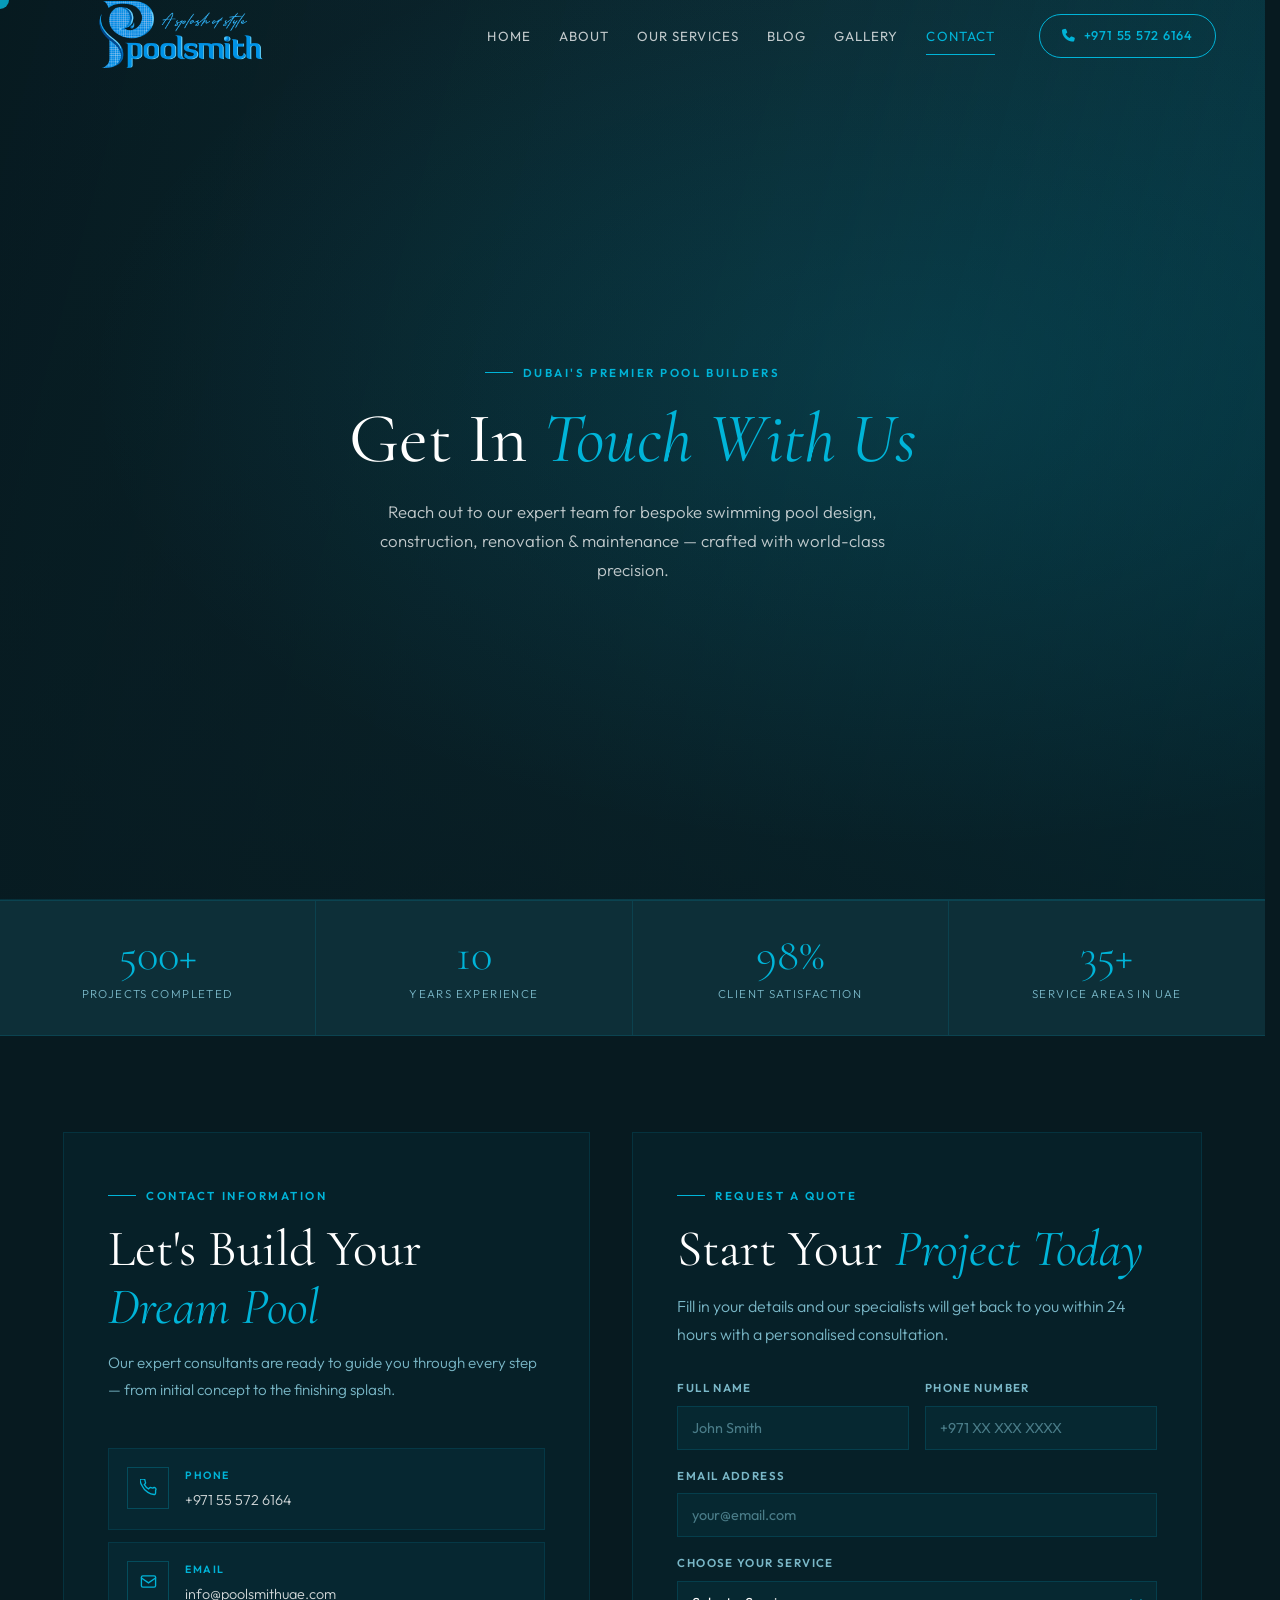
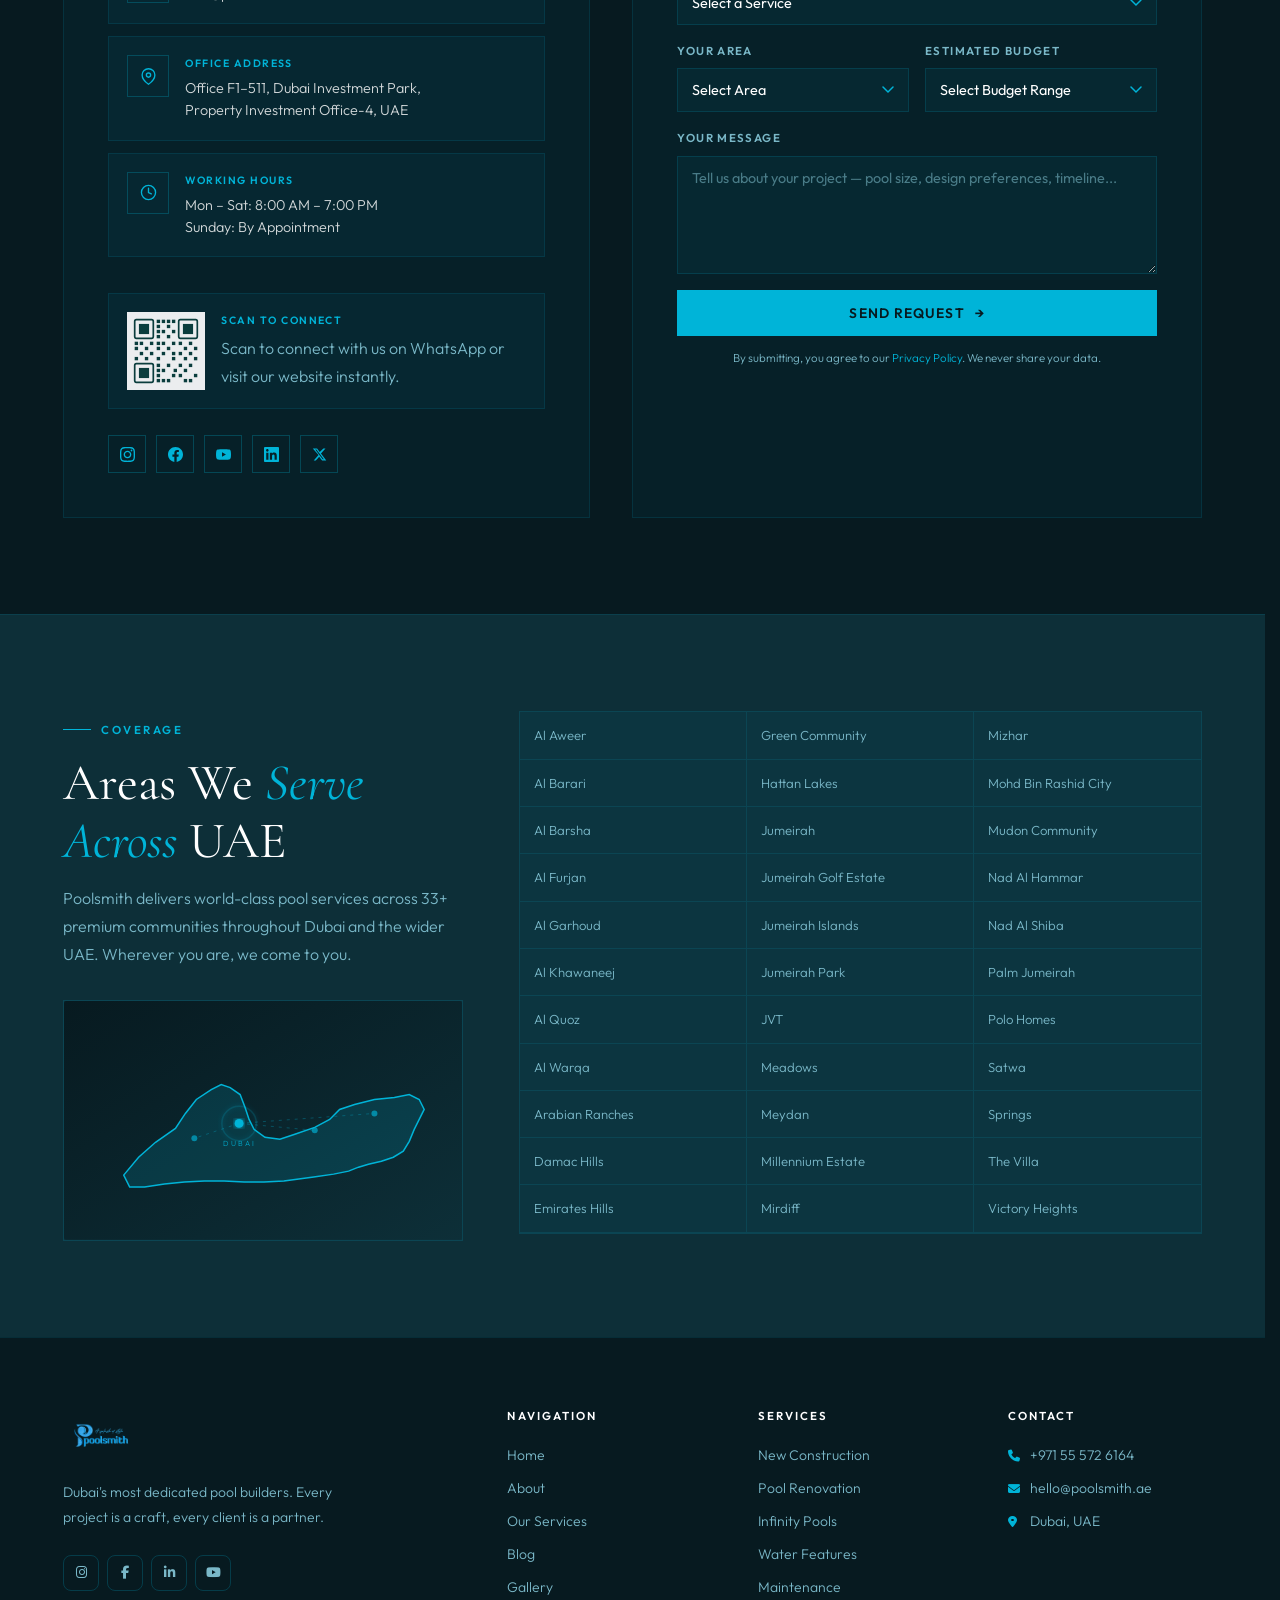
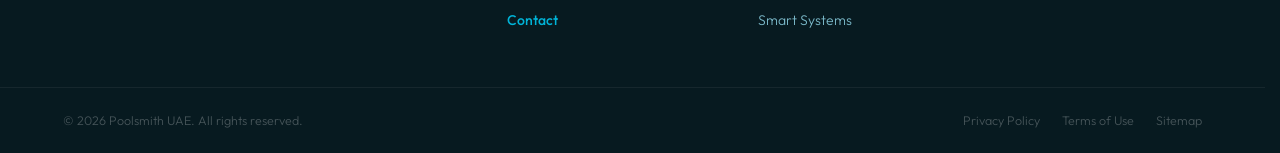
<file: contact.html>
<!DOCTYPE html>
<html lang="en">
<head>
  <meta charset="UTF-8">
  <meta name="description" content="Get in touch with Poolsmith UAE for a free consultation on your pool project. Call +971 55 572 6164 or fill out our online enquiry form." />
  <meta name="viewport" content="width=device-width, initial-scale=1.0">
  <title>Contact Poolsmith Dubai — Get a Free Pool Quote</title>
  <meta name="robots" content="index, follow" />
  <link rel="canonical" href="https://poolsmithuae.com/contact.html" />

  <!-- Favicon -->
  <link rel="icon" href="images/pool.jpg" type="image/jpeg" />

  <!-- Open Graph -->
  <meta property="og:type"        content="website" />
  <meta property="og:url"         content="https://poolsmithuae.com/contact.html" />
  <meta property="og:title"       content="Contact Poolsmith Dubai — Get a Free Pool Quote" />
  <meta property="og:description" content="Get in touch with Poolsmith UAE for a free consultation on your pool project. Call +971 55 572 6164 or fill out our online enquiry form." />
  <meta property="og:image"       content="https://images.unsplash.com/photo-1575429198097-0414ec08e8cd?w=1200&q=80" />

  <!-- Twitter Card -->
  <meta name="twitter:card"        content="summary_large_image" />
  <meta name="twitter:title"       content="Contact Poolsmith Dubai — Get a Free Pool Quote" />
  <meta name="twitter:description" content="Get in touch with Poolsmith UAE for a free consultation on your pool project. Call +971 55 572 6164 or fill out our online enquiry form." />
  <meta name="twitter:image"       content="https://images.unsplash.com/photo-1575429198097-0414ec08e8cd?w=1200&q=80" />

  <link rel="preconnect" href="https://fonts.googleapis.com" />
  <link rel="preconnect" href="https://fonts.gstatic.com" crossorigin />
  <link href="https://fonts.googleapis.com/css2?family=Cormorant+Garamond:ital,wght@0,300;0,400;0,600;1,300;1,400&family=Outfit:wght@300;400;500;600&display=swap" rel="stylesheet" />
  <link rel="stylesheet" href="https://cdnjs.cloudflare.com/ajax/libs/font-awesome/6.5.1/css/all.min.css" />
  <link rel="stylesheet" href="css/style.css" />
  <link rel="stylesheet" href="css/contact.css">
  <link rel="stylesheet" href="css/footer.css" />
</head>
<body class="page-contact">

<div id="cursor" class="cursor" aria-hidden="true"></div>

<!-- ═══════════════════════════════════════
     NAV
═══════════════════════════════════════ -->
 <div id="navbar-placeholder" data-page="contact"></div>

<!-- ═══════════════════════════════════════
     HERO — dark-teal left → bright-teal right
═══════════════════════════════════════ -->
<section class="hero">
  <div class="hero-ring"></div>
  <div class="hero-content anim anim-d1">
    <div class="hero-badge">
      <span>✦</span> Dubai's Premier Pool Builders
    </div>
    <h1>Get In <em>Touch With Us</em></h1>
    <p class="hero-sub">Reach out to our expert team for bespoke swimming pool design, construction, renovation &amp; maintenance — crafted with world-class precision.</p>
  </div>
</section>

<!-- ═══════════════════════════════════════
     STATS
═══════════════════════════════════════ -->
<div class="stats-bar">
  <div class="stat-item">
    <div class="stat-num">500+</div>
    <div class="stat-label">Projects Completed</div>
  </div>
  <div class="stat-item">
    <div class="stat-num">10</div>
    <div class="stat-label">Years Experience</div>
  </div>
  <div class="stat-item">
    <div class="stat-num">98%</div>
    <div class="stat-label">Client Satisfaction</div>
  </div>
  <div class="stat-item">
    <div class="stat-num">35+</div>
    <div class="stat-label">Service Areas in UAE</div>
  </div>
</div>

<!-- ═══════════════════════════════════════
     CONTACT MAIN
═══════════════════════════════════════ -->
<section class="contact-main">

  <!-- LEFT: info -->
  <div class="contact-info anim anim-d2">
    <div class="section-label">Contact Information</div>
    <h2>Let's Build Your<br><em>Dream Pool</em></h2>
    <p>Our expert consultants are ready to guide you through every step — from initial concept to the finishing splash.</p>

    <div class="info-cards">
      <div class="info-card">
        <div class="info-icon">
          <svg width="17" height="17" viewBox="0 0 24 24" fill="none" stroke="currentColor" stroke-width="1.9" stroke-linecap="round"><path d="M22 16.92v3a2 2 0 01-2.18 2 19.79 19.79 0 01-8.63-3.07A19.5 19.5 0 013.07 9.81 19.79 19.79 0 01.01 1.18 2 2 0 012 .01h3a2 2 0 012 1.72c.127.96.361 1.903.7 2.81a2 2 0 01-.45 2.11L6.09 7.91a16 16 0 006 6l1.27-1.27a2 2 0 012.11-.45c.907.339 1.85.573 2.81.7A2 2 0 0122 16h0v.92z"/></svg>
        </div>
        <div>
          <div class="info-text-label">Phone</div>
          <div class="info-text-val">+971 55 572 6164</div>
        </div>
      </div>
      <div class="info-card">
        <div class="info-icon">
          <svg width="17" height="17" viewBox="0 0 24 24" fill="none" stroke="currentColor" stroke-width="1.9" stroke-linecap="round"><rect x="2" y="4" width="20" height="16" rx="2"/><path d="M22 7l-10 7L2 7"/></svg>
        </div>
        <div>
          <div class="info-text-label">Email</div>
          <div class="info-text-val">info@poolsmithuae.com</div>
        </div>
      </div>
      <div class="info-card">
        <div class="info-icon">
          <svg width="17" height="17" viewBox="0 0 24 24" fill="none" stroke="currentColor" stroke-width="1.9" stroke-linecap="round"><path d="M21 10c0 7-9 13-9 13s-9-6-9-13a9 9 0 0118 0z"/><circle cx="12" cy="10" r="3"/></svg>
        </div>
        <div>
          <div class="info-text-label">Office Address</div>
          <div class="info-text-val">Office F1–511, Dubai Investment Park,<br>Property Investment Office-4, UAE</div>
        </div>
      </div>
      <div class="info-card">
        <div class="info-icon">
          <svg width="17" height="17" viewBox="0 0 24 24" fill="none" stroke="currentColor" stroke-width="1.9" stroke-linecap="round"><circle cx="12" cy="12" r="10"/><polyline points="12 6 12 12 16 14"/></svg>
        </div>
        <div>
          <div class="info-text-label">Working Hours</div>
          <div class="info-text-val">Mon – Sat: 8:00 AM – 7:00 PM<br>Sunday: By Appointment</div>
        </div>
      </div>
    </div>

    <!-- QR -->
    <div class="qr-section">
      <div class="qr-box">
        <svg viewBox="0 0 78 78" xmlns="http://www.w3.org/2000/svg" fill="#0a3d3d">
          <rect x="2" y="2" width="22" height="22" rx="2" fill="none" stroke="#0a3d3d" stroke-width="2"/>
          <rect x="7" y="7" width="12" height="12"/>
          <rect x="54" y="2" width="22" height="22" rx="2" fill="none" stroke="#0a3d3d" stroke-width="2"/>
          <rect x="59" y="7" width="12" height="12"/>
          <rect x="2" y="54" width="22" height="22" rx="2" fill="none" stroke="#0a3d3d" stroke-width="2"/>
          <rect x="7" y="59" width="12" height="12"/>
          <rect x="28" y="2" width="4" height="4"/><rect x="34" y="2" width="4" height="4"/>
          <rect x="40" y="2" width="4" height="4"/><rect x="46" y="2" width="4" height="4"/>
          <rect x="28" y="8" width="4" height="4"/><rect x="40" y="8" width="4" height="4"/>
          <rect x="28" y="14" width="4" height="4"/><rect x="34" y="14" width="4" height="4"/>
          <rect x="46" y="14" width="4" height="4"/><rect x="28" y="20" width="4" height="4"/>
          <rect x="40" y="20" width="4" height="4"/><rect x="2" y="28" width="4" height="4"/>
          <rect x="8" y="28" width="4" height="4"/><rect x="20" y="28" width="4" height="4"/>
          <rect x="28" y="28" width="4" height="4"/><rect x="34" y="28" width="4" height="4"/>
          <rect x="46" y="28" width="4" height="4"/><rect x="54" y="28" width="4" height="4"/>
          <rect x="66" y="28" width="4" height="4"/><rect x="2" y="34" width="4" height="4"/>
          <rect x="14" y="34" width="4" height="4"/><rect x="28" y="34" width="4" height="4"/>
          <rect x="40" y="34" width="4" height="4"/><rect x="60" y="34" width="4" height="4"/>
          <rect x="72" y="34" width="4" height="4"/><rect x="8" y="40" width="4" height="4"/>
          <rect x="20" y="40" width="4" height="4"/><rect x="34" y="40" width="4" height="4"/>
          <rect x="46" y="40" width="4" height="4"/><rect x="54" y="40" width="4" height="4"/>
          <rect x="66" y="40" width="4" height="4"/><rect x="2" y="46" width="4" height="4"/>
          <rect x="14" y="46" width="4" height="4"/><rect x="28" y="46" width="4" height="4"/>
          <rect x="46" y="46" width="4" height="4"/><rect x="60" y="46" width="4" height="4"/>
          <rect x="72" y="46" width="4" height="4"/><rect x="28" y="54" width="4" height="4"/>
          <rect x="40" y="54" width="4" height="4"/><rect x="54" y="54" width="4" height="4"/>
          <rect x="66" y="54" width="4" height="4"/><rect x="28" y="60" width="4" height="4"/>
          <rect x="34" y="60" width="4" height="4"/><rect x="48" y="60" width="4" height="4"/>
          <rect x="60" y="60" width="4" height="4"/><rect x="28" y="66" width="4" height="4"/>
          <rect x="46" y="66" width="4" height="4"/><rect x="54" y="66" width="4" height="4"/>
          <rect x="72" y="66" width="4" height="4"/><rect x="28" y="72" width="4" height="4"/>
          <rect x="34" y="72" width="4" height="4"/><rect x="40" y="72" width="4" height="4"/>
          <rect x="60" y="72" width="4" height="4"/><rect x="66" y="72" width="4" height="4"/>
        </svg>
      </div>
      <div>
        <div class="qr-text-label">Scan to Connect</div>
        <div class="qr-text-desc">Scan to connect with us on WhatsApp or visit our website instantly.</div>
      </div>
    </div>

    <!-- Social -->
    <div class="social-row">
      <a href="#" class="social-btn" aria-label="Instagram"><svg width="15" height="15" viewBox="0 0 24 24" fill="currentColor"><path d="M12 2.163c3.204 0 3.584.012 4.85.07 3.252.148 4.771 1.691 4.919 4.919.058 1.265.069 1.645.069 4.849 0 3.205-.012 3.584-.069 4.849-.149 3.225-1.664 4.771-4.919 4.919-1.266.058-1.644.07-4.85.07-3.204 0-3.584-.012-4.849-.07-3.26-.149-4.771-1.699-4.919-4.92-.058-1.265-.07-1.644-.07-4.849 0-3.204.013-3.583.07-4.849.149-3.227 1.664-4.771 4.919-4.919 1.266-.057 1.645-.069 4.849-.069zm0-2.163c-3.259 0-3.667.014-4.947.072-4.358.2-6.78 2.618-6.98 6.98-.059 1.281-.073 1.689-.073 4.948 0 3.259.014 3.668.072 4.948.2 4.358 2.618 6.78 6.98 6.98 1.281.058 1.689.072 4.948.072 3.259 0 3.668-.014 4.948-.072 4.354-.2 6.782-2.618 6.979-6.98.059-1.28.073-1.689.073-4.948 0-3.259-.014-3.667-.072-4.947-.196-4.354-2.617-6.78-6.979-6.98-1.281-.059-1.69-.073-4.949-.073zm0 5.838c-3.403 0-6.162 2.759-6.162 6.162s2.759 6.163 6.162 6.163 6.162-2.759 6.162-6.163c0-3.403-2.759-6.162-6.162-6.162zm0 10.162c-2.209 0-4-1.79-4-4 0-2.209 1.791-4 4-4s4 1.791 4 4c0 2.21-1.791 4-4 4zm6.406-11.845c-.796 0-1.441.645-1.441 1.44s.645 1.44 1.441 1.44c.795 0 1.439-.645 1.439-1.44s-.644-1.44-1.439-1.44z"/></svg></a>
      <a href="#" class="social-btn" aria-label="Facebook"><svg width="15" height="15" viewBox="0 0 24 24" fill="currentColor"><path d="M24 12.073c0-6.627-5.373-12-12-12s-12 5.373-12 12c0 5.99 4.388 10.954 10.125 11.854v-8.385H7.078v-3.47h3.047V9.43c0-3.007 1.792-4.669 4.533-4.669 1.312 0 2.686.235 2.686.235v2.953H15.83c-1.491 0-1.956.925-1.956 1.874v2.25h3.328l-.532 3.47h-2.796v8.385C19.612 23.027 24 18.062 24 12.073z"/></svg></a>
      <a href="#" class="social-btn" aria-label="YouTube"><svg width="15" height="15" viewBox="0 0 24 24" fill="currentColor"><path d="M23.495 6.205a3.007 3.007 0 0 0-2.088-2.088c-1.87-.501-9.396-.501-9.396-.501s-7.507-.01-9.396.501A3.007 3.007 0 0 0 .527 6.205a31.247 31.247 0 0 0-.522 5.805 31.247 31.247 0 0 0 .522 5.783 3.007 3.007 0 0 0 2.088 2.088c1.868.502 9.396.502 9.396.502s7.506 0 9.396-.502a3.007 3.007 0 0 0 2.088-2.088 31.247 31.247 0 0 0 .5-5.783 31.247 31.247 0 0 0-.5-5.805zM9.609 15.601V8.408l6.264 3.602z"/></svg></a>
      <a href="#" class="social-btn" aria-label="LinkedIn"><svg width="15" height="15" viewBox="0 0 24 24" fill="currentColor"><path d="M20.447 20.452h-3.554v-5.569c0-1.328-.027-3.037-1.852-3.037-1.853 0-2.136 1.445-2.136 2.939v5.667H9.351V9h3.414v1.561h.046c.477-.9 1.637-1.85 3.37-1.85 3.601 0 4.267 2.37 4.267 5.455v6.286zM5.337 7.433c-1.144 0-2.063-.926-2.063-2.065 0-1.138.92-2.063 2.063-2.063 1.14 0 2.064.925 2.064 2.063 0 1.139-.925 2.065-2.064 2.065zm1.782 13.019H3.555V9h3.564v11.452zM22.225 0H1.771C.792 0 0 .774 0 1.729v20.542C0 23.227.792 24 1.771 24h20.451C23.2 24 24 23.227 24 22.271V1.729C24 .774 23.2 0 22.222 0h.003z"/></svg></a>
      <a href="#" class="social-btn" aria-label="X"><svg width="15" height="15" viewBox="0 0 24 24" fill="currentColor"><path d="M18.244 2.25h3.308l-7.227 8.26 8.502 11.24H16.17l-4.714-6.231-5.401 6.231H2.746l7.73-8.835L1.254 2.25H8.08l4.259 5.632zm-1.161 17.52h1.833L7.084 4.126H5.117z"/></svg></a>
    </div>
  </div>

  <!-- RIGHT: form -->
  <div class="contact-form-wrap anim anim-d3">
    <div class="form-header">
      <div class="section-label">Request a Quote</div>
      <h2>Start Your <em>Project Today</em></h2>
      <p>Fill in your details and our specialists will get back to you within 24 hours with a personalised consultation.</p>
    </div>

    <div id="quoteForm">
      <div class="form-row">
        <div class="form-group">
          <label for="fname">Full Name</label>
          <input type="text" id="fname" placeholder="John Smith" required>
        </div>
        <div class="form-group">
          <label for="phone">Phone Number</label>
          <input type="tel" id="fphone" placeholder="+971 XX XXX XXXX" required>
        </div>
      </div>
      <div class="form-group">
        <label for="email">Email Address</label>
        <input type="email" id="email" placeholder="your@email.com" required>
      </div>
      <div class="form-group">
        <label for="service">Choose Your Service</label>
        <select id="service">
          <option value="" disabled selected>Select a Service</option>
          <option>Pool Design</option><option>Pool Construction</option>
          <option>Pool Renovation</option><option>Pool Maintenance</option>
          <option>Landscaping</option><option>Equipment Maintenance</option>
          <option>Leak Detection</option><option>Pool Heating &amp; Cooling</option>
          <option>Technical Services</option>
        </select>
      </div>
      <div class="form-row">
        <div class="form-group">
          <label for="area">Your Area</label>
          <select id="area">
            <option value="" disabled selected>Select Area</option>
            <option>Al Aweer</option><option>Al Barari</option><option>Al Barsha</option>
            <option>Al Furjan</option><option>Al Garhoud</option><option>Al Khawaneej</option>
            <option>Al Quoz</option><option>Al Warqa</option><option>Arabian Ranches</option>
            <option>Damac Hills</option><option>Emirates Hills</option><option>Green Community</option>
            <option>Hattan Lakes</option><option>Jumeirah</option><option>Jumeirah Golf Estate</option>
            <option>Jumeirah Islands</option><option>Jumeirah Park</option>
            <option>Jumeirah Village Triangle</option><option>Meadows</option><option>Meydan</option>
            <option>Millennium Estate</option><option>Mirdiff</option><option>Mizhar</option>
            <option>Mohd Bin Rashid City</option><option>Mudon Community</option>
            <option>Nad Al Hammar</option><option>Nad Al Shiba</option><option>Palm Jumeirah</option>
            <option>Polo Homes</option><option>Satwa</option><option>Springs</option>
            <option>The Villa</option><option>Victory Heights</option>
          </select>
        </div>
        <div class="form-group">
          <label for="budget">Estimated Budget</label>
          <select id="budget">
            <option value="" disabled selected>Select Budget Range</option>
            <option>Under AED 50,000</option><option>AED 50,000 – 150,000</option>
            <option>AED 150,000 – 300,000</option><option>AED 300,000 – 500,000</option>
            <option>AED 500,000+</option>
          </select>
        </div>
      </div>
      <div class="form-group">
        <label for="message">Your Message</label>
        <textarea id="message" placeholder="Tell us about your project — pool size, design preferences, timeline..."></textarea>
      </div>
      <button class="submit-btn" onclick="handleSubmit()">
        Send Request <span class="btn-arrow">→</span>
      </button>
      <p class="form-note">By submitting, you agree to our <a href="#">Privacy Policy</a>. We never share your data.</p>
    </div>

    <div class="success-msg" id="successMsg">
      <div class="success-icon">✓</div>
      <h3>Request Sent!</h3>
      <p>Thank you for reaching out. Our team will contact you within 24 hours with a personalised quote.</p>
    </div>
  </div>

</section>

<!-- ═══════════════════════════════════════
     AREAS
═══════════════════════════════════════ -->
<section class="areas-section">
  <div class="areas-inner">
    <div class="areas-left">
      <div class="section-label">Coverage</div>
      <h2>Areas We <em>Serve Across</em> UAE</h2>
      <p>Poolsmith delivers world-class pool services across 33+ premium communities throughout Dubai and the wider UAE. Wherever you are, we come to you.</p>
      <div class="uae-map-container">
        <svg viewBox="0 0 400 240" xmlns="http://www.w3.org/2000/svg">
          <defs>
            <linearGradient id="mapG" x1="0%" y1="0%" x2="100%" y2="100%">
              <stop offset="0%" style="stop-color:#071a20"/>
              <stop offset="100%" style="stop-color:#0d2f38"/>
            </linearGradient>
            <filter id="glow2"><feGaussianBlur stdDeviation="2.5" result="b"/><feMerge><feMergeNode in="b"/><feMergeNode in="SourceGraphic"/></feMerge></filter>
          </defs>
          <rect width="400" height="240" fill="url(#mapG)" rx="2"/>
          <path d="M60 175 L75 157 L92 142 L112 128 L122 113 L133 99 L148 89 L158 84 L167 87 L177 94 L182 107 L186 119 L191 129 L202 137 L217 139 L232 134 L252 127 L267 119 L277 109 L292 104 L312 99 L332 97 L347 94 L357 99 L362 109 L357 119 L352 129 L347 141 L341 151 L331 157 L319 161 L306 164 L296 167 L286 171 L271 174 L251 177 L236 179 L221 181 L201 182 L181 182 L161 181 L141 181 L121 182 L101 184 L81 187 L66 187 Z"
            fill="rgba(0,180,216,0.15)" stroke="#00b4d8" stroke-width="1.5"/>
          <circle cx="176" cy="123" r="10" fill="none" stroke="#00b4d8" stroke-width="1.5" filter="url(#glow2)" opacity="0.85">
            <animate attributeName="r" values="10;18;10" dur="2.8s" repeatCount="indefinite"/>
            <animate attributeName="opacity" values="0.85;0.15;0.85" dur="2.8s" repeatCount="indefinite"/>
          </circle>
          <circle cx="176" cy="123" r="4.5" fill="#00b4d8" filter="url(#glow2)"/>
          <circle cx="312" cy="113" r="3" fill="#00b4d8" opacity="0.65"/>
          <circle cx="252" cy="130" r="3" fill="#00b4d8" opacity="0.65"/>
          <circle cx="131" cy="138" r="3" fill="#00b4d8" opacity="0.65"/>
          <line x1="176" y1="123" x2="312" y2="113" stroke="rgba(0,180,216,0.3)" stroke-width="1" stroke-dasharray="3,5"/>
          <line x1="176" y1="123" x2="252" y2="130" stroke="rgba(0,180,216,0.3)" stroke-width="1" stroke-dasharray="3,5"/>
          <line x1="176" y1="123" x2="131" y2="138" stroke="rgba(0,180,216,0.3)" stroke-width="1" stroke-dasharray="3,5"/>
          <text x="176" y="146" text-anchor="middle" fill="#00b4d8" font-size="7.5" font-family="Outfit,sans-serif" letter-spacing="2" opacity="0.9">DUBAI</text>
        </svg>
      </div>
    </div>
    <div>
      <div class="areas-grid">
        <a class="area-item" href="#">Al Aweer</a><a class="area-item" href="#">Green Community</a><a class="area-item" href="#">Mizhar</a>
        <a class="area-item" href="#">Al Barari</a><a class="area-item" href="#">Hattan Lakes</a><a class="area-item" href="#">Mohd Bin Rashid City</a>
        <a class="area-item" href="#">Al Barsha</a><a class="area-item" href="#">Jumeirah</a><a class="area-item" href="#">Mudon Community</a>
        <a class="area-item" href="#">Al Furjan</a><a class="area-item" href="#">Jumeirah Golf Estate</a><a class="area-item" href="#">Nad Al Hammar</a>
        <a class="area-item" href="#">Al Garhoud</a><a class="area-item" href="#">Jumeirah Islands</a><a class="area-item" href="#">Nad Al Shiba</a>
        <a class="area-item" href="#">Al Khawaneej</a><a class="area-item" href="#">Jumeirah Park</a><a class="area-item" href="#">Palm Jumeirah</a>
        <a class="area-item" href="#">Al Quoz</a><a class="area-item" href="#">JVT</a><a class="area-item" href="#">Polo Homes</a>
        <a class="area-item" href="#">Al Warqa</a><a class="area-item" href="#">Meadows</a><a class="area-item" href="#">Satwa</a>
        <a class="area-item" href="#">Arabian Ranches</a><a class="area-item" href="#">Meydan</a><a class="area-item" href="#">Springs</a>
        <a class="area-item" href="#">Damac Hills</a><a class="area-item" href="#">Millennium Estate</a><a class="area-item" href="#">The Villa</a>
        <a class="area-item" href="#">Emirates Hills</a><a class="area-item" href="#">Mirdiff</a><a class="area-item" href="#">Victory Heights</a>
      </div>
    </div>
  </div>
</section>


<div id="footer-placeholder"></div>

<script>
function handleSubmit() {
  var valid = true;
  ['fname','fphone','email'].forEach(function(id) {
    var el = document.getElementById(id);
    if (el && !el.value.trim()) {
      el.style.borderColor = '#e05555';
      el.style.boxShadow = '0 0 0 3px rgba(224,85,85,0.1)';
      setTimeout(function() { el.style.borderColor = ''; el.style.boxShadow = ''; }, 2200);
      valid = false;
    }
  });
  if (!valid) return;
  document.getElementById('quoteForm').style.display = 'none';
  document.getElementById('successMsg').classList.add('show');
}
</script>
<script src="js/navbar.js"></script>
<script src="js/main.js"></script>
<script src="js/footer.js"></script>
</body>
</html>
</file>
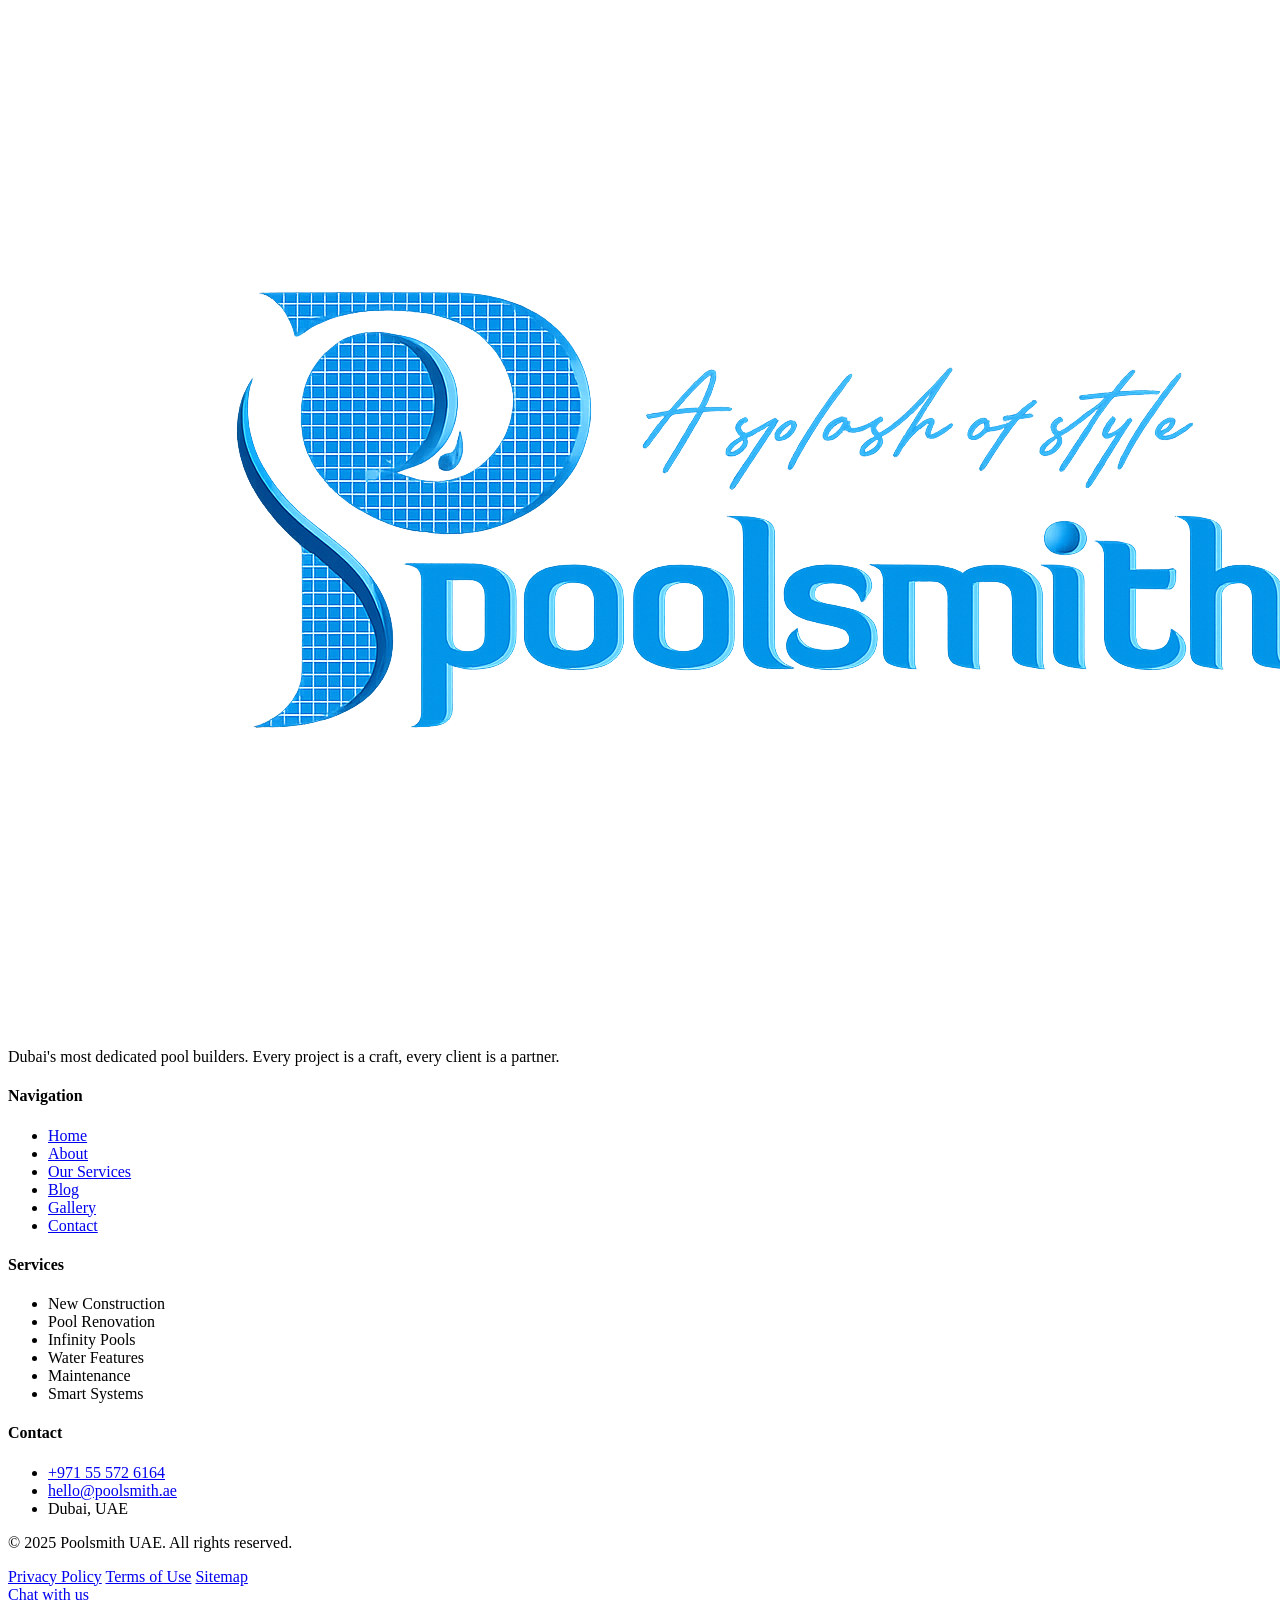
<file: footer.html>
<!-- ═══════════════════════════════════════════
     POOLSMITH — footer.html
     Shared footer snippet — loaded by footer.js
     into every page's #footer-placeholder div.
     DO NOT add <html>/<head>/<body> tags here.
═══════════════════════════════════════════ -->

<footer role="contentinfo">
  <div class="footer-top">

    <!-- Brand col -->
    <div class="footer-brand">
      <div class="f-logo">
        <img src="images/logo.png" alt="Poolsmith" class="f-logo-img" onerror="this.style.display='none'; this.nextElementSibling.style.display='block';" />
        <span class="f-logo-fallback" style="display:none;">Poolsmith</span>
      </div>
      <p>Dubai's most dedicated pool builders. Every project is a craft, every client is a partner.</p>
      <div class="f-socials">
        <a href="#" aria-label="Instagram"><i class="fa-brands fa-instagram" aria-hidden="true"></i></a>
        <a href="#" aria-label="Facebook"><i class="fa-brands fa-facebook-f" aria-hidden="true"></i></a>
        <a href="#" aria-label="LinkedIn"><i class="fa-brands fa-linkedin-in" aria-hidden="true"></i></a>
        <a href="#" aria-label="YouTube"><i class="fa-brands fa-youtube" aria-hidden="true"></i></a>
      </div>
    </div>

    <!-- Navigation col -->
    <div class="f-col">
      <h4>Navigation</h4>
      <ul>
        <li><a href="index.html">Home</a></li>
        <li><a href="about.html">About</a></li>
        <li><a href="ourservice.html">Our Services</a></li>
        <li><a href="blog.html">Blog</a></li>
        <li><a href="gallery.html">Gallery</a></li>
        <li><a href="contact.html">Contact</a></li>
      </ul>
    </div>

    <!-- Services col -->
    <div class="f-col">
      <h4>Services</h4>
      <ul>
        <li>New Construction</li>
        <li>Pool Renovation</li>
        <li>Infinity Pools</li>
        <li>Water Features</li>
        <li>Maintenance</li>
        <li>Smart Systems</li>
      </ul>
    </div>

    <!-- Contact col -->
    <div class="f-col">
      <h4>Contact</h4>
      <ul>
        <li>
          <a href="tel:+971555726164">
            <i class="fa-solid fa-phone" aria-hidden="true"></i>
            +971 55 572 6164
          </a>
        </li>
        <li>
          <a href="mailto:hello@poolsmith.ae">
            <i class="fa-solid fa-envelope" aria-hidden="true"></i>
            hello@poolsmith.ae
          </a>
        </li>
        <li>
          <i class="fa-solid fa-location-dot" aria-hidden="true"></i>
          Dubai, UAE
        </li>
      </ul>
    </div>

  </div><!-- /.footer-top -->

  <div class="footer-bottom">
    <p>© <span class="footer-year">2025</span> Poolsmith UAE. All rights reserved.</p>
    <nav class="f-bottom-links" aria-label="Legal links">
      <a href="#">Privacy Policy</a>
      <a href="#">Terms of Use</a>
      <a href="#">Sitemap</a>
    </nav>
  </div>
</footer>

<!-- WHATSAPP FLOAT BUTTON -->
<a href="https://wa.me/971555726164"
   class="wa-float"
   target="_blank"
   rel="noopener noreferrer"
   aria-label="Chat on WhatsApp">
  <i class="fa-brands fa-whatsapp" aria-hidden="true"></i>
  <span class="wa-tooltip">Chat with us</span>
</a>
</file>
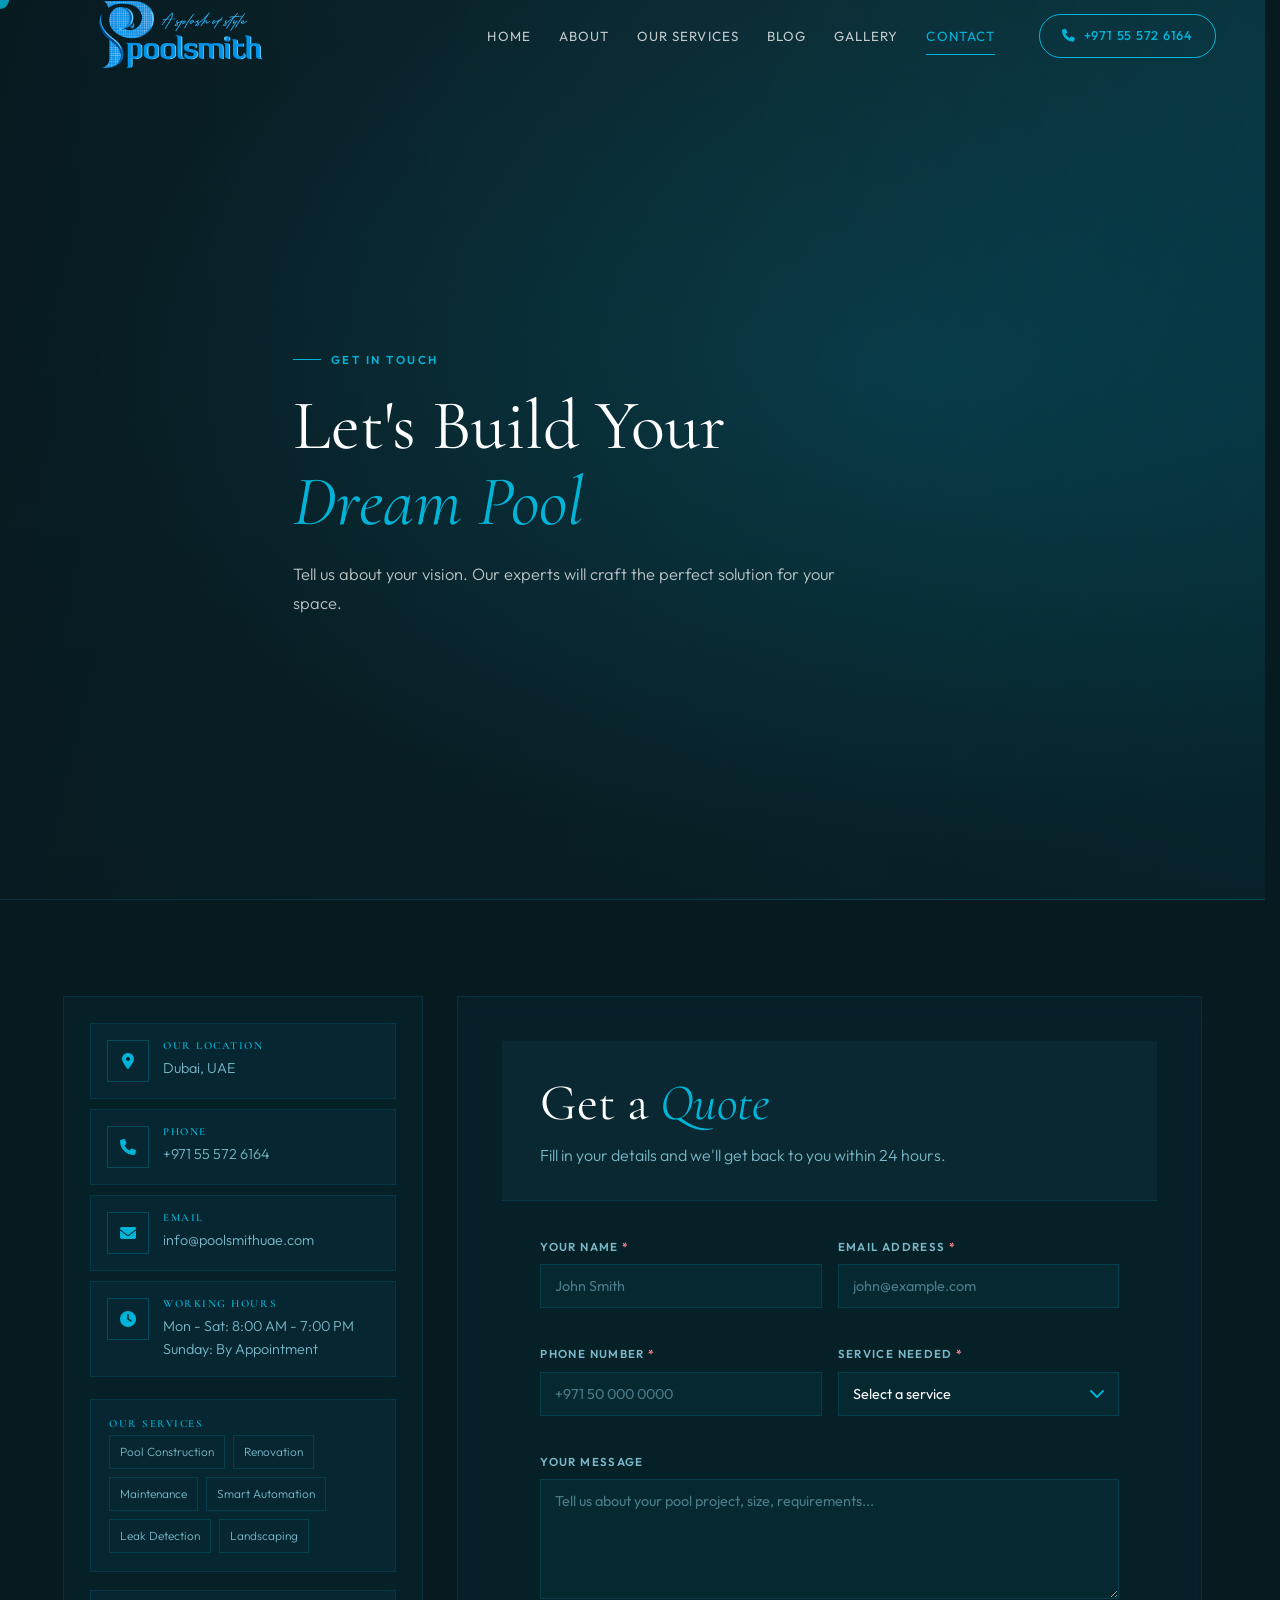
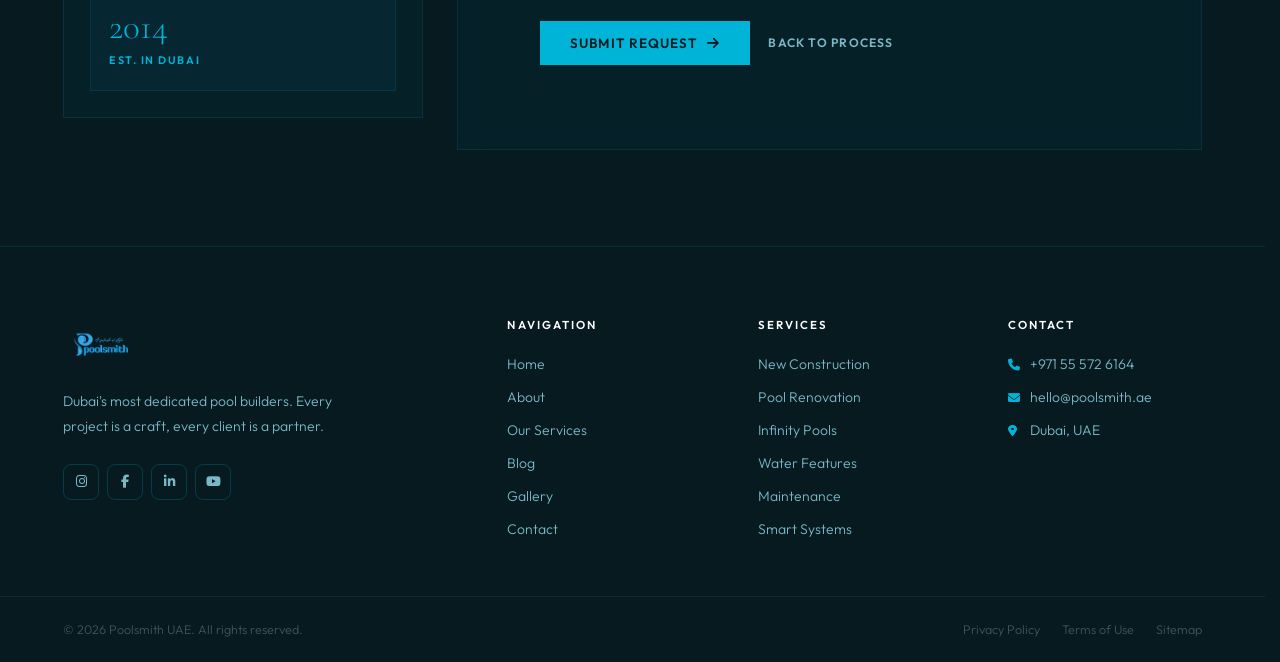
<file: form.html>
<!DOCTYPE html>
<html lang="en">
<head>
  <meta charset="UTF-8" />
  <meta name="description" content="Request a free, no-obligation quote for your swimming pool project in Dubai. Poolsmith luxury pool construction and renovation specialists." />
  <meta name="viewport" content="width=device-width, initial-scale=1.0" />
  <title>Request a Pool Quote | Poolsmith Dubai</title>
  <meta name="robots" content="index, follow" />
  <link rel="canonical" href="https://poolsmithuae.com/form.html" />

  <link rel="icon" href="images/pool.jpg" type="image/jpeg" />
  <meta property="og:type" content="website" />
  <meta property="og:url" content="https://poolsmithuae.com/form.html" />
  <meta property="og:title" content="Request a Pool Quote | Poolsmith Dubai" />
  <meta property="og:description" content="Request a free, no-obligation quote for your swimming pool project in Dubai." />
  <meta property="og:image" content="https://images.unsplash.com/photo-1575429198097-0414ec08e8cd?w=1200&q=80" />
  <meta name="twitter:card" content="summary_large_image" />
  <meta name="twitter:title" content="Request a Pool Quote | Poolsmith Dubai" />
  <meta name="twitter:description" content="Request a free, no-obligation quote for your swimming pool project in Dubai." />
  <meta name="twitter:image" content="https://images.unsplash.com/photo-1575429198097-0414ec08e8cd?w=1200&q=80" />

  <link rel="preconnect" href="https://fonts.googleapis.com" />
  <link rel="preconnect" href="https://fonts.gstatic.com" crossorigin />
  <link href="https://fonts.googleapis.com/css2?family=Cormorant+Garamond:ital,wght@0,300;0,400;0,600;1,300;1,400&family=Outfit:wght@300;400;500;600&display=swap" rel="stylesheet" />
  <link rel="stylesheet" href="https://cdnjs.cloudflare.com/ajax/libs/font-awesome/6.5.1/css/all.min.css" />
  <link rel="stylesheet" href="css/style.css" />
  <link rel="stylesheet" href="css/form.css" />
  <link rel="stylesheet" href="css/footer.css" />
</head>
<body class="page-form">

  <div id="cursor" class="cursor" aria-hidden="true"></div>
  <div id="navbar-placeholder" data-page="contact"></div>

  <header class="hero">
    <div class="hero__content">
      <p class="hero__eyebrow">Get In Touch</p>
      <h1 class="hero__title">Let's Build Your<br><em>Dream Pool</em></h1>
      <p class="hero__sub">Tell us about your vision. Our experts will craft the perfect solution for your space.</p>
    </div>
  </header>

  <main class="contact-layout" id="main-content">
    <aside class="contact-info">
      <div class="info-block">
        <div class="info-block__icon" aria-hidden="true"><i class="fa-solid fa-location-dot"></i></div>
        <div>
          <h4>Our Location</h4>
          <p>Dubai, UAE</p>
        </div>
      </div>

      <div class="info-block">
        <div class="info-block__icon" aria-hidden="true"><i class="fa-solid fa-phone"></i></div>
        <div>
          <h4>Phone</h4>
          <p><a href="tel:+971555726164">+971 55 572 6164</a></p>
        </div>
      </div>

      <div class="info-block">
        <div class="info-block__icon" aria-hidden="true"><i class="fa-solid fa-envelope"></i></div>
        <div>
          <h4>Email</h4>
          <p><a href="mailto:info@poolsmithuae.com">info@poolsmithuae.com</a></p>
        </div>
      </div>

      <div class="info-block">
        <div class="info-block__icon" aria-hidden="true"><i class="fa-solid fa-clock"></i></div>
        <div>
          <h4>Working Hours</h4>
          <p>Mon - Sat: 8:00 AM - 7:00 PM</p>
          <p>Sunday: By Appointment</p>
        </div>
      </div>

      <div class="services-summary">
        <h4 class="services-summary__heading">Our Services</h4>
        <div class="services-summary__grid">
          <span>Pool Construction</span>
          <span>Renovation</span>
          <span>Maintenance</span>
          <span>Smart Automation</span>
          <span>Leak Detection</span>
          <span>Landscaping</span>
        </div>
      </div>

      <div class="est-badge">
        <span class="est-badge__year">2014</span>
        <span class="est-badge__label">Est. in Dubai</span>
      </div>
    </aside>

    <section class="form-wrap">
      <div class="form-card">
        <div class="form-card__header">
          <h2>Get a <em>Quote</em></h2>
          <p>Fill in your details and we'll get back to you within 24 hours.</p>
        </div>

        <form class="quote-form" id="quoteForm" novalidate>
          <div class="form-row form-row--2">
            <div class="form-group">
              <label for="name">Your Name <span class="req">*</span></label>
              <input type="text" id="name" name="name" placeholder="John Smith" autocomplete="name" />
              <span class="form-error" id="nameErr"></span>
            </div>
            <div class="form-group">
              <label for="email">Email Address <span class="req">*</span></label>
              <input type="email" id="email" name="email" placeholder="john@example.com" autocomplete="email" />
              <span class="form-error" id="emailErr"></span>
            </div>
          </div>

          <div class="form-row form-row--2">
            <div class="form-group">
              <label for="phone">Phone Number <span class="req">*</span></label>
              <input type="tel" id="phone" name="phone" placeholder="+971 50 000 0000" autocomplete="tel" />
              <span class="form-error" id="phoneErr"></span>
            </div>
            <div class="form-group">
              <label for="service">Service Needed <span class="req">*</span></label>
              <div class="select-wrap">
                <select id="service" name="service">
                  <option value="">Select a service</option>
                  <option value="construction">Pool Construction</option>
                  <option value="renovation">Renovation</option>
                  <option value="maintenance">Maintenance</option>
                  <option value="automation">Smart Automation</option>
                  <option value="leak">Leak Detection</option>
                  <option value="heating">Pool Heating & Cooling</option>
                  <option value="landscaping">Landscaping</option>
                  <option value="technical">Technical Services</option>
                  <option value="amc">AMC Package</option>
                </select>
                <span class="select-arrow" aria-hidden="true"><i class="fa-solid fa-chevron-down"></i></span>
              </div>
              <span class="form-error" id="serviceErr"></span>
            </div>
          </div>

          <div class="form-group">
            <label for="message">Your Message</label>
            <textarea id="message" name="message" placeholder="Tell us about your pool project, size, requirements..." rows="5"></textarea>
          </div>

          <div class="form-actions">
            <button type="submit" class="submit-btn" id="submitBtn">
              <span class="submit-btn__text">Submit Request</span>
              <span class="submit-btn__icon" aria-hidden="true"><i class="fa-solid fa-arrow-right"></i></span>
            </button>
            <a href="ourservice.html#process" class="back-link">Back to Process</a>
          </div>

          <div class="form-success" id="formSuccess">
            <div class="form-success__icon" aria-hidden="true"><i class="fa-solid fa-check"></i></div>
            <h3>Request Received</h3>
            <p>Thank you. Our team will contact you within 24 hours.</p>
          </div>
        </form>
      </div>
    </section>
  </main>

  <div id="footer-placeholder"></div>

  <script src="js/navbar.js"></script>
  <script src="js/main.js"></script>
  <script src="js/footer.js"></script>
</body>
</html>
</file>
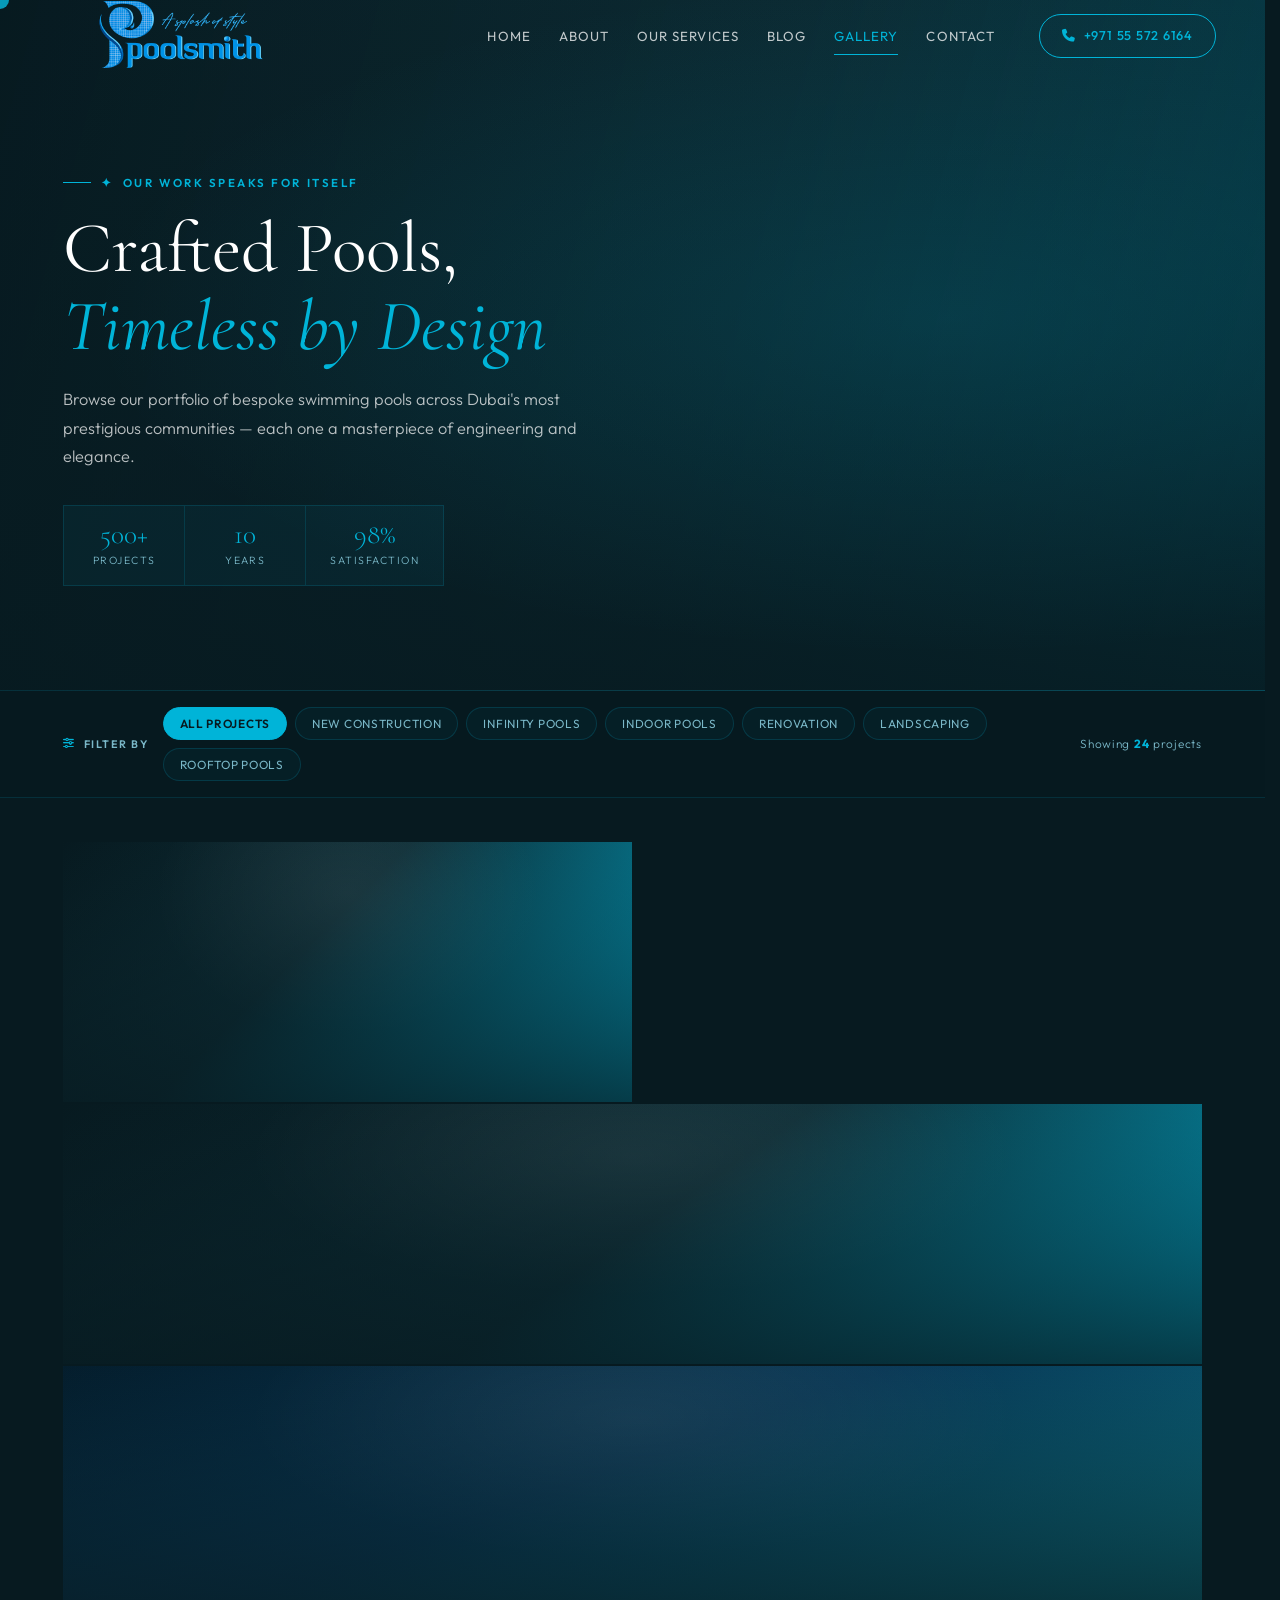
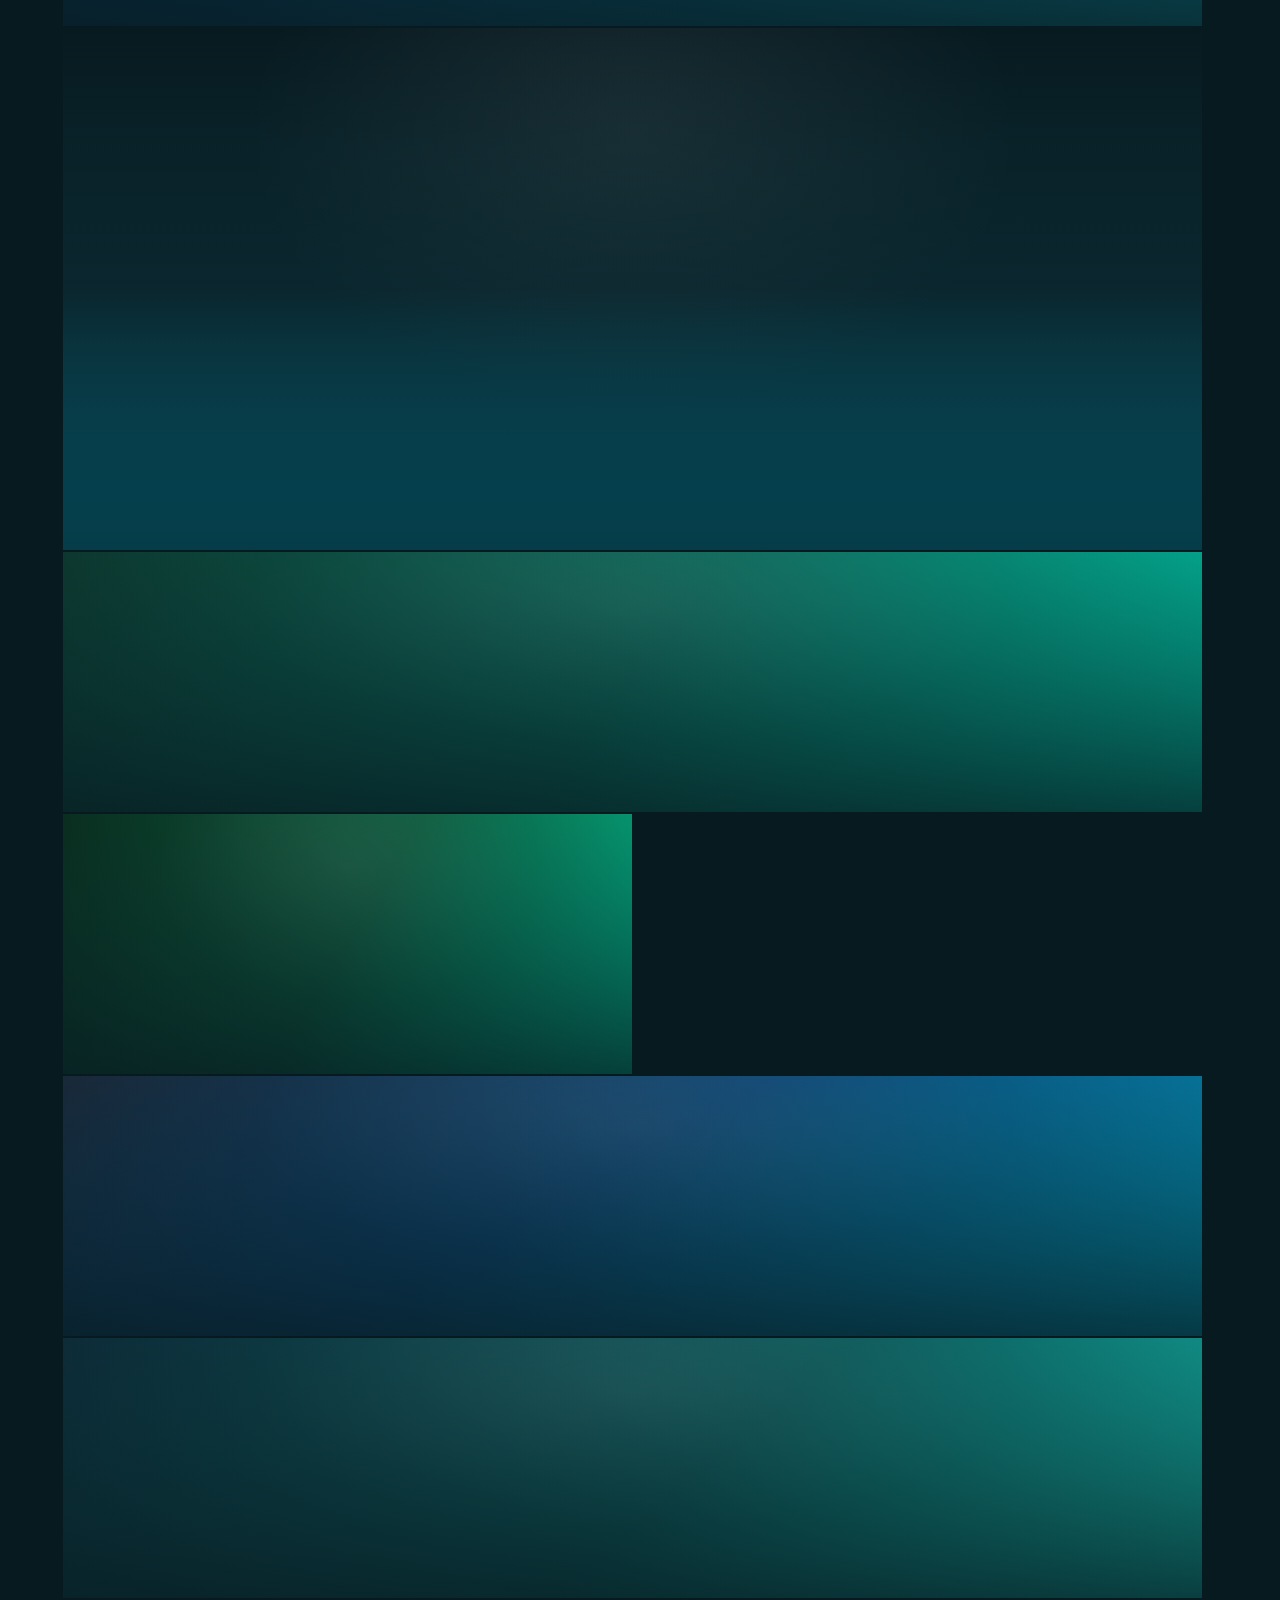
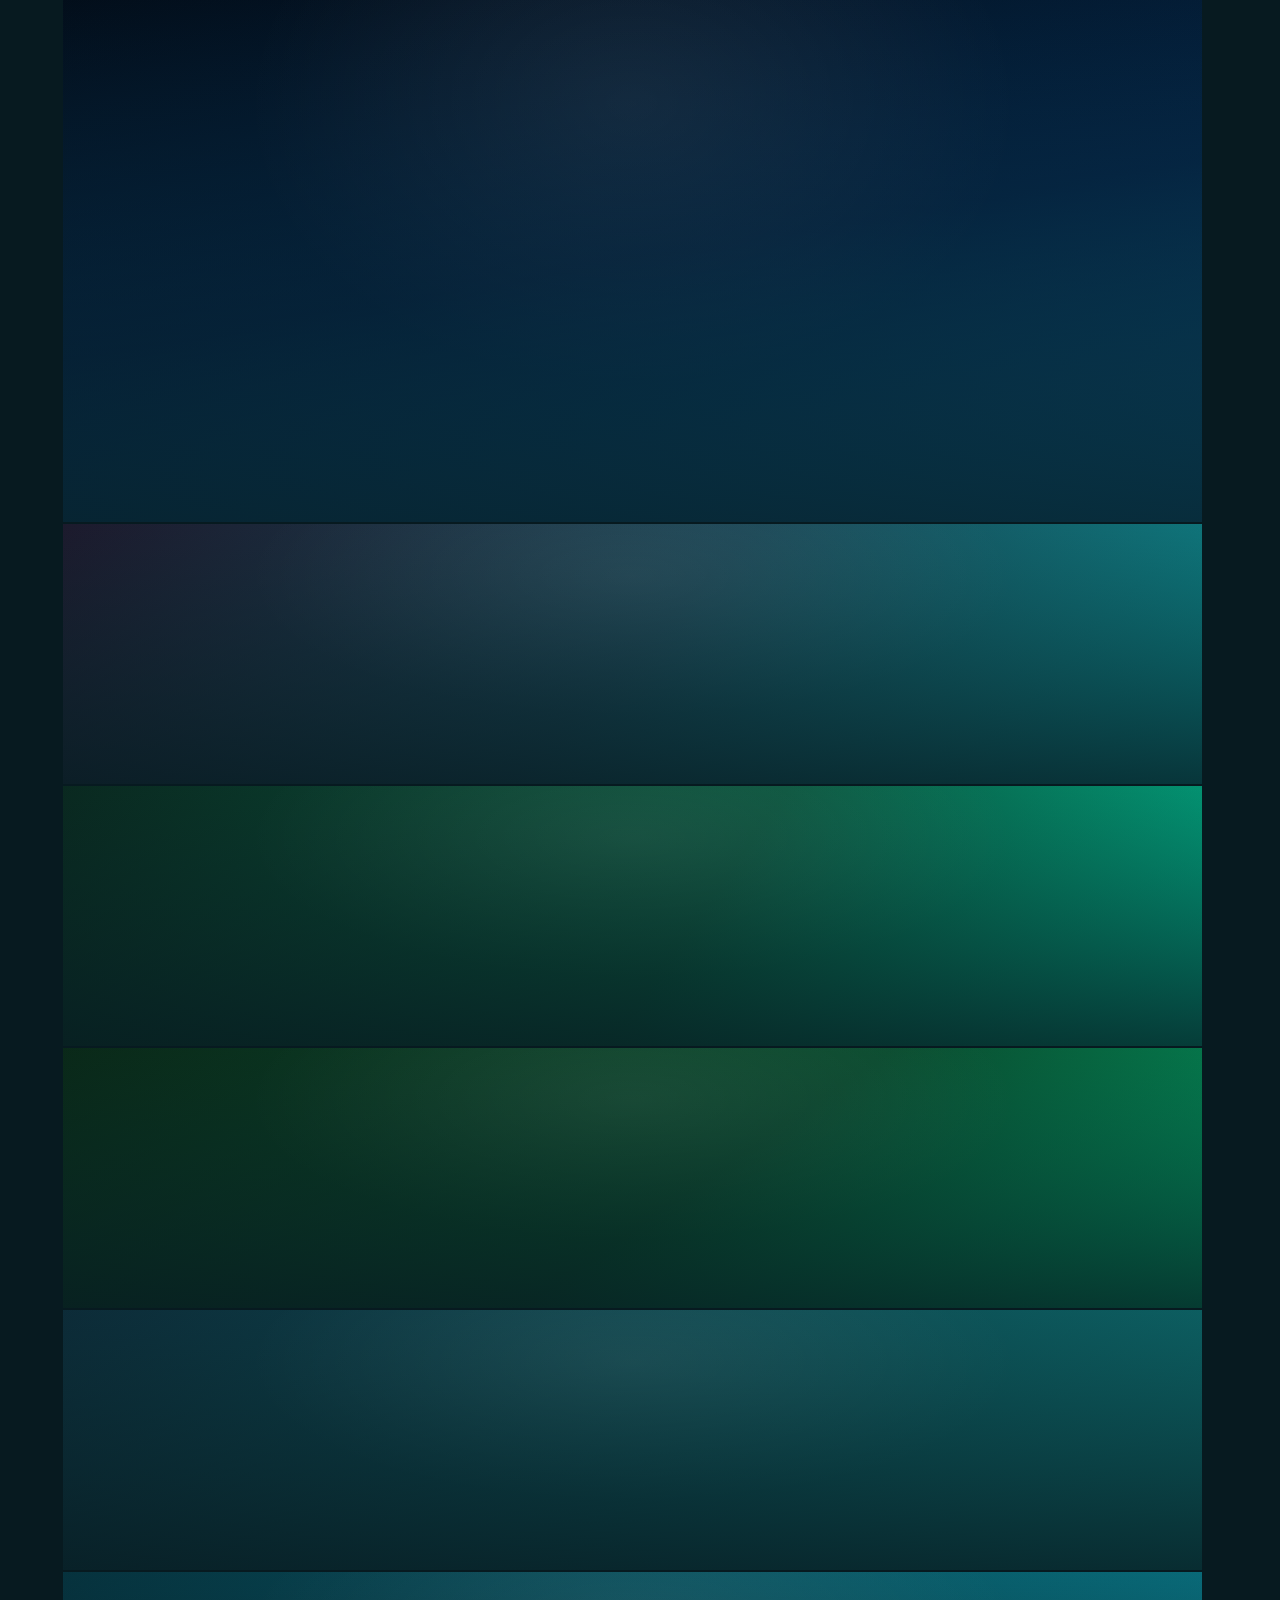
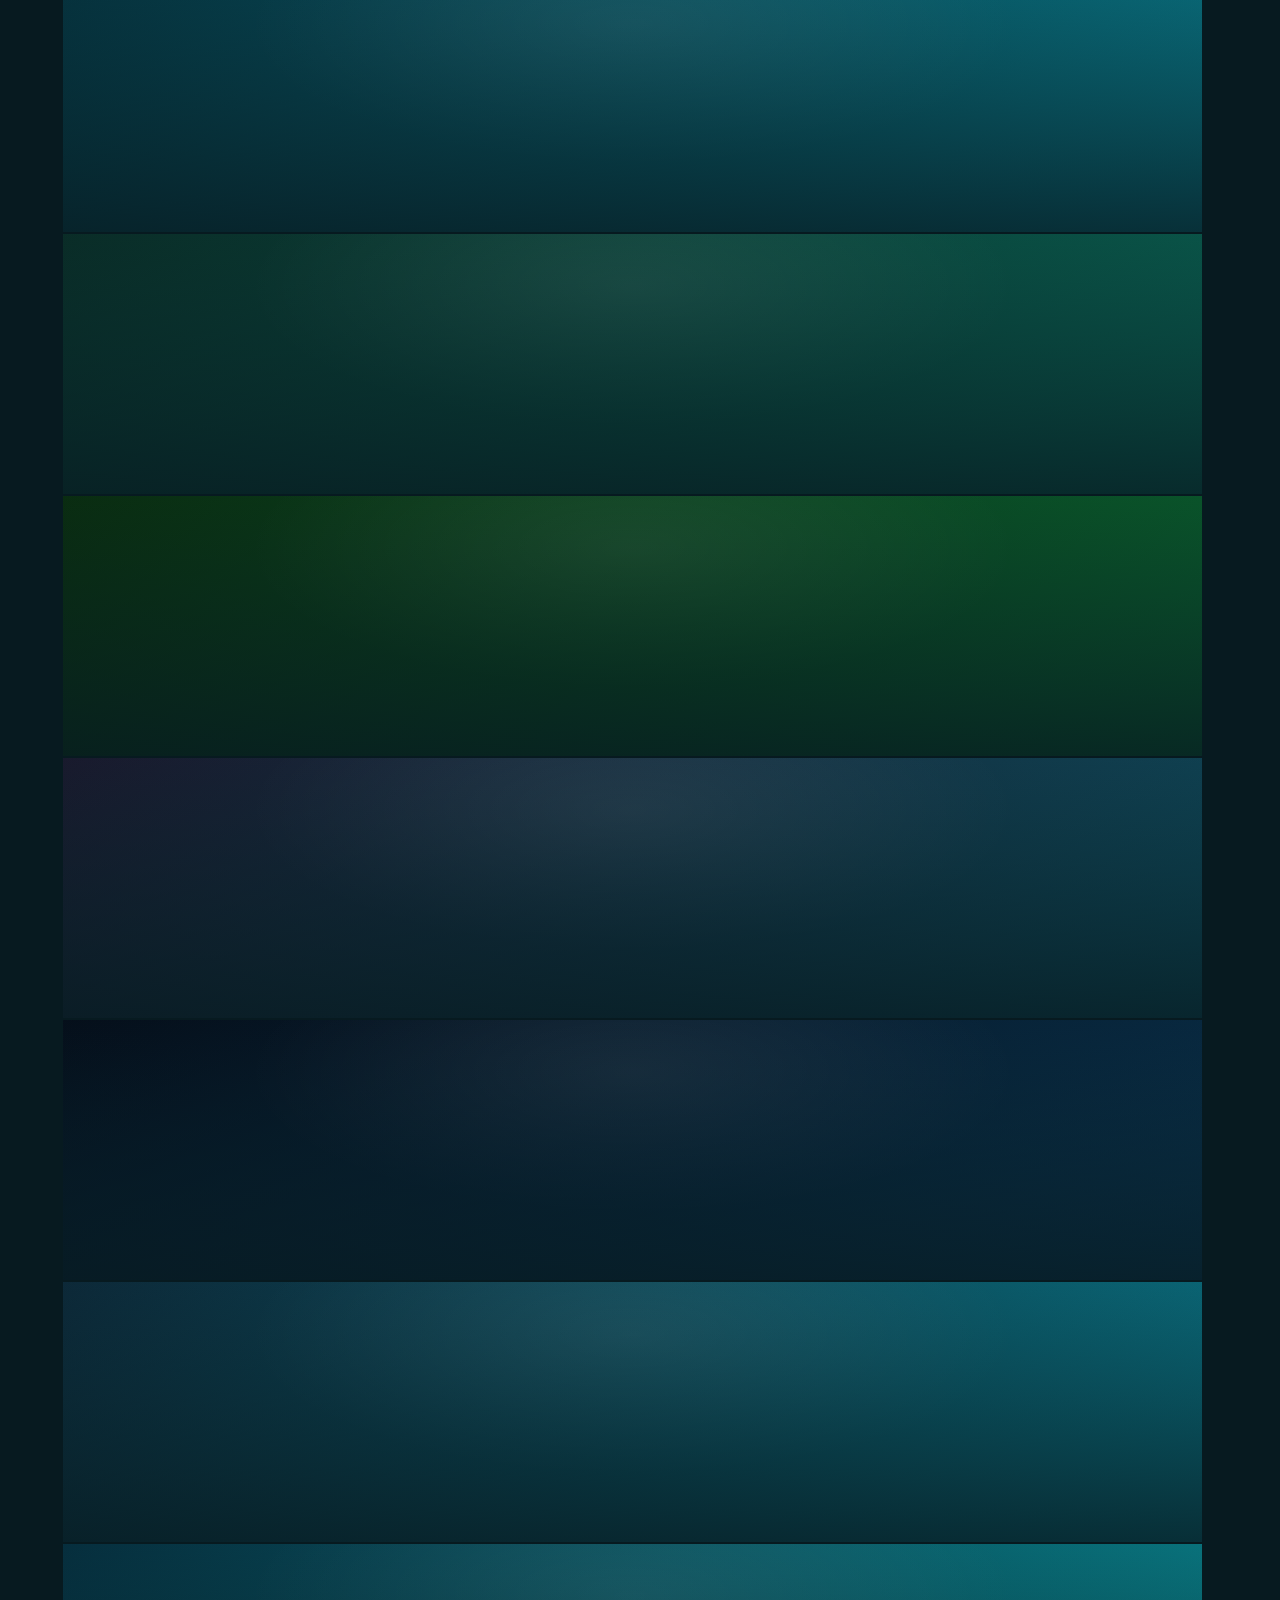
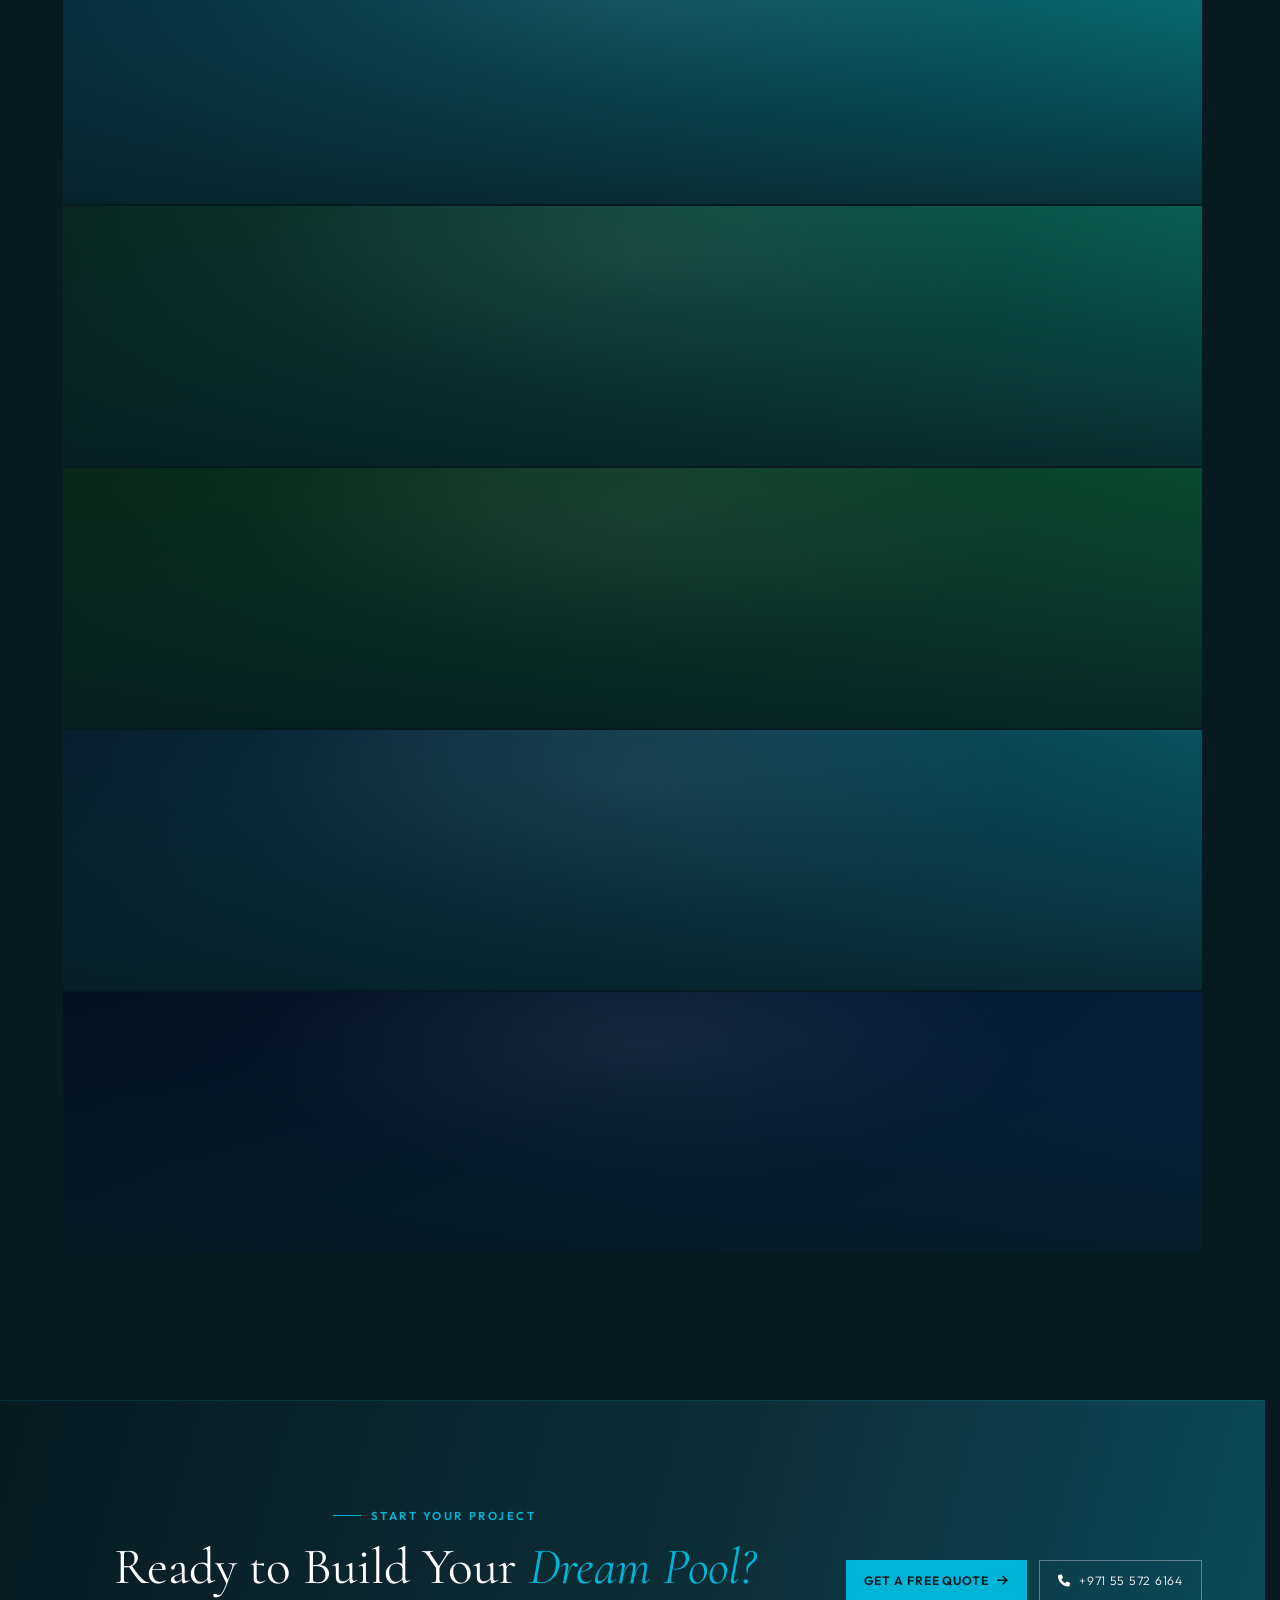
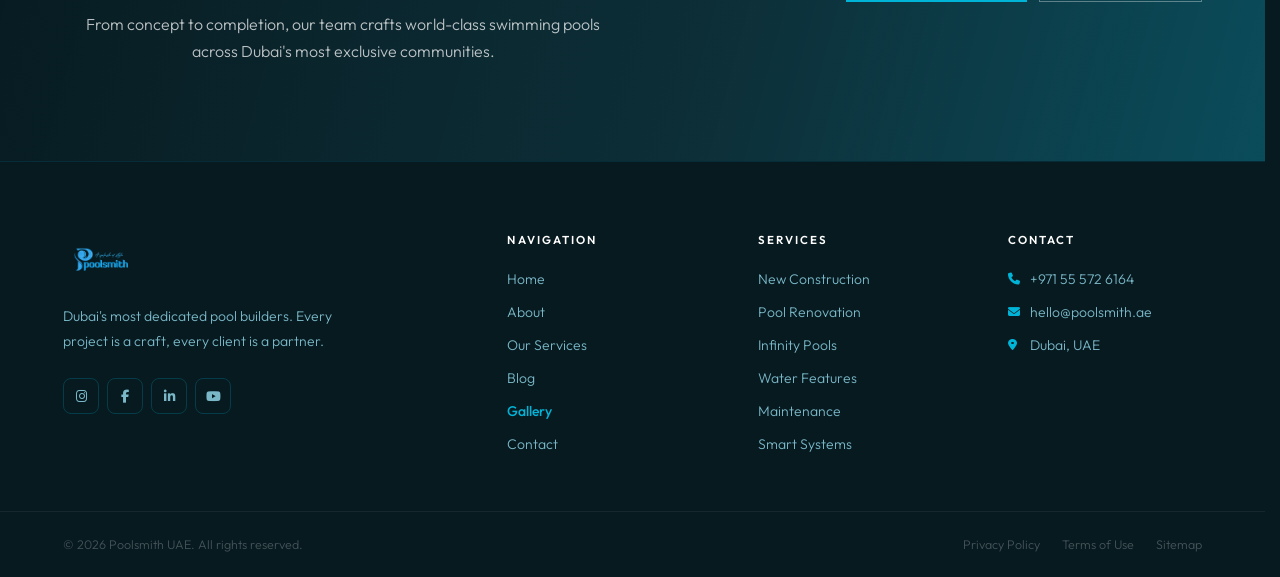
<file: gallery.html>
<!DOCTYPE html>
<html lang="en">
<head>
  <meta charset="UTF-8" />
  <meta name="description" content="Browse Poolsmith's portfolio of bespoke swimming pools across Dubai's most prestigious communities — construction, infinity, renovation and more." />
  <meta name="viewport" content="width=device-width, initial-scale=1.0" />
  <title>Pool Gallery — Crafted Pools Across Dubai | Poolsmith</title>
  <meta name="robots" content="index, follow" />
  <link rel="canonical" href="https://poolsmithuae.com/gallery.html" />

  <!-- Favicon -->
  <link rel="icon" href="images/pool.jpg" type="image/jpeg" />

  <!-- Open Graph -->
  <meta property="og:type"        content="website" />
  <meta property="og:url"         content="https://poolsmithuae.com/gallery.html" />
  <meta property="og:title"       content="Pool Gallery — Crafted Pools Across Dubai | Poolsmith" />
  <meta property="og:description" content="Browse Poolsmith's portfolio of bespoke swimming pools across Dubai's most prestigious communities — construction, infinity, renovation and more." />
  <meta property="og:image"       content="https://images.unsplash.com/photo-1575429198097-0414ec08e8cd?w=1200&q=80" />

  <!-- Twitter Card -->
  <meta name="twitter:card"        content="summary_large_image" />
  <meta name="twitter:title"       content="Pool Gallery — Crafted Pools Across Dubai | Poolsmith" />
  <meta name="twitter:description" content="Browse Poolsmith's portfolio of bespoke swimming pools across Dubai's most prestigious communities — construction, infinity, renovation and more." />
  <meta name="twitter:image"       content="https://images.unsplash.com/photo-1575429198097-0414ec08e8cd?w=1200&q=80" />

  <link rel="preconnect" href="https://fonts.googleapis.com" />
  <link rel="preconnect" href="https://fonts.gstatic.com" crossorigin />
    <link href="https://fonts.googleapis.com/css2?family=Cormorant+Garamond:ital,wght@0,300;0,400;0,600;1,300;1,400&family=Outfit:wght@300;400;500;600&display=swap" rel="stylesheet" />
    <link rel="stylesheet" href="https://cdnjs.cloudflare.com/ajax/libs/font-awesome/6.5.1/css/all.min.css" />
  <link rel="stylesheet" href="css/style.css" />
  <link rel="stylesheet" href="css/gallery.css" />
  <link rel="stylesheet" href="css/footer.css" />
  
</head>
<body class="page-gallery">

  <div id="cursor" class="cursor" aria-hidden="true"></div>

  <!-- ═══════════ NAVBAR (loaded by navbar.js) ═══════════ -->
  <div id="navbar-placeholder" data-page="gallery"></div>

  <!-- ═══════════ HERO ═══════════ -->
  <section class="gallery-hero">
    <div class="gh-bg" aria-hidden="true">
      <div class="gh-dots"></div>
      <div class="gh-glow"></div>
    </div>
    <div class="gh-decor" aria-hidden="true">
      <div class="gh-circle gc1"></div>
      <div class="gh-circle gc2"></div>
      <div class="gh-circle gc3"></div>
    </div>
    <div class="gh-content">
      <div class="gh-pill">✦ &nbsp;Our Work Speaks for Itself</div>
      <h1>Crafted Pools, <em>Timeless by Design</em></h1>
      <p>Browse our portfolio of bespoke swimming pools across Dubai's most prestigious communities — each one a masterpiece of engineering and elegance.</p>
      <div class="gh-stats">
        <div class="ghs-item">
          <span class="ghs-num">500+</span>
          <span class="ghs-lbl">Projects</span>
        </div>
        <div class="ghs-div" aria-hidden="true"></div>
        <div class="ghs-item">
          <span class="ghs-num">10</span>
          <span class="ghs-lbl">Years</span>
        </div>
        <div class="ghs-div" aria-hidden="true"></div>
        <div class="ghs-item">
          <span class="ghs-num">98%</span>
          <span class="ghs-lbl">Satisfaction</span>
        </div>
      </div>
    </div>
    <div class="gh-wave" aria-hidden="true">
      <svg viewBox="0 0 1440 72" fill="none" xmlns="http://www.w3.org/2000/svg" preserveAspectRatio="none">
        <path d="M0,72 C360,20 1080,72 1440,30 L1440,72 Z" fill="#071a20"/>
      </svg>
    </div>
  </section>

  <!-- ═══════════ FILTER BAR ═══════════ -->
  <div class="filter-bar" id="filterBar" role="navigation" aria-label="Filter gallery by category">
    <div class="filter-inner">
      <div class="filter-label" aria-hidden="true">
        <i class="fas fa-sliders-h"></i> Filter by
      </div>
      <div class="filter-btns" id="filterBtns" role="group" aria-label="Filter gallery by category">
        <button class="filter-btn active" data-filter="all">All Projects</button>
        <button class="filter-btn" data-filter="construction">New Construction</button>
        <button class="filter-btn" data-filter="infinity">Infinity Pools</button>
        <button class="filter-btn" data-filter="indoor">Indoor Pools</button>
        <button class="filter-btn" data-filter="renovation">Renovation</button>
        <button class="filter-btn" data-filter="landscape">Landscaping</button>
        <button class="filter-btn" data-filter="rooftop">Rooftop Pools</button>
      </div>
      <div class="results-count" id="resultsCount" aria-live="polite">Showing <strong>24</strong> projects</div>
    </div>
  </div>

  <!-- ═══════════ GALLERY GRID ═══════════ -->
  <section class="gallery-section" aria-label="Project gallery">
    <div class="gallery-grid" id="galleryGrid">

      <!-- 01 — Large / Infinity -->
      <article class="g-item g-large" data-category="infinity"
        data-title="Al Barari Infinity Estate" data-location="Al Barari, Dubai"
        data-tag="Infinity Pool" data-year="2024"
        data-desc="A breathtaking 22-metre infinity edge pool cantilevering over lush tropical gardens. Featuring zero-edge overflow on three sides with hidden perimeter gutters and smart automation."
        data-specs='[["Size","22 × 6 m"],["Type","Infinity / Overflow"],["Finish","Italian Bisazza mosaic"],["Lighting","RGB LED underwater"]]'>
        <div class="g-img-wrap">
          <div class="g-img" style="background:linear-gradient(135deg,#071a20 0%,#0d2f38 42%,#00b4d8 100%)">
            <div class="pool-illo pool-inf">
              <div class="water-surface"></div><div class="water-wave w1"></div><div class="water-wave w2"></div>
              <div class="pool-edge"></div><div class="horizon-line"></div><div class="sky-ref"></div>
            </div>
          </div>
        </div>
        <div class="g-overlay">
          <div class="g-tag">Infinity Pool</div>
          <div class="g-info">
            <h3>Al Barari Infinity Estate</h3>
            <p>Al Barari, Dubai · 2024</p>
          </div>
          <button class="g-view-btn" aria-label="View Al Barari Infinity Estate project">
            <i class="fas fa-expand-alt" aria-hidden="true"></i> View Project
          </button>
        </div>
      </article>

      <!-- 02 — Construction -->
      <article class="g-item" data-category="construction"
        data-title="Emirates Hills Modern Pool" data-location="Emirates Hills, Dubai"
        data-tag="New Construction" data-year="2024"
        data-desc="A sleek geometric pool with clean architectural lines, custom pool house, and integrated spa jets. Built using premium gunite construction with quartz plaster finish."
        data-specs='[["Size","18 × 5 m"],["Depth","1.2 – 2.1 m"],["Finish","White quartz plaster"],["Features","Spa jets, sun shelf"]]'>
        <div class="g-img-wrap">
          <div class="g-img" style="background:linear-gradient(145deg,#071a20 0%,#0d2f38 50%,#00b4d8 100%)">
            <div class="pool-illo pool-mod">
              <div class="pool-body"></div><div class="pool-steps"></div>
              <div class="water-shimmer"></div><div class="deck-left"></div><div class="deck-right"></div>
            </div>
          </div>
        </div>
        <div class="g-overlay">
          <div class="g-tag">New Construction</div>
          <div class="g-info">
            <h3>Emirates Hills Modern Pool</h3>
            <p>Emirates Hills, Dubai · 2024</p>
          </div>
          <button class="g-view-btn" aria-label="View Emirates Hills Modern Pool project">
            <i class="fas fa-expand-alt" aria-hidden="true"></i> View Project
          </button>
        </div>
      </article>

      <!-- 03 — Rooftop -->
      <article class="g-item" data-category="rooftop"
        data-title="Downtown Dubai Skypool" data-location="Downtown Dubai"
        data-tag="Rooftop Pool" data-year="2023"
        data-desc="A stunning 30th floor rooftop pool offering panoramic views of the Burj Khalifa. Structural glass walls, heated water, and full automation make this a year-round retreat."
        data-specs='[["Floor","30th level"],["Size","14 × 4 m"],["Feature","Glass side walls"],["Heating","Heat pump system"]]'>
        <div class="g-img-wrap">
          <div class="g-img" style="background:linear-gradient(160deg,#041e2e 0%,#083a5a 45%,#0d8a9a 100%)">
            <div class="pool-illo pool-sky">
              <div class="skyline"></div><div class="pool-glass"></div>
              <div class="water-blue"></div><div class="city-glow"></div>
            </div>
          </div>
        </div>
        <div class="g-overlay">
          <div class="g-tag">Rooftop Pool</div>
          <div class="g-info">
            <h3>Downtown Dubai Skypool</h3>
            <p>Downtown Dubai · 2023</p>
          </div>
          <button class="g-view-btn" aria-label="View Downtown Dubai Skypool project">
            <i class="fas fa-expand-alt" aria-hidden="true"></i> View Project
          </button>
        </div>
      </article>

      <!-- 04 — Tall / Indoor -->
      <article class="g-item g-tall" data-category="indoor"
        data-title="Palm Jumeirah Indoor Oasis" data-location="Palm Jumeirah, Dubai"
        data-tag="Indoor Pool" data-year="2024"
        data-desc="An opulent climate-controlled indoor pool featuring vaulted ceilings, mosaic tile art, and integrated aromatherapy. A true wellness retreat within the home."
        data-specs='[["Size","16 × 5 m"],["Ceiling","Vaulted arches"],["Finish","Venetian mosaic"],["Climate","Full HVAC system"]]'>
        <div class="g-img-wrap">
          <div class="g-img" style="background:linear-gradient(180deg,#071a20 0%,#0d2f38 50%,#00b4d8 100%)">
            <div class="pool-illo pool-ind">
              <div class="arch-left"></div><div class="arch-right"></div>
              <div class="ceiling-light l1"></div><div class="ceiling-light l2"></div><div class="ceiling-light l3"></div>
              <div class="water-calm"></div><div class="reflection"></div>
            </div>
          </div>
        </div>
        <div class="g-overlay">
          <div class="g-tag">Indoor Pool</div>
          <div class="g-info">
            <h3>Palm Jumeirah Indoor Oasis</h3>
            <p>Palm Jumeirah, Dubai · 2024</p>
          </div>
          <button class="g-view-btn" aria-label="View Palm Jumeirah Indoor Oasis project">
            <i class="fas fa-expand-alt" aria-hidden="true"></i> View Project
          </button>
        </div>
      </article>

      <!-- 05 — Renovation -->
      <article class="g-item" data-category="renovation"
        data-title="Jumeirah Villa Transformation" data-location="Jumeirah, Dubai"
        data-tag="Renovation" data-year="2023"
        data-desc="Complete renovation of a 15-year-old pool including structural repairs, new tiling, updated filtration, LED lighting, and a reimagined surrounding landscape."
        data-specs='[["Timeline","8 weeks"],["Old finish","Painted concrete"],["New finish","Glass mosaic"],["Added","Infinity edge overflow"]]'>
        <div class="g-img-wrap">
          <div class="g-img" style="background:linear-gradient(130deg,#0d3a30 0%,#0a6e5e 50%,#00c8a8 100%)">
            <div class="pool-illo pool-reno">
              <div class="old-tile"></div><div class="new-surface"></div>
              <div class="water-teal"></div><div class="garden-left"></div><div class="garden-right"></div>
            </div>
          </div>
        </div>
        <div class="g-overlay">
          <div class="g-tag">Renovation</div>
          <div class="g-info">
            <h3>Jumeirah Villa Transformation</h3>
            <p>Jumeirah, Dubai · 2023</p>
          </div>
          <button class="g-view-btn" aria-label="View Jumeirah Villa Transformation project">
            <i class="fas fa-expand-alt" aria-hidden="true"></i> View Project
          </button>
        </div>
      </article>

      <!-- 06 — Large / Landscape -->
      <article class="g-item g-large" data-category="landscape"
        data-title="Arabian Ranches Garden Retreat" data-location="Arabian Ranches, Dubai"
        data-tag="Landscaping" data-year="2023"
        data-desc="A full garden and pool redesign featuring tropical planting, natural stone decking, feature waterfalls, and integrated outdoor dining areas surrounding a freeform pool."
        data-specs='[["Area","620 sqm landscape"],["Pool type","Freeform lagoon"],["Features","3 waterfalls"],["Plants","150+ species"]]'>
        <div class="g-img-wrap">
          <div class="g-img" style="background:linear-gradient(120deg,#0a3020 0%,#0d6040 50%,#00c898 100%)">
            <div class="pool-illo pool-land">
              <div class="grass-area"></div><div class="flower-bed f1"></div><div class="flower-bed f2"></div>
              <div class="pool-center-land"></div><div class="water-green"></div>
              <div class="palm-tree pt1"></div><div class="palm-tree pt2"></div><div class="stepping-stones"></div>
            </div>
          </div>
        </div>
        <div class="g-overlay">
          <div class="g-tag">Landscaping</div>
          <div class="g-info">
            <h3>Arabian Ranches Garden Retreat</h3>
            <p>Arabian Ranches, Dubai · 2023</p>
          </div>
          <button class="g-view-btn" aria-label="View Arabian Ranches Garden Retreat project">
            <i class="fas fa-expand-alt" aria-hidden="true"></i> View Project
          </button>
        </div>
      </article>

      <!-- 07 — Infinity -->
      <article class="g-item" data-category="infinity"
        data-title="Meadows Sunset Infinity" data-location="Meadows, Dubai"
        data-tag="Infinity Pool" data-year="2024"
        data-desc="Designed to capture the golden hour — this west-facing infinity pool reflects the Dubai sunset in spectacular fashion. Paired with a raised spa and fire feature."
        data-specs='[["Size","20 × 5 m"],["Feature","West-facing edge"],["Extras","Raised spa + fire pit"],["Finish","Copper-toned mosaic"]]'>
        <div class="g-img-wrap">
          <div class="g-img" style="background:linear-gradient(150deg,#1a2a3a 0%,#0d4a7a 45%,#00a8c8 100%)">
            <div class="pool-illo pool-sunset">
              <div class="sunset-sky"></div><div class="water-gold"></div>
              <div class="horizon"></div><div class="light-ray lr1"></div><div class="light-ray lr2"></div>
            </div>
          </div>
        </div>
        <div class="g-overlay">
          <div class="g-tag">Infinity Pool</div>
          <div class="g-info">
            <h3>Meadows Sunset Infinity</h3>
            <p>Meadows, Dubai · 2024</p>
          </div>
          <button class="g-view-btn" aria-label="View Meadows Sunset Infinity project">
            <i class="fas fa-expand-alt" aria-hidden="true"></i> View Project
          </button>
        </div>
      </article>

      <!-- 08 — Construction -->
      <article class="g-item" data-category="construction"
        data-title="Damac Hills Family Pool" data-location="Damac Hills, Dubai"
        data-tag="New Construction" data-year="2023"
        data-desc="A family-centric pool complex featuring a main swimming pool, shallow toddler area, built-in water slide, and custom LED lighting with automation via smartphone."
        data-specs='[["Main pool","15 × 6 m"],["Kiddie pool","6 × 4 m"],["Feature","Water slide"],["Control","Smart app"]]'>
        <div class="g-img-wrap">
          <div class="g-img" style="background:linear-gradient(140deg,#0d2d3a 0%,#0d6060 55%,#14c0b0 100%)">
            <div class="pool-illo pool-fam">
              <div class="pool-main"></div><div class="kiddie-pool"></div>
              <div class="water-light-blue"></div><div class="slide-elem"></div><div class="steps-elem"></div>
            </div>
          </div>
        </div>
        <div class="g-overlay">
          <div class="g-tag">New Construction</div>
          <div class="g-info">
            <h3>Damac Hills Family Pool</h3>
            <p>Damac Hills, Dubai · 2023</p>
          </div>
          <button class="g-view-btn" aria-label="View Damac Hills Family Pool project">
            <i class="fas fa-expand-alt" aria-hidden="true"></i> View Project
          </button>
        </div>
      </article>

      <!-- 09 — Tall / Rooftop -->
      <article class="g-item g-tall" data-category="rooftop"
        data-title="Business Bay Penthouse Pool" data-location="Business Bay, Dubai"
        data-tag="Rooftop Pool" data-year="2024"
        data-desc="An exclusive penthouse pool with LED-lit perimeter, glass walls overlooking the Canal, and a custom infinity spill edge. Open year-round thanks to a heat pump system."
        data-specs='[["Floor","42nd level"],["Size","12 × 3.5 m"],["Feature","Canal view glass walls"],["Lighting","Colour-changing LED"]]'>
        <div class="g-img-wrap">
          <div class="g-img" style="background:linear-gradient(170deg,#020d1a 0%,#042a50 50%,#0a70a0 100%)">
            <div class="pool-illo pool-night">
              <div class="night-sky"></div><div class="city-lights"></div>
              <div class="pool-led"></div><div class="water-night"></div><div class="neon-ref"></div>
            </div>
          </div>
        </div>
        <div class="g-overlay">
          <div class="g-tag">Rooftop Pool</div>
          <div class="g-info">
            <h3>Business Bay Penthouse Pool</h3>
            <p>Business Bay, Dubai · 2024</p>
          </div>
          <button class="g-view-btn" aria-label="View Business Bay Penthouse Pool project">
            <i class="fas fa-expand-alt" aria-hidden="true"></i> View Project
          </button>
        </div>
      </article>

      <!-- 10 — Indoor -->
      <article class="g-item" data-category="indoor"
        data-title="Meydan Spa Indoor Pool" data-location="Meydan, Dubai"
        data-tag="Indoor Pool" data-year="2023"
        data-desc="A serene spa-integrated indoor pool with mood lighting, sauna, steam room access, and thermal water jets. Designed for total wellness and year-round use."
        data-specs='[["Size","14 × 4.5 m"],["Extras","Sauna + steam room"],["Lighting","Chromotherapy LED"],["Jets","14 hydro-massage"]]'>
        <div class="g-img-wrap">
          <div class="g-img" style="background:linear-gradient(135deg,#1e1a2e 0%,#1a4a5a 50%,#0a9898 100%)">
            <div class="pool-illo pool-spa">
              <div class="spa-arch"></div><div class="mood-light ml1"></div>
              <div class="mood-light ml2"></div><div class="water-spa"></div><div class="steam-elem"></div>
            </div>
          </div>
        </div>
        <div class="g-overlay">
          <div class="g-tag">Indoor Pool</div>
          <div class="g-info">
            <h3>Meydan Spa Indoor Pool</h3>
            <p>Meydan, Dubai · 2023</p>
          </div>
          <button class="g-view-btn" aria-label="View Meydan Spa Indoor Pool project">
            <i class="fas fa-expand-alt" aria-hidden="true"></i> View Project
          </button>
        </div>
      </article>

      <!-- 11 — Renovation -->
      <article class="g-item" data-category="renovation"
        data-title="Springs Community Revival" data-location="The Springs, Dubai"
        data-tag="Renovation" data-year="2023"
        data-desc="A full community pool renovation bringing a tired facility back to life with new safety features, modern finishes, upgraded filtration, and a fresh landscape border."
        data-specs='[["Timeline","6 weeks"],["Capacity","Community 80+"],["New finish","Mosaic tile"],["System","Saltwater chlorination"]]'>
        <div class="g-img-wrap">
          <div class="g-img" style="background:linear-gradient(125deg,#0a2a20 0%,#0a5a40 55%,#00b890 100%)">
            <div class="pool-illo pool-revival">
              <div class="old-pool-outline"></div><div class="new-finish"></div>
              <div class="water-fresh"></div><div class="mosaic-tile"></div>
            </div>
          </div>
        </div>
        <div class="g-overlay">
          <div class="g-tag">Renovation</div>
          <div class="g-info">
            <h3>Springs Community Revival</h3>
            <p>The Springs, Dubai · 2023</p>
          </div>
          <button class="g-view-btn" aria-label="View Springs Community Revival project">
            <i class="fas fa-expand-alt" aria-hidden="true"></i> View Project
          </button>
        </div>
      </article>

      <!-- 12 — Landscape -->
      <article class="g-item" data-category="landscape"
        data-title="Victory Heights Zen Garden" data-location="Victory Heights, Dubai"
        data-tag="Landscaping" data-year="2024"
        data-desc="A Japanese-inspired zen garden wrapping a tranquil rectangular pool. Features raked gravel, bamboo groves, koi pond, and natural stone stepping paths."
        data-specs='[["Style","Japanese zen"],["Pool type","Rectangular lap"],["Feature","Koi pond integration"],["Materials","Natural granite"]]'>
        <div class="g-img-wrap">
          <div class="g-img" style="background:linear-gradient(145deg,#0a2a18 0%,#0a5030 55%,#00b070 100%)">
            <div class="pool-illo pool-zen">
              <div class="zen-stone zs1"></div><div class="zen-stone zs2"></div><div class="zen-stone zs3"></div>
              <div class="water-zen"></div><div class="bamboo bam1"></div><div class="bamboo bam2"></div><div class="pebble-path"></div>
            </div>
          </div>
        </div>
        <div class="g-overlay">
          <div class="g-tag">Landscaping</div>
          <div class="g-info">
            <h3>Victory Heights Zen Garden</h3>
            <p>Victory Heights, Dubai · 2024</p>
          </div>
          <button class="g-view-btn" aria-label="View Victory Heights Zen Garden project">
            <i class="fas fa-expand-alt" aria-hidden="true"></i> View Project
          </button>
        </div>
      </article>

      <!-- 13–24 compact cards -->
      <article class="g-item" data-category="construction" data-title="Polo Homes Luxury Pool" data-location="Polo Homes, Dubai" data-tag="New Construction" data-year="2022" data-desc="A sleek luxury pool with sun shelf, built-in seating, and bespoke lighting." data-specs='[["Size","16 × 5 m"],["Finish","Quartz plaster"],["Feature","Sun shelf"],["Year","2022"]]'>
        <div class="g-img-wrap"><div class="g-img" style="background:linear-gradient(135deg,#0d2d3a 0%,#0d7070 100%)"><div class="pool-illo"><div class="water-shimmer"></div><div class="pool-body"></div></div></div></div>
        <div class="g-overlay"><div class="g-tag">New Construction</div><div class="g-info"><h3>Polo Homes Luxury Pool</h3><p>Polo Homes, Dubai · 2022</p></div><button class="g-view-btn" aria-label="View Polo Homes Luxury Pool"><i class="fas fa-expand-alt" aria-hidden="true"></i> View</button></div>
      </article>

      <article class="g-item" data-category="infinity" data-title="Jumeirah Park Horizon Pool" data-location="Jumeirah Park, Dubai" data-tag="Infinity Pool" data-year="2022" data-desc="A stunning horizon-edge pool seamlessly merging sky and water." data-specs='[["Size","18 × 5 m"],["Type","Horizon edge"],["Finish","Dark mosaic"],["Year","2022"]]'>
        <div class="g-img-wrap"><div class="g-img" style="background:linear-gradient(140deg,#063440 0%,#0a8090 100%)"><div class="pool-illo"><div class="water-blue"></div><div class="horizon-line"></div></div></div></div>
        <div class="g-overlay"><div class="g-tag">Infinity Pool</div><div class="g-info"><h3>Jumeirah Park Horizon Pool</h3><p>Jumeirah Park, Dubai · 2022</p></div><button class="g-view-btn" aria-label="View Jumeirah Park Horizon Pool"><i class="fas fa-expand-alt" aria-hidden="true"></i> View</button></div>
      </article>

      <article class="g-item" data-category="renovation" data-title="Mirdiff Home Renovation" data-location="Mirdiff, Dubai" data-tag="Renovation" data-year="2022" data-desc="Comprehensive renovation with new tiling, lighting, and filtration upgrade." data-specs='[["Timeline","5 weeks"],["Finish","Mosaic tile"],["Lighting","LED upgrade"],["Year","2022"]]'>
        <div class="g-img-wrap"><div class="g-img" style="background:linear-gradient(150deg,#0a2e28 0%,#0a6858 100%)"><div class="pool-illo"><div class="water-teal"></div><div class="mosaic-tile"></div></div></div></div>
        <div class="g-overlay"><div class="g-tag">Renovation</div><div class="g-info"><h3>Mirdiff Home Renovation</h3><p>Mirdiff, Dubai · 2022</p></div><button class="g-view-btn" aria-label="View Mirdiff Home Renovation"><i class="fas fa-expand-alt" aria-hidden="true"></i> View</button></div>
      </article>

      <article class="g-item" data-category="landscape" data-title="Green Community Oasis" data-location="Green Community, Dubai" data-tag="Landscaping" data-year="2022" data-desc="Lush tropical landscaping surrounding a natural lagoon pool." data-specs='[["Style","Tropical"],["Area","400 sqm"],["Feature","Rock waterfall"],["Year","2022"]]'>
        <div class="g-img-wrap"><div class="g-img" style="background:linear-gradient(130deg,#0a2e10 0%,#0a6030 100%)"><div class="pool-illo"><div class="grass-area"></div><div class="water-zen"></div></div></div></div>
        <div class="g-overlay"><div class="g-tag">Landscaping</div><div class="g-info"><h3>Green Community Oasis</h3><p>Green Community, Dubai · 2022</p></div><button class="g-view-btn" aria-label="View Green Community Oasis"><i class="fas fa-expand-alt" aria-hidden="true"></i> View</button></div>
      </article>

      <article class="g-item" data-category="indoor" data-title="Al Barsha Private Spa" data-location="Al Barsha, Dubai" data-tag="Indoor Pool" data-year="2022" data-desc="A private spa pool with chromotherapy lighting and hydrotherapy jets." data-specs='[["Size","10 × 4 m"],["Lighting","Chromotherapy"],["Jets","12 units"],["Year","2022"]]'>
        <div class="g-img-wrap"><div class="g-img" style="background:linear-gradient(145deg,#1a1a2e 0%,#0d5060 100%)"><div class="pool-illo"><div class="mood-light ml1"></div><div class="water-spa"></div></div></div></div>
        <div class="g-overlay"><div class="g-tag">Indoor Pool</div><div class="g-info"><h3>Al Barsha Private Spa</h3><p>Al Barsha, Dubai · 2022</p></div><button class="g-view-btn" aria-label="View Al Barsha Private Spa"><i class="fas fa-expand-alt" aria-hidden="true"></i> View</button></div>
      </article>

      <article class="g-item" data-category="rooftop" data-title="JLT Rooftop Retreat" data-location="JLT, Dubai" data-tag="Rooftop Pool" data-year="2023" data-desc="High-rise rooftop pool with city views and LED night lighting." data-specs='[["Floor","28th"],["Size","12 × 3 m"],["Feature","City panorama"],["Year","2023"]]'>
        <div class="g-img-wrap"><div class="g-img" style="background:linear-gradient(160deg,#050e1a 0%,#0a3a5a 100%)"><div class="pool-illo"><div class="city-lights"></div><div class="water-night"></div></div></div></div>
        <div class="g-overlay"><div class="g-tag">Rooftop Pool</div><div class="g-info"><h3>JLT Rooftop Retreat</h3><p>JLT, Dubai · 2023</p></div><button class="g-view-btn" aria-label="View JLT Rooftop Retreat"><i class="fas fa-expand-alt" aria-hidden="true"></i> View</button></div>
      </article>

      <article class="g-item" data-category="construction" data-title="Mudon Community Pool" data-location="Mudon, Dubai" data-tag="New Construction" data-year="2022" data-desc="A community-scale pool with accessible features and energy-efficient systems." data-specs='[["Size","25 × 8 m"],["Feature","Accessible ramp"],["System","Solar heating"],["Year","2022"]]'>
        <div class="g-img-wrap"><div class="g-img" style="background:linear-gradient(135deg,#0d2a3a 0%,#0a7888 100%)"><div class="pool-illo"><div class="pool-main"></div><div class="water-light-blue"></div></div></div></div>
        <div class="g-overlay"><div class="g-tag">New Construction</div><div class="g-info"><h3>Mudon Community Pool</h3><p>Mudon, Dubai · 2022</p></div><button class="g-view-btn" aria-label="View Mudon Community Pool"><i class="fas fa-expand-alt" aria-hidden="true"></i> View</button></div>
      </article>

      <article class="g-item" data-category="infinity" data-title="Nad Al Hammar Panorama" data-location="Nad Al Hammar, Dubai" data-tag="Infinity Pool" data-year="2023" data-desc="Wide panorama infinity pool with sky-reflecting water and desert views." data-specs='[["Size","24 × 6 m"],["View","Desert panorama"],["Finish","Light grey mosaic"],["Year","2023"]]'>
        <div class="g-img-wrap"><div class="g-img" style="background:linear-gradient(145deg,#063040 0%,#0a9098 100%)"><div class="pool-illo"><div class="water-surface"></div><div class="sky-ref"></div></div></div></div>
        <div class="g-overlay"><div class="g-tag">Infinity Pool</div><div class="g-info"><h3>Nad Al Hammar Panorama</h3><p>Nad Al Hammar, Dubai · 2023</p></div><button class="g-view-btn" aria-label="View Nad Al Hammar Panorama"><i class="fas fa-expand-alt" aria-hidden="true"></i> View</button></div>
      </article>

      <article class="g-item" data-category="renovation" data-title="Al Furjan Pool Refresh" data-location="Al Furjan, Dubai" data-tag="Renovation" data-year="2023" data-desc="Surface refresh and full equipment upgrade for a mid-villa pool." data-specs='[["Timeline","4 weeks"],["Finish","Pebble-tec"],["Upgrade","Inverter pump"],["Year","2023"]]'>
        <div class="g-img-wrap"><div class="g-img" style="background:linear-gradient(130deg,#0a2820 0%,#0a7060 100%)"><div class="pool-illo"><div class="new-surface"></div><div class="water-fresh"></div></div></div></div>
        <div class="g-overlay"><div class="g-tag">Renovation</div><div class="g-info"><h3>Al Furjan Pool Refresh</h3><p>Al Furjan, Dubai · 2023</p></div><button class="g-view-btn" aria-label="View Al Furjan Pool Refresh"><i class="fas fa-expand-alt" aria-hidden="true"></i> View</button></div>
      </article>

      <article class="g-item" data-category="landscape" data-title="Hattan Lakes Water Garden" data-location="Hattan Lakes, Dubai" data-tag="Landscaping" data-year="2023" data-desc="A water garden integrating pool, canal features, and ornamental planting." data-specs='[["Area","500 sqm"],["Feature","Ornamental canal"],["Plants","80+ species"],["Year","2023"]]'>
        <div class="g-img-wrap"><div class="g-img" style="background:linear-gradient(140deg,#0a2818 0%,#0a5838 100%)"><div class="pool-illo"><div class="grass-area"></div><div class="flower-bed f1"></div><div class="water-green"></div></div></div></div>
        <div class="g-overlay"><div class="g-tag">Landscaping</div><div class="g-info"><h3>Hattan Lakes Water Garden</h3><p>Hattan Lakes, Dubai · 2023</p></div><button class="g-view-btn" aria-label="View Hattan Lakes Water Garden"><i class="fas fa-expand-alt" aria-hidden="true"></i> View</button></div>
      </article>

      <article class="g-item" data-category="construction" data-title="The Villa Resort Pool" data-location="The Villa, Dubai" data-tag="New Construction" data-year="2024" data-desc="Resort-style pool with sun deck, swim-up bar area, and perimeter lighting." data-specs='[["Size","20 × 7 m"],["Feature","Swim-up bar"],["Deck","Travertine stone"],["Year","2024"]]'>
        <div class="g-img-wrap"><div class="g-img" style="background:linear-gradient(145deg,#0a1e2e 0%,#0a6878 100%)"><div class="pool-illo"><div class="pool-body"></div><div class="water-shimmer"></div><div class="deck-left"></div></div></div></div>
        <div class="g-overlay"><div class="g-tag">New Construction</div><div class="g-info"><h3>The Villa Resort Pool</h3><p>The Villa, Dubai · 2024</p></div><button class="g-view-btn" aria-label="View The Villa Resort Pool"><i class="fas fa-expand-alt" aria-hidden="true"></i> View</button></div>
      </article>

      <article class="g-item" data-category="rooftop" data-title="Media City Sky Lounge Pool" data-location="Media City, Dubai" data-tag="Rooftop Pool" data-year="2024" data-desc="A media & hospitality rooftop pool with bold lighting and entertainment zone." data-specs='[["Floor","18th"],["Size","16 × 4 m"],["Feature","DJ deck area"],["Year","2024"]]'>
        <div class="g-img-wrap"><div class="g-img" style="background:linear-gradient(155deg,#040e1e 0%,#082850 100%)"><div class="pool-illo"><div class="skyline"></div><div class="pool-led"></div><div class="water-night"></div></div></div></div>
        <div class="g-overlay"><div class="g-tag">Rooftop Pool</div><div class="g-info"><h3>Media City Sky Lounge Pool</h3><p>Media City, Dubai · 2024</p></div><button class="g-view-btn" aria-label="View Media City Sky Lounge Pool"><i class="fas fa-expand-alt" aria-hidden="true"></i> View</button></div>
      </article>

    </div><!-- /gallery-grid -->

    <!-- Empty state -->
    <div class="empty-state" id="emptyState" role="status" aria-live="polite">
      <div class="empty-icon" aria-hidden="true"><i class="fas fa-search"></i></div>
      <h3>No projects found</h3>
      <p>Try a different filter to explore our portfolio.</p>
      <button onclick="document.querySelector('[data-filter=all]').click()">View All Projects</button>
    </div>

  </section>

  <!-- ═══════════ CTA STRIP ═══════════ -->
  <section class="gallery-cta" aria-labelledby="gallery-cta-heading">
    <div class="gcta-inner">
      <div class="gcta-left">
        <div class="gcta-label">Start Your Project</div>
        <h2 id="gallery-cta-heading">Ready to Build Your <em>Dream Pool?</em></h2>
        <p>From concept to completion, our team crafts world-class swimming pools across Dubai's most exclusive communities.</p>
      </div>
      <div class="gcta-right">
        <a href="form.html" class="gcta-btn-primary">Get a Free Quote <i class="fas fa-arrow-right" aria-hidden="true"></i></a>
        <a href="tel:+971555726164" class="gcta-btn-outline">
          <i class="fas fa-phone" aria-hidden="true"></i> +971 55 572 6164
        </a>
      </div>
    </div>
  </section>

  <!-- ═══════════ LIGHTBOX ═══════════ -->
  <div class="lightbox" id="lightbox" role="dialog" aria-modal="true" aria-label="Project Detail" aria-hidden="true">
    <div class="lb-backdrop" id="lbBackdrop"></div>
    <div class="lb-panel" id="lbPanel">
      <button class="lb-close" id="lbClose" aria-label="Close lightbox">
        <i class="fas fa-times" aria-hidden="true"></i>
      </button>
      <button class="lb-nav lb-prev" id="lbPrev" aria-label="Previous project">
        <i class="fas fa-chevron-left" aria-hidden="true"></i>
      </button>
      <button class="lb-nav lb-next" id="lbNext" aria-label="Next project">
        <i class="fas fa-chevron-right" aria-hidden="true"></i>
      </button>
      <div class="lb-img-wrap" id="lbImgWrap"></div>
      <div class="lb-details">
        <div class="lb-tag" id="lbTag"></div>
        <h2 id="lbTitle"></h2>
        <div class="lb-meta">
          <span><i class="fas fa-map-marker-alt" aria-hidden="true"></i> <span id="lbLocation"></span></span>
          <span><i class="fas fa-calendar" aria-hidden="true"></i> <span id="lbYear"></span></span>
        </div>
        <p class="lb-desc" id="lbDesc"></p>
        <div class="lb-specs" id="lbSpecs"></div>
        <div class="lb-actions">
          <a href="form.html" class="lb-btn-primary">Request Similar Project</a>
          <a href="tel:+971555726164" class="lb-btn-outline"><i class="fas fa-phone" aria-hidden="true"></i> Call Us</a>
        </div>
      </div>
    </div>
  </div>

  <!-- ═══════════ FOOTER (loaded by footer.js) ═══════════ -->
  <div id="footer-placeholder"></div>

  <!-- ═══════════ SCRIPTS ═══════════ -->
  <script src="js/navbar.js"></script>
  <script src="js/main.js"></script>
  <script src="js/footer.js"></script>
  <script>
  /* ── FILTER LOGIC ── */
  const filterBtns   = document.querySelectorAll('.filter-btn');
  const galleryItems = document.querySelectorAll('.g-item');
  const emptyState   = document.getElementById('emptyState');
  const resultsCount = document.getElementById('resultsCount');

  filterBtns.forEach(btn => {
    btn.addEventListener('click', function () {
      filterBtns.forEach(b => b.classList.remove('active'));
      this.classList.add('active');
      const filter = this.dataset.filter;
      let visible = 0;
      galleryItems.forEach(item => {
        const match = filter === 'all' || item.dataset.category === filter;
        item.classList.toggle('hidden', !match);
        if (match) visible++;
      });
      resultsCount.innerHTML = `Showing <strong>${visible}</strong> project${visible !== 1 ? 's' : ''}`;
      emptyState.classList.toggle('visible', visible === 0);
    });
  });

  /* ── LIGHTBOX ── */
  const lightbox   = document.getElementById('lightbox');
  const lbClose    = document.getElementById('lbClose');
  const lbBackdrop = document.getElementById('lbBackdrop');
  const lbPrev     = document.getElementById('lbPrev');
  const lbNext     = document.getElementById('lbNext');
  const lbImgWrap  = document.getElementById('lbImgWrap');

  let currentItems = [];
  let currentIdx   = 0;

  function getVisibleItems() {
    return [...galleryItems].filter(i => !i.classList.contains('hidden'));
  }

  function openLightbox(item) {
    currentItems = getVisibleItems();
    currentIdx   = currentItems.indexOf(item);
    populateLightbox(item);
    lightbox.classList.add('open');
    lightbox.setAttribute('aria-hidden', 'false');
    document.body.style.overflow = 'hidden';
    lbClose.focus();
  }

  function closeLightbox() {
    lightbox.classList.remove('open');
    lightbox.setAttribute('aria-hidden', 'true');
    document.body.style.overflow = '';
  }

  function populateLightbox(item) {
    const imgClone = item.querySelector('.g-img').cloneNode(true);
    lbImgWrap.innerHTML = '';
    imgClone.style.cssText = 'width:100%;height:100%;background-size:cover;background-position:center;';
    lbImgWrap.appendChild(imgClone);
    document.getElementById('lbTag').textContent      = item.dataset.tag       || '';
    document.getElementById('lbTitle').textContent    = item.dataset.title     || '';
    document.getElementById('lbLocation').textContent = item.dataset.location  || '';
    document.getElementById('lbYear').textContent     = item.dataset.year      || '';
    document.getElementById('lbDesc').textContent     = item.dataset.desc      || '';
    const specsEl = document.getElementById('lbSpecs');
    specsEl.innerHTML = '';
    try {
      const specs = JSON.parse(item.dataset.specs || '[]');
      specs.forEach(([k, v]) => {
        const row = document.createElement('div');
        row.className = 'lb-spec-row';
        row.innerHTML = `<span class="spec-key">${k}</span><span class="spec-val">${v}</span>`;
        specsEl.appendChild(row);
      });
    } catch(e) {}
    lbPrev.style.display = currentItems.length <= 1 ? 'none' : '';
    lbNext.style.display = currentItems.length <= 1 ? 'none' : '';
  }

  galleryItems.forEach(item => {
    item.addEventListener('click', () => openLightbox(item));
    item.querySelector('.g-view-btn').addEventListener('click', e => {
      e.stopPropagation();
      openLightbox(item);
    });
  });

  lbClose.addEventListener('click', closeLightbox);
  lbBackdrop.addEventListener('click', closeLightbox);

  lbPrev.addEventListener('click', e => {
    e.stopPropagation();
    currentIdx = (currentIdx - 1 + currentItems.length) % currentItems.length;
    populateLightbox(currentItems[currentIdx]);
  });
  lbNext.addEventListener('click', e => {
    e.stopPropagation();
    currentIdx = (currentIdx + 1) % currentItems.length;
    populateLightbox(currentItems[currentIdx]);
  });

  document.addEventListener('keydown', e => {
    if (!lightbox.classList.contains('open')) return;
    if (e.key === 'Escape') closeLightbox();
    if (e.key === 'ArrowLeft')  lbPrev.click();
    if (e.key === 'ArrowRight') lbNext.click();
  });

  /* ── REVEAL ON SCROLL ── */
  const revealEls = document.querySelectorAll('.reveal-up');
  if (revealEls.length) {
    const ro = new IntersectionObserver(entries => {
      entries.forEach(e => { if (e.isIntersecting) { e.target.classList.add('visible'); ro.unobserve(e.target); } });
    }, { threshold: 0.1 });
    revealEls.forEach(el => ro.observe(el));
  }
  </script>

</body>
</html>
</file>
<file: css/style.css>
/* ═══════════════════════════════════════════
   POOLSMITH — style.css  (v2 — unified)
   Single source of truth for ALL pages.

   Aesthetic: Deep Teal Luxury / Cyan Accents
═══════════════════════════════════════════ */

/* ════════════════════════════════════════════
   0. DESIGN TOKENS
════════════════════════════════════════════ */
:root {
  /* Palette */
  --teal:        #071a20;
  --teal-2:      #0d2f38;
  --teal-3:      #0f3d4a;
  --cyan:        #00b4d8;
  --cyan-lt:     #48cae4;
  --cyan-pale:   #90e0ef;
  --gold:        #c9a84c;   /* gallery accent — defined here */
  --white:       #ffffff;
  --off-white:   #f0f8fa;
  --text:        #7ab8c8;

  /* Typography */
  --font-heading: 'Cormorant Garamond', serif;
  --font-body:    'Outfit', sans-serif;
  --font-serif:  var(--font-heading);
  --font-sans:   var(--font-body);

  /* Motion */
  --ease:        cubic-bezier(0.4, 0, 0.2, 1);
  --trans:       0.4s var(--ease);

  /* Layout */
  --nav-h:       72px;   /* navbar height — used everywhere */
  --max-w:       1380px;
  --pad-x:       5%;
}

/* ════════════════════════════════════════════
   1. RESET & BASE
════════════════════════════════════════════ */
*, *::before, *::after { box-sizing: border-box; margin: 0; padding: 0; }

html {
  scroll-behavior: smooth;
  font-size: 16px;
  /* Prevent layout shift when scrollbar appears */
  scrollbar-gutter: stable;
}

body {
  background:
    linear-gradient(180deg, rgba(7,26,32,.98) 0%, rgba(13,47,56,.98) 48%, rgba(7,26,32,1) 100%),
    var(--teal);
  color: var(--white);
  font-family: var(--font-sans);
  font-weight: 300;
  line-height: 1.7;
  overflow-x: hidden;
  min-width: 320px;
}

img   { display: block; max-width: 100%; height: auto; }

/* Full-bleed contexts: hero, gallery items, service card images */
.hero-img-wrap > img,
.g-item img,
.svc-img-wrap img,
.contact-bg-img img { width: 100%; height: 100%; object-fit: cover; }
a     { text-decoration: none; color: inherit; }
ul    { list-style: none; }
input, select, textarea, button { font-family: var(--font-sans); }


/* ════════════════════════════════════════════
   2. CUSTOM CURSOR  (desktop pointer only)
════════════════════════════════════════════ */
@media (pointer: fine) {
  .cursor {
    width: 18px; height: 18px;
    background: var(--cyan);
    border-radius: 50%;
    position: fixed; top: 0; left: 0;
    pointer-events: none;
    z-index: 9999;
    transform: translate(-50%, -50%);
    transition: width .3s, height .3s, background .3s, border .3s;
    mix-blend-mode: difference;
  }
}
@media (pointer: coarse) { .cursor { display: none; } }


/* ════════════════════════════════════════════
   3. TYPOGRAPHY
════════════════════════════════════════════ */
h1, h2, h3, h4 {
  font-family: var(--font-serif);
  font-weight: 400;
  line-height: 1.12;
}
h1 { font-size: clamp(2.4rem, 5.5vw, 5rem); }
h2 { font-size: clamp(2rem,   4vw,   3.6rem); }
h3 { font-size: clamp(1.3rem, 2vw,   1.55rem); }
h4 { font-size: clamp(1rem,   1.5vw, 1.15rem); }
em { font-style: italic; color: var(--cyan); }

/* Section label — small uppercase badge */
.section-label {
  display: inline-flex;
  align-items: center;
  gap: 10px;
  font-size: 0.72rem;
  font-weight: 600;
  letter-spacing: 0.22em;
  text-transform: uppercase;
  color: var(--cyan);
  margin-bottom: 14px;
}
.section-label::before {
  content: '';
  display: block;
  width: 28px; height: 1px;
  background: var(--cyan);
  flex-shrink: 0;
}

.section-header {
  text-align: center;
  max-width: 640px;
  margin: 0 auto 56px;
}
.section-header h2   { margin-bottom: 14px; }
.section-header p    { color: var(--text); font-size: 1rem; }


/* ════════════════════════════════════════════
   4. BUTTONS
════════════════════════════════════════════ */
.btn-primary {
  display: inline-flex;
  align-items: center;
  gap: 8px;
  padding: 14px 32px;
  background: var(--cyan);
  color: var(--teal);
  font-size: 0.85rem;
  font-weight: 600;
  letter-spacing: 0.08em;
  text-transform: uppercase;
  border: none;
  cursor: pointer;
  position: relative;
  overflow: hidden;
  transition: var(--trans);
  white-space: nowrap;
}
.btn-primary::after {
  content: '';
  position: absolute; inset: 0;
  background: var(--white);
  opacity: 0;
  transition: opacity .3s;
}
.btn-primary:hover::after { opacity: .12; }
.btn-primary:hover {
  transform: translateY(-2px);
  box-shadow: 0 12px 40px rgba(0,180,216,.4);
}

.btn-outline {
  display: inline-flex;
  align-items: center;
  gap: 10px;
  padding: 13px 28px;
  border: 1px solid rgba(255,255,255,.35);
  color: var(--white);
  font-size: 0.85rem;
  font-weight: 400;
  letter-spacing: 0.05em;
  transition: var(--trans);
  white-space: nowrap;
}
.btn-outline:hover { border-color: var(--cyan); color: var(--cyan); }


/* ════════════════════════════════════════════
   5. REVEAL ANIMATIONS
════════════════════════════════════════════ */
.reveal-up {
  opacity: 0;
  transform: translateY(40px);
  animation: revealUp .8s var(--ease) forwards;
}
.reveal-left {
  opacity: 0;
  transform: translateX(-50px);
  transition: opacity .8s var(--ease), transform .8s var(--ease);
}
.reveal-right {
  opacity: 0;
  transform: translateX(50px);
  transition: opacity .8s var(--ease), transform .8s var(--ease);
}
.reveal-left.visible,
.reveal-right.visible { opacity: 1; transform: none; }
@keyframes revealUp { to { opacity: 1; transform: translateY(0); } }


/* ════════════════════════════════════════════
   6. NAVBAR
   — Fixed, transparent on top, dark on scroll
   — Mobile: slide-in drawer from right
════════════════════════════════════════════ */
#navbar {
  position: fixed;
  top: 0; left: 0; right: 0;
  z-index: 1000;
  transition: background .4s, box-shadow .4s;
}
#navbar.scrolled {
  background: rgba(7,26,32,.97);
  backdrop-filter: blur(14px);
  -webkit-backdrop-filter: blur(14px);
  box-shadow: 0 2px 40px rgba(0,0,0,.5);
}

.nav-inner {
  max-width: var(--max-w);
  margin: 0 auto;
  padding: 0 var(--pad-x);
  display: flex;
  align-items: center;
  gap: 32px;
  height: var(--nav-h);
}

/* Logo */
.logo {
  display: flex;
  align-items: center;
  flex-shrink: 0;
  text-decoration: none;
}
.logo-img {
  height: 158px;        /* fits inside --nav-h: 72px */
  width: auto;
  object-fit: contain;
  display: block;
  transition: opacity .3s, transform .3s;
}
.logo:hover .logo-img { opacity: .88; transform: scale(1.02); }

.logo-fallback {
  display: none;
  font-family: var(--font-serif);
  font-size: 1.6rem;
  font-weight: 600;
  letter-spacing: .04em;
  color: var(--white);
}
.logo-fallback .logo-p { color: var(--cyan); }

/* Desktop nav links */
.nav-links {
  display: flex;
  align-items: center;
  gap: 4px;
  margin-left: auto;
}
.nav-links a {
  font-size: 0.83rem;
  font-weight: 400;
  letter-spacing: .08em;
  text-transform: uppercase;
  color: rgba(255,255,255,.75);
  padding: 6px 12px;
  position: relative;
  transition: color .3s;
}
.nav-links a::after {
  content: '';
  position: absolute;
  bottom: -2px; left: 12px;
  width: 0; height: 1px;
  background: var(--cyan);
  transition: width .3s;
}
.nav-links a:hover         { color: var(--white); }
.nav-links a:hover::after  { width: calc(100% - 24px); }
.nav-links a.active        { color: var(--cyan); }
.nav-links a.active::after { width: calc(100% - 24px); }

/* Phone CTA pill */
.nav-cta {
  display: flex;
  align-items: center;
  gap: 8px;
  padding: 10px 22px;
  background: transparent;
  border: 1px solid var(--cyan);
  color: var(--cyan);
  font-size: 0.8rem;
  font-weight: 500;
  letter-spacing: .06em;
  flex-shrink: 0;
  white-space: nowrap;
  transition: var(--trans);
  border-radius: 999px;
}
.nav-cta:hover { background: var(--cyan); color: var(--teal); }

/* Hamburger */
.burger {
  display: none;
  flex-direction: column;
  justify-content: center;
  gap: 6px;
  width: 40px; height: 40px;
  background: none;
  border: none;
  cursor: pointer;
  padding: 4px;
  margin-left: auto;
  flex-shrink: 0;
}
.burger span {
  display: block;
  width: 24px; height: 1.5px;
  background: var(--white);
  border-radius: 2px;
  transition: transform .4s var(--ease), opacity .3s;
  transform-origin: center;
}
/* 3-span burger → X */
.burger.open span:nth-child(1) { transform: translateY(7.5px) rotate(45deg); }
.burger.open span:nth-child(2) { opacity: 0; transform: scaleX(0); }
.burger.open span:nth-child(3) { transform: translateY(-7.5px) rotate(-45deg); }


/* ════════════════════════════════════════════
   7. MOBILE OVERLAY + SLIDE MENU
════════════════════════════════════════════ */
.mobile-overlay {
  position: fixed; inset: 0;
  background: rgba(0,0,0,.6);
  z-index: 1001;
  opacity: 0;
  visibility: hidden;
  transition: opacity .4s, visibility .4s;
  backdrop-filter: blur(4px);
  -webkit-backdrop-filter: blur(4px);
}
.mobile-overlay.open { opacity: 1; visibility: visible; }

.mobile-menu {
  position: fixed;
  top: 0; right: -100%;
  width: min(300px, 85vw);
  height: 100dvh;
  background: var(--teal-2);
  z-index: 1002;
  display: flex;
  flex-direction: column;
  align-items: center;
  justify-content: center;
  padding: 64px 36px 40px;
  gap: 0;
  transition: right .45s var(--ease);
  box-shadow: -10px 0 60px rgba(0,0,0,.6);
  overflow-y: auto;
}
.mobile-menu.open { right: 0; }

.mobile-close {
  position: absolute;
  top: 18px; right: 18px;
  width: 40px; height: 40px;
  display: flex; align-items: center; justify-content: center;
  background: none;
  border: 1px solid rgba(255,255,255,.15);
  color: var(--white);
  font-size: 1rem;
  cursor: pointer;
  border-radius: 6px;
  transition: border-color .3s, color .3s;
}
.mobile-close:hover { border-color: var(--cyan); color: var(--cyan); }

.mobile-logo {
  margin-bottom: 32px;
  text-align: center;
}
.mobile-logo img {
  height: 52px;
  width: auto;
  object-fit: contain;
  display: block;
  margin: 0 auto;
}
.mob-logo-fallback {
  font-family: var(--font-serif);
  font-size: 1.5rem;
  color: var(--cyan);
  letter-spacing: .1em;
}

/* Mobile nav list — accepts <nav> with <a> tags or <ul><li><a> */
.mobile-nav,
.mobile-nav-list {
  display: flex;
  flex-direction: column;
  align-items: center;
  gap: 4px;
  width: 100%;
  margin-bottom: 28px;
  list-style: none;
  padding: 0;
}
.mobile-nav a,
.mobile-nav-list a {
  font-family: var(--font-serif);
  font-size: 1.8rem;
  font-weight: 400;
  color: rgba(255,255,255,.8);
  padding: 6px 0;
  text-align: center;
  display: block;
  width: 100%;
  transition: color .3s;
}
.mobile-nav a:hover,
.mobile-nav a.active,
.mobile-nav-list a:hover,
.mobile-nav-list a.active { color: var(--cyan); }

.mob-cta {
  display: inline-flex;
  align-items: center;
  gap: 8px;
  padding: 12px 28px;
  border: 1px solid var(--cyan);
  color: var(--cyan);
  font-size: 0.85rem;
  font-weight: 500;
  letter-spacing: .06em;
  border-radius: 999px;
  transition: var(--trans);
  margin-bottom: 24px;
  text-align: center;
}
.mob-cta:hover { background: var(--cyan); color: var(--teal); }

.mob-socials {
  display: flex;
  gap: 10px;
}
.mob-socials a {
  width: 36px; height: 36px;
  display: flex; align-items: center; justify-content: center;
  border: 1px solid rgba(0,180,216,.25);
  color: var(--text);
  font-size: .85rem;
  border-radius: 6px;
  transition: var(--trans);
}
.mob-socials a:hover { border-color: var(--cyan); color: var(--cyan); }


/* ════════════════════════════════════════════
   8. HERO
════════════════════════════════════════════ */
.hero {
  position: relative;
  height: 100svh;        /* svh = safe viewport height on mobile */
  min-height: 580px;
  display: flex;
  align-items: center;
  overflow: hidden;
}
.hero-img-wrap { position: absolute; inset: 0; }
.hero-img-wrap > img {
  width: 100%; height: 100%;
  object-fit: cover;
  object-position: center 40%;
  transform: scale(1.05);
  animation: heroZoom 12s ease-out forwards;
}
@keyframes heroZoom { to { transform: scale(1); } }

.hero-overlay {
  position: absolute; inset: 0;
  background: linear-gradient(
    105deg,
    rgba(7,26,32,.93) 0%,
    rgba(0,80,110,.45) 55%,
    rgba(0,40,60,.2) 100%
  );
}
.hero-overlay::after {
  content: '';
  position: absolute; inset: 0;
  background: radial-gradient(ellipse at 70% 50%, rgba(0,180,216,.12) 0%, transparent 65%);
  animation: shimmerPulse 6s ease-in-out infinite alternate;
}
@keyframes shimmerPulse { from { opacity: .6; } to { opacity: 1; } }

.hero-content {
  position: relative; z-index: 2;
  max-width: var(--max-w);
  margin: 0 auto;
  padding: calc(var(--nav-h) + 24px) var(--pad-x) 80px;
  width: 100%;
}
.hero-label {
  display: inline-flex;
  align-items: center;
  gap: 10px;
  font-size: 0.72rem;
  font-weight: 500;
  letter-spacing: .22em;
  text-transform: uppercase;
  color: var(--cyan);
  margin-bottom: 18px;
}
.hero-label::before {
  content: '';
  display: block;
  width: 28px; height: 1px;
  background: var(--cyan);
}
.hero-content h1 {
  color: var(--white);
  margin-bottom: 22px;
  max-width: 680px;
}
.hero-content p {
  color: rgba(255,255,255,.75);
  font-size: 1.05rem;
  margin-bottom: 36px;
  max-width: 520px;
  line-height: 1.75;
}
.hero-btns { display: flex; gap: 14px; flex-wrap: wrap; }

.hero-scroll-hint {
  position: absolute;
  bottom: 36px; left: var(--pad-x);
  z-index: 2;
  display: flex; align-items: center; gap: 14px;
  font-size: 0.68rem;
  letter-spacing: .18em;
  text-transform: uppercase;
  color: rgba(255,255,255,.5);
}
.scroll-bar {
  width: 48px; height: 1px;
  background: rgba(255,255,255,.2);
  position: relative; overflow: hidden;
}
.scroll-bar::after {
  content: '';
  position: absolute; top: 0; left: -100%;
  width: 100%; height: 100%;
  background: var(--cyan);
  animation: scrollLine 2s ease-in-out infinite;
}
@keyframes scrollLine { to { left: 100%; } }

.hero-chips {
  position: absolute;
  bottom: 32px; right: var(--pad-x);
  z-index: 2;
  display: flex; gap: 10px;
}
.chip {
  padding: 8px 16px;
  background: rgba(0,180,216,.08);
  backdrop-filter: blur(10px);
  -webkit-backdrop-filter: blur(10px);
  border: 1px solid rgba(0,180,216,.2);
  font-size: 0.75rem;
  color: var(--white);
  white-space: nowrap;
}
.chip strong { color: var(--cyan); font-weight: 600; margin-right: 4px; }


/* ════════════════════════════════════════════
   9. STATS STRIP
════════════════════════════════════════════ */
.stats-strip {
  display: flex;
  align-items: center;
  justify-content: center;
  background: var(--teal-2);
  border-top:    1px solid rgba(0,180,216,.15);
  border-bottom: 1px solid rgba(0,180,216,.15);
  flex-wrap: wrap;
}
.stat-item {
  flex: 1;
  min-width: 140px;
  padding: 32px 20px;
  text-align: center;
  position: relative;
}
.stat-item::after {
  content: '';
  position: absolute;
  bottom: 0; left: 50%; transform: translateX(-50%);
  width: 0; height: 2px;
  background: var(--cyan);
  transition: width .4s var(--ease);
}
.stat-item:hover::after { width: 56%; }
.stat-num {
  font-family: var(--font-serif);
  font-size: clamp(2rem, 3.5vw, 2.8rem);
  font-weight: 300;
  color: var(--cyan);
  line-height: 1;
  margin-bottom: 6px;
}
.stat-lbl {
  font-size: 0.72rem;
  letter-spacing: .12em;
  text-transform: uppercase;
  color: var(--text);
}
.stat-divider {
  width: 1px; height: 56px;
  background: rgba(0,180,216,.15);
  flex-shrink: 0;
}


/* ════════════════════════════════════════════
   10. SERVICES
════════════════════════════════════════════ */
.services-section {
  padding: 100px var(--pad-x);
  max-width: var(--max-w);
  margin: 0 auto;
}
.services-grid {
  display: grid;
  grid-template-columns: repeat(3, 1fr);
  gap: 1px;
  background: rgba(0,180,216,.08);
  border: 1px solid rgba(0,180,216,.08);
}
.svc-card {
  background: var(--teal);
  display: flex;
  flex-direction: column;
  transition: var(--trans);
  overflow: hidden;
}
.svc-card:hover { background: var(--teal-2); }

.svc-img-wrap {
  width: 100%;
  aspect-ratio: 16/9;
  overflow: hidden;
  position: relative;
}
.svc-img-wrap img { transition: transform .6s var(--ease); }
.svc-card:hover .svc-img-wrap img { transform: scale(1.06); }
.svc-img-wrap::after {
  content: '';
  position: absolute; inset: 0;
  background: linear-gradient(180deg, transparent 40%, rgba(0,100,130,.35) 100%);
  pointer-events: none;
  z-index: 1;
}
.svc-img-fallback {
  display: none;
  flex-direction: column;
  align-items: center;
  justify-content: center;
  position: absolute; inset: 0;
  background: var(--teal-3);
  color: var(--cyan);
  font-size: 2rem;
}
.svc-img-wrap.no-img img          { display: none; }
.svc-img-wrap.no-img .svc-img-fallback { display: flex; }

.svc-body {
  padding: 26px;
  display: flex;
  flex-direction: column;
  flex: 1;
}
.svc-num {
  font-family: var(--font-serif);
  font-size: 0.68rem;
  letter-spacing: .18em;
  color: var(--cyan);
  margin-bottom: 8px;
  opacity: .7;
}
.svc-body h3   { font-size: 1.2rem; margin-bottom: 10px; color: var(--white); }
.svc-body p    { font-size: 0.86rem; color: var(--text); line-height: 1.65; flex: 1; margin-bottom: 18px; }
.svc-link {
  display: inline-flex;
  align-items: center;
  gap: 8px;
  font-size: 0.76rem;
  font-weight: 500;
  letter-spacing: .1em;
  text-transform: uppercase;
  color: var(--cyan);
  transition: gap .3s;
}
.svc-link:hover { gap: 14px; }


/* ════════════════════════════════════════════
   11. GALLERY
════════════════════════════════════════════ */
.gallery-section {
  padding: 100px var(--pad-x);
  background: var(--teal);
}

.gallery-filter {
  display: flex;
  justify-content: center;
  gap: 10px;
  flex-wrap: wrap;
  margin-bottom: 44px;
}
.gf-btn {
  background: transparent;
  border: 1px solid rgba(0,180,216,.2);
  color: var(--text);
  padding: 8px 22px;
  border-radius: 40px;
  font-family: var(--font-sans);
  font-size: 0.8rem;
  cursor: pointer;
  transition: all .3s;
  letter-spacing: .04em;
}
.gf-btn:hover         { border-color: var(--cyan); color: var(--cyan); }
.gf-btn.active        { background: var(--cyan); border-color: var(--cyan); color: var(--teal); font-weight: 500; }

.gallery-grid {
  display: grid;
  grid-template-columns: repeat(12, 1fr);
  gap: 14px;
  max-width: 1200px;
  margin: 0 auto;
}
.g-item {
  position: relative;
  overflow: hidden;
  border-radius: 4px;
  cursor: pointer;
  min-height: 240px;
}
.g-item.g-featured        { grid-column: span 8; grid-row: span 2; min-height: 460px; }
.g-item:not(.g-featured)  { grid-column: span 4; }

.g-item img {
  width: 100%; height: 100%;
  object-fit: cover;
  display: block;
  transition: transform .7s cubic-bezier(.25,.46,.45,.94);
  filter: brightness(.85);
}
.g-item:hover img { transform: scale(1.06); filter: brightness(.6); }

.g-overlay {
  position: absolute; inset: 0;
  background: linear-gradient(to top, rgba(0,0,0,.8) 0%, transparent 60%);
  display: flex;
  flex-direction: column;
  justify-content: flex-end;
  padding: 22px;
  opacity: 0;
  transition: opacity .4s;
}
.g-item:hover .g-overlay { opacity: 1; }
.g-tag {
  font-size: 0.65rem;
  letter-spacing: .18em;
  text-transform: uppercase;
  color: var(--cyan);
  margin-bottom: 5px;
}
.g-overlay h4 {
  font-family: var(--font-serif);
  font-size: 1.25rem;
  font-weight: 400;
  color: var(--white);
  margin: 0;
}
.gallery-cta { text-align: center; margin-top: 44px; }


/* ════════════════════════════════════════════
   12. PROCESS
════════════════════════════════════════════ */
.process-section {
  padding: 100px var(--pad-x);
  max-width: var(--max-w);
  margin: 0 auto;
}
.process-track {
  display: grid;
  grid-template-columns: repeat(4, 1fr);
  position: relative;
  margin-top: 56px;
  gap: 20px;
}
.process-line {
  position: absolute;
  top: 27px; left: 12.5%; right: 12.5%;
  height: 1px;
  background: rgba(0,180,216,.22);
}
.process-step { text-align: center; padding: 0 16px; }
.ps-icon {
  width: 54px; height: 54px;
  border-radius: 50%;
  border: 1px solid var(--cyan);
  display: flex; align-items: center; justify-content: center;
  margin: 0 auto 18px;
  color: var(--cyan);
  font-size: 1.05rem;
  background: var(--teal);
  position: relative; z-index: 1;
  transition: var(--trans);
}
.process-step:hover .ps-icon { background: var(--cyan); color: var(--teal); box-shadow: 0 0 28px rgba(0,180,216,.4); }
.ps-num {
  font-family: var(--font-serif);
  font-size: 0.62rem;
  letter-spacing: .15em;
  color: var(--cyan);
  opacity: .6;
  margin-bottom: 8px;
}
.process-step h4 {
  font-family: var(--font-sans);
  font-size: 0.95rem;
  font-weight: 600;
  margin-bottom: 8px;
  color: var(--white);
}
.process-step p { font-size: 0.84rem; color: var(--text); line-height: 1.65; }


/* ════════════════════════════════════════════
   13. CONTACT
════════════════════════════════════════════ */
.contact-section {
  position: relative;
  padding: 120px var(--pad-x);
  overflow: hidden;
}
.contact-bg-img { position: absolute; inset: 0; }
.contact-bg-img img { width: 100%; height: 100%; object-fit: cover; object-position: center 30%; }
.contact-bg-overlay {
  position: absolute; inset: 0;
  background: linear-gradient(to right, rgba(7,26,32,.97) 0%, rgba(7,26,32,.92) 50%, rgba(7,26,32,.85) 100%);
}
.contact-container {
  position: relative; z-index: 2;
  max-width: var(--max-w);
  margin: 0 auto;
  display: grid;
  grid-template-columns: 1fr 1.3fr;
  gap: 72px;
  align-items: center;
}
.contact-info h2  { margin-bottom: 14px; }
.contact-info > p { color: var(--text); margin-bottom: 44px; font-size: .95rem; }

.c-details { display: flex; flex-direction: column; gap: 22px; }
.c-row { display: flex; align-items: center; gap: 16px; }
.c-icon {
  width: 42px; height: 42px; flex-shrink: 0;
  display: flex; align-items: center; justify-content: center;
  border: 1px solid rgba(0,180,216,.3);
  color: var(--cyan); font-size: .9rem;
}
.c-row span   { display: block; font-size: .68rem; color: var(--text); text-transform: uppercase; letter-spacing: .1em; margin-bottom: 2px; }
.c-row strong { font-weight: 500; font-size: .9rem; }

.form-card {
  background: rgba(0,180,216,.04);
  backdrop-filter: blur(12px);
  -webkit-backdrop-filter: blur(12px);
  border: 1px solid rgba(0,180,216,.1);
  padding: 44px;
}
.form-card h3 { font-size: 1.5rem; margin-bottom: 28px; color: var(--white); }

.f-row {
  display: grid;
  grid-template-columns: 1fr 1fr;
  gap: 18px;
  margin-bottom: 18px;
}
.f-field { display: flex; flex-direction: column; gap: 7px; margin-bottom: 18px; }
.f-row .f-field { margin-bottom: 0; }

.f-field label {
  font-size: 0.7rem;
  letter-spacing: .12em;
  text-transform: uppercase;
  color: var(--text);
}
.f-field input,
.f-field select,
.f-field textarea {
  width: 100%;
  padding: 12px 14px;
  background: rgba(0,180,216,.05);
  border: 1px solid rgba(0,180,216,.15);
  color: var(--white);
  font-size: .88rem;
  outline: none;
  transition: border-color .3s, box-shadow .3s;
  appearance: none;
  -webkit-appearance: none;
}
.f-field input:focus,
.f-field select:focus,
.f-field textarea:focus {
  border-color: var(--cyan);
  box-shadow: 0 0 0 3px rgba(0,180,216,.08);
}
.f-field input::placeholder,
.f-field textarea::placeholder { color: rgba(122,184,200,.5); }
.f-field select {
  background-image: url("data:image/svg+xml,%3Csvg xmlns='http://www.w3.org/2000/svg' width='12' height='8' viewBox='0 0 12 8'%3E%3Cpath d='M1 1l5 5 5-5' stroke='%2300b4d8' stroke-width='1.5' fill='none' stroke-linecap='round'/%3E%3C/svg%3E");
  background-repeat: no-repeat;
  background-position: right 14px center;
  background-color: rgba(0,180,216,.05);
  padding-right: 36px;
  cursor: pointer;
}
.f-field select option { background: var(--teal); color: var(--white); }
.f-field textarea { resize: vertical; min-height: 110px; }

.btn-submit {
  width: 100%;
  padding: 14px;
  background: var(--cyan);
  color: var(--teal);
  font-size: .86rem;
  font-weight: 600;
  letter-spacing: .08em;
  text-transform: uppercase;
  border: none;
  cursor: pointer;
  display: flex; align-items: center; justify-content: center; gap: 10px;
  transition: var(--trans);
  margin-top: 6px;
}
.btn-submit:hover {
  background: var(--cyan-lt);
  box-shadow: 0 10px 40px rgba(0,180,216,.4);
  transform: translateY(-1px);
}
.btn-submit.sending { opacity: .7; pointer-events: none; }


/* ════════════════════════════════════════════
   14. RESPONSIVE BREAKPOINTS
════════════════════════════════════════════ */

/* ── Large tablet  ≤ 1100px ── */
@media (max-width: 1100px) {
  .services-grid {
    grid-template-columns: repeat(2, 1fr);
  }
  .gallery-grid {
    grid-template-columns: repeat(6, 1fr);
  }
  .g-item.g-featured       { grid-column: span 6; grid-row: span 1; min-height: 280px; }
  .g-item:not(.g-featured) { grid-column: span 3; }
}

/* ── Tablet  ≤ 900px ── */
@media (max-width: 900px) {
  /* Nav: hide desktop links, show burger */
  .nav-links,
  .nav-cta { display: none; }
  .burger   { display: flex; }

  /* Contact: stack */
  .contact-container { grid-template-columns: 1fr; gap: 48px; }

  /* Process: 2 cols */
  .process-track { grid-template-columns: repeat(2, 1fr); row-gap: 44px; }
  .process-line  { display: none; }

  /* Hero chips: hide on tablet */
  .hero-chips { display: none; }
}

/* ── Mobile  ≤ 680px ── */
@media (max-width: 680px) {
  :root { --pad-x: 4%; }

  /* Hero */
  .hero-scroll-hint { display: none; }
  .hero-chips        { display: none; }
  .hero-content p    { font-size: .95rem; }
  .hero-btns         { flex-direction: column; align-items: flex-start; }
  .hero-btns .btn-primary,
  .hero-btns .btn-outline { width: 100%; justify-content: center; }

  /* Services */
  .services-grid { grid-template-columns: 1fr; }

  /* Gallery — 2-col stack */
  .gallery-grid {
    grid-template-columns: 1fr 1fr;
    gap: 10px;
  }
  .g-item.g-featured       { grid-column: span 2; min-height: 200px; grid-row: span 1; }
  .g-item:not(.g-featured) { grid-column: span 1; min-height: 160px; }

  /* Stats */
  .stats-strip  { flex-direction: column; }
  .stat-divider { width: 56px; height: 1px; }

  /* Process */
  .process-track { grid-template-columns: 1fr; }

  /* Contact form */
  .f-row     { grid-template-columns: 1fr; }
  .form-card { padding: 28px 18px; }

  /* Contact section */
  .contact-section { padding: 80px var(--pad-x); }
}

/* ── Small mobile  ≤ 480px ── */
@media (max-width: 480px) {
  /* Gallery: single column */
  .gallery-grid {
    grid-template-columns: 1fr;
  }
  .g-item.g-featured,
  .g-item:not(.g-featured) {
    grid-column: span 1;
    min-height: 220px;
  }

  /* Always show gallery overlay on touch */
  .g-overlay { opacity: 1; }

  /* Gallery filter: wrap tightly */
  .gallery-filter { gap: 7px; }
  .gf-btn { padding: 7px 16px; font-size: .75rem; }

  /* Section padding */
  .services-section,
  .gallery-section,
  .process-section { padding-top: 72px; padding-bottom: 72px; }

  .section-header { margin-bottom: 40px; }
}

/* ── Very small  ≤ 380px ── */
@media (max-width: 380px) {
  :root { --nav-h: 60px; }

  .logo-img { height: 38px; }

  .hero-btns .btn-primary,
  .hero-btns .btn-outline { padding: 12px 20px; font-size: .82rem; }
}

/* ════════════════════════════════════════════
   15. SKIP LINK — accessibility
════════════════════════════════════════════ */
.skip-link {
  position: absolute;
  top: -100px;
  left: 0;
  background: var(--cyan);
  color: var(--teal);
  padding: 10px 18px;
  font-size: .85rem;
  font-weight: 600;
  z-index: 99999;
  transition: top .2s ease;
  text-decoration: none;
}
.skip-link:focus {
  top: 0;
}
</file>
<file: css/contact.css>
/* Poolsmith contact page - unified homepage design system */

body.page-contact {
  background: var(--teal);
  color: var(--white);
  font-family: var(--font-body);
}

body.page-contact .hero {
  position: relative;
  min-height: 480px;
  display: flex;
  align-items: center;
  justify-content: center;
  margin-top: 0;
  padding: calc(var(--nav-h) + 74px) var(--pad-x) 86px;
  overflow: hidden;
  text-align: center;
  background:
    linear-gradient(105deg, rgba(7,26,32,.96) 0%, rgba(13,47,56,.86) 56%, rgba(0,180,216,.22) 100%),
    var(--teal);
  border-bottom: 1px solid rgba(0,180,216,.14);
}

body.page-contact .hero::before {
  content: "";
  position: absolute;
  inset: 0;
  background:
    radial-gradient(ellipse at 72% 42%, rgba(0,180,216,.14) 0%, transparent 64%),
    linear-gradient(180deg, rgba(7,26,32,.08), rgba(7,26,32,.78));
}

body.page-contact .hero::after,
.hero-ring {
  display: none;
}

body.page-contact .hero-content {
  position: relative;
  z-index: 1;
  width: min(760px, 92vw);
}

.hero-badge {
  display: inline-flex;
  align-items: center;
  gap: 10px;
  margin-bottom: 18px;
  color: var(--cyan);
  font-size: .72rem;
  font-weight: 600;
  letter-spacing: .22em;
  text-transform: uppercase;
}

.hero-badge::before {
  content: "";
  width: 28px;
  height: 1px;
  background: var(--cyan);
}

.hero-badge span {
  display: none;
}

body.page-contact .hero h1 {
  margin-bottom: 20px;
  color: var(--white);
  font-family: var(--font-heading);
  font-size: clamp(2.4rem, 5.5vw, 5rem);
  font-weight: 400;
  line-height: 1.08;
}

body.page-contact .hero h1 em {
  color: var(--cyan);
}

.hero-sub {
  max-width: 590px;
  margin: 0 auto;
  color: rgba(255,255,255,.72);
  font-size: 1.03rem;
  line-height: 1.75;
}

.stats-bar {
  display: flex;
  align-items: stretch;
  justify-content: center;
  background: var(--teal-2);
  border-top: 1px solid rgba(0,180,216,.15);
  border-bottom: 1px solid rgba(0,180,216,.15);
  flex-wrap: wrap;
}

.stats-bar .stat-item {
  flex: 1 1 180px;
  padding: 32px 20px;
  text-align: center;
  border-right: 1px solid rgba(0,180,216,.14);
}

.stats-bar .stat-item:last-child {
  border-right: 0;
}

.stats-bar .stat-num {
  color: var(--cyan);
  font-family: var(--font-heading);
  font-size: clamp(2rem, 3.5vw, 2.8rem);
  line-height: 1;
}

.stat-label {
  margin-top: 6px;
  color: var(--text);
  font-size: .72rem;
  letter-spacing: .12em;
  text-transform: uppercase;
}

.contact-main {
  display: grid;
  grid-template-columns: minmax(0, 1fr) minmax(0, 1.08fr);
  max-width: var(--max-w);
  margin: 0 auto;
  padding: 96px var(--pad-x);
  gap: 42px;
  background: var(--teal);
}

.contact-info,
.contact-form-wrap,
.qr-section,
.info-card,
.areas-grid,
.uae-map-container {
  background: rgba(0,180,216,.045);
  border: 1px solid rgba(0,180,216,.12);
}

.contact-info,
.contact-form-wrap {
  padding: 44px;
}

.section-label {
  display: inline-flex;
  align-items: center;
  gap: 10px;
  margin-bottom: 14px;
  color: var(--cyan);
  font-size: .72rem;
  font-weight: 600;
  letter-spacing: .22em;
  text-transform: uppercase;
}

.section-label::before {
  content: "";
  width: 28px;
  height: 1px;
  background: var(--cyan);
}

.section-label::after {
  display: none;
}

.contact-info h2,
.form-header h2,
.areas-left h2,
.success-msg h3 {
  margin-bottom: 14px;
  color: var(--white);
  font-family: var(--font-heading);
  font-weight: 400;
  line-height: 1.14;
}

.contact-info h2,
.form-header h2,
.areas-left h2 {
  font-size: clamp(2rem, 4vw, 3.2rem);
}

.contact-info h2 em,
.form-header h2 em,
.areas-left h2 em {
  color: var(--cyan);
}

.contact-info > p,
.form-header p,
.areas-left > p,
.qr-text-desc,
.success-msg p {
  color: var(--text);
  line-height: 1.75;
}

.info-cards {
  display: grid;
  gap: 12px;
  margin: 36px 0;
}

.info-card {
  display: flex;
  align-items: flex-start;
  gap: 16px;
  padding: 18px;
}

.info-icon,
.social-btn,
.success-icon {
  display: flex;
  align-items: center;
  justify-content: center;
  color: var(--cyan);
  border: 1px solid rgba(0,180,216,.26);
}

.info-icon {
  width: 42px;
  height: 42px;
  flex: 0 0 42px;
}

.info-text-label,
.qr-text-label {
  margin-bottom: 4px;
  color: var(--cyan);
  font-size: .66rem;
  font-weight: 600;
  letter-spacing: .14em;
  text-transform: uppercase;
}

.info-text-val {
  color: rgba(255,255,255,.82);
  font-size: .9rem;
  line-height: 1.55;
}

.qr-section {
  display: flex;
  align-items: center;
  gap: 16px;
  padding: 18px;
}

.qr-box {
  width: 78px;
  height: 78px;
  flex: 0 0 78px;
  padding: 6px;
  background: rgba(255,255,255,.92);
}

.social-row {
  display: flex;
  gap: 10px;
  margin-top: 26px;
  flex-wrap: wrap;
}

.social-btn {
  width: 38px;
  height: 38px;
}

.social-btn:hover {
  color: var(--teal);
  background: var(--cyan);
}

.form-header {
  margin-bottom: 30px;
}

.form-row {
  display: grid;
  grid-template-columns: repeat(2, minmax(0, 1fr));
  gap: 16px;
}

.form-group {
  display: flex;
  flex-direction: column;
  gap: 8px;
  margin-bottom: 16px;
}

.form-group label {
  color: var(--text);
  font-size: .72rem;
  font-weight: 600;
  letter-spacing: .12em;
  text-transform: uppercase;
}

.form-group input,
.form-group select,
.form-group textarea {
  width: 100%;
  padding: 12px 14px;
  color: var(--white);
  background: rgba(0,180,216,.05);
  border: 1px solid rgba(0,180,216,.16);
  outline: none;
  font-family: var(--font-body);
  font-size: .9rem;
  appearance: none;
  -webkit-appearance: none;
  transition: border-color .3s ease, box-shadow .3s ease;
}

.form-group input:focus,
.form-group select:focus,
.form-group textarea:focus {
  border-color: var(--cyan);
  box-shadow: 0 0 0 3px rgba(0,180,216,.08);
}

.form-group input::placeholder,
.form-group textarea::placeholder {
  color: rgba(122,184,200,.58);
}

.form-group select {
  cursor: pointer;
  background-image: url("data:image/svg+xml,%3Csvg xmlns='http://www.w3.org/2000/svg' width='12' height='8' viewBox='0 0 12 8'%3E%3Cpath d='M1 1l5 5 5-5' stroke='%2300b4d8' stroke-width='1.5' fill='none' stroke-linecap='round'/%3E%3C/svg%3E");
  background-repeat: no-repeat;
  background-position: right 14px center;
  padding-right: 36px;
}

.form-group select option {
  background: var(--teal);
  color: var(--white);
}

.form-group textarea {
  min-height: 118px;
  resize: vertical;
}

.submit-btn {
  width: 100%;
  display: flex;
  align-items: center;
  justify-content: center;
  gap: 10px;
  padding: 14px;
  color: var(--teal);
  background: var(--cyan);
  border: 0;
  font-family: var(--font-body);
  font-size: .86rem;
  font-weight: 600;
  letter-spacing: .08em;
  text-transform: uppercase;
  transition: var(--trans);
}

.submit-btn:hover {
  transform: translateY(-2px);
  box-shadow: 0 12px 40px rgba(0,180,216,.32);
}

.form-note {
  margin-top: 12px;
  color: var(--text);
  font-size: .72rem;
  text-align: center;
}

.form-note a {
  color: var(--cyan);
}

.success-msg {
  display: none;
  padding: 48px 20px;
  text-align: center;
}

.success-msg.show {
  display: block;
}

.success-icon {
  width: 64px;
  height: 64px;
  margin: 0 auto 18px;
  border-radius: 50%;
  font-size: 1.4rem;
}

.areas-section {
  padding: 96px var(--pad-x);
  background: var(--teal-2);
  border-top: 1px solid rgba(0,180,216,.12);
}

.areas-inner {
  max-width: var(--max-w);
  margin: 0 auto;
  display: grid;
  grid-template-columns: 400px minmax(0, 1fr);
  gap: 56px;
  align-items: start;
}

.uae-map-container {
  margin-top: 32px;
  overflow: hidden;
}

.uae-map-container svg {
  width: 100%;
  display: block;
}

.areas-grid {
  display: grid;
  grid-template-columns: repeat(3, minmax(0, 1fr));
  overflow: hidden;
}

.area-item {
  min-width: 0;
  padding: 12px 14px;
  color: var(--text);
  border-right: 1px solid rgba(0,180,216,.12);
  border-bottom: 1px solid rgba(0,180,216,.12);
  font-size: .82rem;
  transition: var(--trans);
}

.area-item:nth-child(3n) {
  border-right: 0;
}

.area-item:hover {
  color: var(--cyan);
  background: rgba(0,180,216,.06);
}

.anim {
  opacity: 0;
  animation: fadeInUp .7s var(--ease) forwards;
}

.anim-d1 { animation-delay: .08s; }
.anim-d2 { animation-delay: .16s; }
.anim-d3 { animation-delay: .24s; }

@keyframes fadeInUp {
  from {
    opacity: 0;
    transform: translateY(18px);
  }
  to {
    opacity: 1;
    transform: translateY(0);
  }
}

@media (max-width: 1024px) {
  .contact-main {
    grid-template-columns: 1fr;
  }

  .areas-inner {
    grid-template-columns: 1fr;
  }
}

@media (max-width: 760px) {
  body.page-contact .hero {
    min-height: 400px;
    padding-top: calc(var(--nav-h) + 56px);
    padding-bottom: 68px;
  }

  .contact-main,
  .areas-section {
    padding-top: 72px;
    padding-bottom: 72px;
  }

  .contact-info,
  .contact-form-wrap {
    padding: 28px 20px;
  }

  .form-row {
    grid-template-columns: 1fr;
    gap: 0;
  }

  .areas-grid {
    grid-template-columns: repeat(2, minmax(0, 1fr));
  }

  .area-item:nth-child(3n) {
    border-right: 1px solid rgba(0,180,216,.12);
  }

  .area-item:nth-child(2n) {
    border-right: 0;
  }
}

@media (max-width: 480px) {
  .stats-bar {
    flex-direction: column;
  }

  .stats-bar .stat-item {
    border-right: 0;
    border-bottom: 1px solid rgba(0,180,216,.14);
  }

  .qr-section {
    align-items: flex-start;
  }

  .areas-grid {
    grid-template-columns: 1fr;
  }

  .area-item,
  .area-item:nth-child(2n),
  .area-item:nth-child(3n) {
    border-right: 0;
  }
}
</file>
<file: css/footer.css>
/* ═══════════════════════════════════════════
   POOLSMITH — css/footer.css
   Shared footer + WhatsApp FAB styles.
   Include on EVERY page after your page CSS.

   Usage in <head>:
     <link rel="stylesheet" href="css/footer.css" />
═══════════════════════════════════════════ */

/* ── DESIGN TOKENS (fallbacks if page doesn't define them) ── */
:root {
  --f-navy:        var(--teal,        #071a20);
  --f-navy-2:      var(--teal-2,      #0d2f38);
  --f-teal:        var(--cyan,        #00b4d8);
  --f-teal-bright: var(--cyan-lt,     #48cae4);
  --f-teal-pale:   var(--cyan-pale,   #90e0ef);
  --f-text-muted:  var(--text,        #7ab8c8);
  --f-font-serif:  var(--font-serif,  'Cormorant Garamond', Georgia, serif);
  --f-font-sans:   var(--font-sans,   'Outfit', sans-serif);
  --f-ease:        var(--ease,        cubic-bezier(0.4, 0, 0.2, 1));
  --f-trans:       0.35s var(--f-ease);
}


/* ══════════════════════════════════════════
   FOOTER SHELL
══════════════════════════════════════════ */
footer {
  background: var(--f-navy);
  border-top: 1px solid rgba(0, 180, 216, 0.12);
  position: relative;
  z-index: 5;
  font-family: var(--f-font-sans);
}


/* ══════════════════════════════════════════
   FOOTER TOP — 4-column grid
══════════════════════════════════════════ */
.footer-top {
  max-width: 1380px;
  margin: 0 auto;
  display: grid;
  grid-template-columns: 2fr 1fr 1fr 1fr;
  gap: 56px;
  padding: 72px 5% 56px;
  border-bottom: 1px solid rgba(255, 255, 255, 0.06);
}


/* ── BRAND COLUMN ── */

.f-logo {
  display: flex;
  align-items: center;
  margin-bottom: 18px;
}

.f-logo-img {
  height: 52px;
  width: auto;
  object-fit: contain;
  display: block;
  mix-blend-mode: screen; /* removes dark bg from PNG logo */
}

.f-logo-fallback {
  font-family: var(--f-font-serif);
  font-size: 1.7rem;
  color: #ffffff;
  letter-spacing: 0.04em;
}

.footer-brand p {
  font-size: 0.875rem;
  color: var(--f-text-muted);
  line-height: 1.8;
  margin-bottom: 24px;
  max-width: 280px;
}

/* Social icons row */
.f-socials {
  display: flex;
  gap: 8px;
  flex-wrap: wrap;
}

.f-socials a {
  width: 36px;
  height: 36px;
  display: flex;
  align-items: center;
  justify-content: center;
  border: 1px solid rgba(0, 180, 216, 0.22);
  color: var(--f-text-muted);
  border-radius: 8px;
  font-size: 0.82rem;
  text-decoration: none;
  transition: var(--f-trans);
  flex-shrink: 0;
}

.f-socials a:hover {
  border-color: var(--f-teal);
  color: var(--f-teal);
  background: rgba(0, 180, 216, 0.1);
  transform: translateY(-2px);
}


/* ── LINK / INFO COLUMNS ── */
.f-col h4 {
  font-family: var(--f-font-sans);
  font-size: 0.72rem;
  font-weight: 600;
  letter-spacing: 0.18em;
  text-transform: uppercase;
  color: #ffffff;
  margin-bottom: 22px;
}

.f-col ul {
  list-style: none;
  padding: 0;
  margin: 0;
  display: flex;
  flex-direction: column;
  gap: 12px;
}

.f-col li,
.f-col a {
  font-size: 0.875rem;
  color: var(--f-text-muted);
  text-decoration: none;
  transition: color 0.3s;
  line-height: 1.5;
  display: flex;
  align-items: center;
  gap: 8px;
}

.f-col a:hover {
  color: var(--f-teal);
}

.f-col li i,
.f-col a i {
  font-size: 0.75rem;
  color: var(--f-teal);
  width: 14px;
  flex-shrink: 0;
}


/* ══════════════════════════════════════════
   FOOTER BOTTOM — copyright + legal links
══════════════════════════════════════════ */
.footer-bottom {
  max-width: 1380px;
  margin: 0 auto;
  display: flex;
  align-items: center;
  justify-content: space-between;
  padding: 22px 5%;
  flex-wrap: wrap;
  gap: 10px;
}

.footer-bottom p {
  font-size: 0.78rem;
  color: rgba(255, 255, 255, 0.25);
  margin: 0;
}

.f-bottom-links {
  display: flex;
  gap: 22px;
  flex-wrap: wrap;
}

.f-bottom-links a {
  font-size: 0.78rem;
  color: rgba(255, 255, 255, 0.25);
  text-decoration: none;
  transition: color 0.3s;
}

.f-bottom-links a:hover {
  color: var(--f-teal);
}


/* ══════════════════════════════════════════
   WHATSAPP FLOATING BUTTON
══════════════════════════════════════════ */
.wa-float {
  position: fixed;
  bottom: 28px;
  right: 28px;
  width: 54px;
  height: 54px;
  background: #25d366;
  border-radius: 50%;
  display: flex;
  align-items: center;
  justify-content: center;
  font-size: 1.5rem;
  color: #ffffff;
  box-shadow: 0 6px 24px rgba(37, 211, 102, 0.45);
  z-index: 900;
  text-decoration: none;
  transition: transform 0.3s var(--f-ease), box-shadow 0.3s var(--f-ease);

  /* Pulse ring animation */
  animation: wa-pulse 2.5s ease-in-out infinite;
}

.wa-float:hover {
  transform: scale(1.12);
  box-shadow: 0 12px 40px rgba(37, 211, 102, 0.6);
  animation: none; /* stop pulse on hover */
}

/* Tooltip bubble */
.wa-tooltip {
  position: absolute;
  right: calc(100% + 12px);
  top: 50%;
  transform: translateY(-50%);
  background: #1a3d4e;
  color: #ffffff;
  font-family: var(--f-font-sans);
  font-size: 0.78rem;
  font-weight: 500;
  white-space: nowrap;
  padding: 7px 14px;
  border-radius: 6px;
  pointer-events: none;
  opacity: 0;
  transition: opacity 0.25s ease, transform 0.25s ease;
  transform: translateY(-50%) translateX(6px);
}

.wa-tooltip::after {
  content: '';
  position: absolute;
  left: 100%;
  top: 50%;
  transform: translateY(-50%);
  border: 6px solid transparent;
  border-left-color: #1a3d4e;
}

.wa-float:hover .wa-tooltip {
  opacity: 1;
  transform: translateY(-50%) translateX(0);
}

@keyframes wa-pulse {
  0%, 100% {
    box-shadow: 0 6px 24px rgba(37, 211, 102, 0.45), 0 0 0 0 rgba(37, 211, 102, 0.4);
  }
  50% {
    box-shadow: 0 6px 24px rgba(37, 211, 102, 0.45), 0 0 0 12px rgba(37, 211, 102, 0);
  }
}


/* ══════════════════════════════════════════
   RESPONSIVE — TABLET  ≤ 1024px
══════════════════════════════════════════ */
@media (max-width: 1024px) {
  .footer-top {
    grid-template-columns: 1fr 1fr;
    gap: 40px;
    padding-top: 56px;
    padding-bottom: 44px;
  }

  .footer-brand {
    grid-column: 1 / -1; /* brand spans full width on tablet */
  }

  .footer-brand p {
    max-width: 100%;
  }
}


/* ══════════════════════════════════════════
   RESPONSIVE — MOBILE  ≤ 640px
══════════════════════════════════════════ */
@media (max-width: 640px) {
  .footer-top {
    grid-template-columns: 1fr;
    gap: 32px;
    padding: 44px 5% 36px;
  }

  .footer-brand {
    grid-column: auto; /* reset */
  }

  .footer-brand p {
    max-width: 100%;
  }

  .f-socials {
    gap: 10px;
  }

  .f-socials a {
    width: 40px;
    height: 40px;
    font-size: 0.9rem;
  }

  .footer-bottom {
    flex-direction: column;
    align-items: center;
    text-align: center;
    gap: 8px;
    padding: 20px 5%;
  }

  .f-bottom-links {
    justify-content: center;
    gap: 16px;
  }

  /* WhatsApp button — slightly smaller + reposition on small phones */
  .wa-float {
    bottom: 20px;
    right: 16px;
    width: 48px;
    height: 48px;
    font-size: 1.3rem;
  }

  /* Hide tooltip on mobile (touch = no hover) */
  .wa-tooltip {
    display: none;
  }
}


/* ══════════════════════════════════════════
   RESPONSIVE — VERY SMALL  ≤ 380px
══════════════════════════════════════════ */
@media (max-width: 380px) {
  .footer-top {
    padding: 36px 4% 30px;
  }

  .f-col h4 {
    margin-bottom: 16px;
  }

  .f-col ul {
    gap: 10px;
  }

  .f-bottom-links {
    gap: 12px;
  }
}


/* ══════════════════════════════════════════
   PRINT — hide footer extras on print
══════════════════════════════════════════ */
@media print {
  .wa-float { display: none; }
  .f-socials { display: none; }
  footer {
    border-top: 1px solid #ccc;
    background: #fff !important;
    color: #000 !important;
  }
}
</file>
<file: css/form.css>
/* Poolsmith quote form page - unified homepage design system */

body.page-form {
  background: var(--teal);
  color: var(--white);
  font-family: var(--font-body);
}

body.page-form .hero {
  position: relative;
  min-height: 460px;
  display: flex;
  align-items: center;
  padding: calc(var(--nav-h) + 72px) var(--pad-x) 84px;
  overflow: hidden;
  background:
    linear-gradient(105deg, rgba(7,26,32,.96) 0%, rgba(13,47,56,.86) 56%, rgba(0,180,216,.22) 100%),
    var(--teal);
  border-bottom: 1px solid rgba(0,180,216,.14);
}

body.page-form .hero::before {
  content: "";
  position: absolute;
  inset: 0;
  background:
    radial-gradient(ellipse at 72% 42%, rgba(0,180,216,.14) 0%, transparent 64%),
    linear-gradient(180deg, rgba(7,26,32,.08), rgba(7,26,32,.78));
}

.hero__bg-text,
.hero__scroll-line {
  display: none;
}

.hero__content {
  position: relative;
  z-index: 1;
  width: min(680px, 92vw);
  max-width: var(--max-w);
  margin: 0 auto;
}

.hero__eyebrow {
  display: inline-flex;
  align-items: center;
  gap: 10px;
  margin-bottom: 18px;
  color: var(--cyan);
  font-size: .72rem;
  font-weight: 600;
  letter-spacing: .22em;
  text-transform: uppercase;
}

.hero__eyebrow::before {
  content: "";
  width: 28px;
  height: 1px;
  background: var(--cyan);
}

.hero__title {
  max-width: 720px;
  margin-bottom: 20px;
  color: var(--white);
  font-family: var(--font-heading);
  font-size: clamp(2.4rem, 5.5vw, 5rem);
  font-weight: 400;
  line-height: 1.08;
}

.hero__title em {
  color: var(--cyan);
}

.hero__sub {
  max-width: 560px;
  color: rgba(255,255,255,.72);
  font-size: 1.03rem;
  line-height: 1.75;
}

.contact-layout {
  max-width: var(--max-w);
  margin: 0 auto;
  padding: 96px var(--pad-x);
  display: grid;
  grid-template-columns: 360px minmax(0, 1fr);
  gap: 34px;
  align-items: start;
  background: var(--teal);
}

.contact-info,
.form-card,
.info-block,
.services-summary,
.est-badge {
  background: rgba(0,180,216,.045);
  border: 1px solid rgba(0,180,216,.12);
}

.contact-info {
  position: sticky;
  top: calc(var(--nav-h) + 24px);
  padding: 26px;
}

.info-block {
  display: flex;
  align-items: flex-start;
  gap: 14px;
  padding: 16px;
  margin-bottom: 10px;
}

.info-block__icon {
  width: 42px;
  height: 42px;
  flex: 0 0 42px;
  display: flex;
  align-items: center;
  justify-content: center;
  color: var(--cyan);
  border: 1px solid rgba(0,180,216,.26);
}

.info-block h4,
.services-summary__heading,
.est-badge__label {
  margin-bottom: 5px;
  color: var(--cyan);
  font-size: .68rem;
  font-weight: 600;
  letter-spacing: .14em;
  text-transform: uppercase;
}

.info-block p,
.info-block a {
  color: var(--text);
  font-size: .9rem;
  line-height: 1.55;
}

.info-block a:hover {
  color: var(--cyan);
}

.services-summary {
  margin-top: 22px;
  padding: 18px;
}

.services-summary__grid {
  display: flex;
  flex-wrap: wrap;
  gap: 8px;
}

.services-summary__grid span {
  padding: 6px 10px;
  color: var(--text);
  border: 1px solid rgba(0,180,216,.16);
  font-size: .74rem;
}

.est-badge {
  margin-top: 18px;
  padding: 18px;
}

.est-badge__year {
  display: block;
  color: var(--cyan);
  font-family: var(--font-heading);
  font-size: 2.2rem;
  line-height: 1;
}

.form-card {
  overflow: hidden;
}

.form-card__header {
  padding: 34px 38px 30px;
  border-bottom: 1px solid rgba(0,180,216,.12);
  background: rgba(13,47,56,.54);
}

.form-card__header h2 {
  margin-bottom: 10px;
  color: var(--white);
  font-family: var(--font-heading);
  font-size: clamp(2rem, 4vw, 3.2rem);
  font-weight: 400;
  line-height: 1.12;
}

.form-card__header h2 em {
  color: var(--cyan);
}

.form-card__header p {
  color: var(--text);
}

.quote-form {
  position: relative;
  padding: 36px 38px 40px;
}

.form-row--2 {
  display: grid;
  grid-template-columns: repeat(2, minmax(0, 1fr));
  gap: 16px;
}

.form-group {
  display: flex;
  flex-direction: column;
  gap: 8px;
  margin-bottom: 16px;
}

.form-group label {
  color: var(--text);
  font-size: .72rem;
  font-weight: 600;
  letter-spacing: .12em;
  text-transform: uppercase;
}

.req,
.form-error {
  color: #ff8a8a;
}

.form-error {
  min-height: 1em;
  font-size: .75rem;
}

.form-group input,
.form-group textarea,
.select-wrap select {
  width: 100%;
  padding: 12px 14px;
  color: var(--white);
  background: rgba(0,180,216,.05);
  border: 1px solid rgba(0,180,216,.16);
  outline: none;
  font-family: var(--font-body);
  font-size: .9rem;
  transition: border-color .3s ease, box-shadow .3s ease;
}

.form-group input:focus,
.form-group textarea:focus,
.select-wrap select:focus {
  border-color: var(--cyan);
  box-shadow: 0 0 0 3px rgba(0,180,216,.08);
}

.form-group input.error,
.form-group textarea.error,
.select-wrap select.error {
  border-color: #ff8a8a;
  box-shadow: 0 0 0 3px rgba(255,138,138,.08);
}

.form-group input::placeholder,
.form-group textarea::placeholder {
  color: rgba(122,184,200,.58);
}

.select-wrap {
  position: relative;
}

.select-wrap select {
  appearance: none;
  -webkit-appearance: none;
  cursor: pointer;
  padding-right: 38px;
}

.select-wrap select option {
  background: var(--teal);
  color: var(--white);
}

.select-arrow {
  position: absolute;
  top: 50%;
  right: 14px;
  transform: translateY(-50%);
  color: var(--cyan);
  pointer-events: none;
}

textarea {
  min-height: 120px;
  resize: vertical;
}

.form-actions {
  display: flex;
  align-items: center;
  gap: 18px;
  margin-top: 22px;
  flex-wrap: wrap;
}

.submit-btn {
  display: inline-flex;
  align-items: center;
  justify-content: center;
  gap: 10px;
  padding: 14px 30px;
  color: var(--teal);
  background: var(--cyan);
  border: 0;
  font-family: var(--font-body);
  font-size: .84rem;
  font-weight: 600;
  letter-spacing: .08em;
  text-transform: uppercase;
  transition: var(--trans);
}

.submit-btn:hover {
  transform: translateY(-2px);
  box-shadow: 0 12px 40px rgba(0,180,216,.32);
}

.submit-btn:disabled {
  opacity: .65;
  pointer-events: none;
}

.submit-btn__icon {
  transition: transform .3s ease;
}

.submit-btn:hover .submit-btn__icon {
  transform: translateX(4px);
}

.back-link {
  color: var(--text);
  font-size: .76rem;
  font-weight: 600;
  letter-spacing: .1em;
  text-transform: uppercase;
}

.back-link:hover {
  color: var(--cyan);
}

.form-success {
  position: absolute;
  inset: 0;
  display: none;
  flex-direction: column;
  align-items: center;
  justify-content: center;
  padding: 44px 24px;
  text-align: center;
  background: var(--teal-2);
}

.form-success.visible {
  display: flex;
}

.form-success__icon {
  width: 64px;
  height: 64px;
  display: flex;
  align-items: center;
  justify-content: center;
  margin-bottom: 18px;
  color: var(--cyan);
  border: 1px solid rgba(0,180,216,.28);
  border-radius: 50%;
  font-size: 1.4rem;
}

.form-success h3 {
  margin-bottom: 8px;
  color: var(--white);
  font-family: var(--font-heading);
  font-size: 2rem;
  font-weight: 400;
}

.form-success p {
  color: var(--text);
}

@media (max-width: 1024px) {
  .contact-layout {
    grid-template-columns: 1fr;
  }

  .contact-info {
    position: static;
  }
}

@media (max-width: 680px) {
  body.page-form .hero {
    min-height: 400px;
    padding-top: calc(var(--nav-h) + 56px);
    padding-bottom: 68px;
  }

  .contact-layout {
    padding-top: 72px;
    padding-bottom: 72px;
  }

  .form-card__header,
  .quote-form {
    padding-left: 20px;
    padding-right: 20px;
  }

  .form-row--2 {
    grid-template-columns: 1fr;
    gap: 0;
  }

  .form-actions {
    flex-direction: column;
    align-items: stretch;
  }

  .submit-btn,
  .back-link {
    width: 100%;
    justify-content: center;
    text-align: center;
  }
}

@media (max-width: 380px) {
  .contact-info {
    padding: 20px 16px;
  }

  .form-card__header,
  .quote-form {
    padding-left: 16px;
    padding-right: 16px;
  }
}
</file>
<file: css/gallery.css>
/* Poolsmith gallery page - unified premium dark theme */

body.page-gallery {
  background: var(--teal);
  color: var(--white);
  font-family: var(--font-body);
}

body.page-gallery main,
body.page-gallery section {
  min-width: 0;
}

.gallery-hero {
  position: relative;
  min-height: 540px;
  display: flex;
  align-items: center;
  padding-top: var(--nav-h);
  overflow: hidden;
  background:
    linear-gradient(105deg, rgba(7,26,32,.96) 0%, rgba(13,47,56,.84) 56%, rgba(0,180,216,.24) 100%),
    var(--teal);
  border-bottom: 1px solid rgba(0,180,216,.14);
}

.gh-bg {
  position: absolute;
  inset: 0;
  background:
    radial-gradient(ellipse at 75% 46%, rgba(0,180,216,.14) 0%, transparent 64%),
    linear-gradient(180deg, rgba(7,26,32,.06), rgba(7,26,32,.86));
}

.gh-dots,
.gh-decor,
.gh-wave {
  display: none;
}

.gh-content {
  position: relative;
  z-index: 1;
  width: 100%;
  max-width: var(--max-w);
  margin: 0 auto;
  padding: 92px var(--pad-x) 104px;
}

.gh-pill {
  display: inline-flex;
  align-items: center;
  gap: 10px;
  margin-bottom: 18px;
  color: var(--cyan);
  font-size: .72rem;
  font-weight: 600;
  letter-spacing: .22em;
  text-transform: uppercase;
}

.gh-pill::before {
  content: "";
  width: 28px;
  height: 1px;
  background: var(--cyan);
}

.gh-content h1 {
  max-width: 760px;
  margin-bottom: 20px;
  color: var(--white);
  font-family: var(--font-heading);
  font-size: clamp(2.5rem, 5.6vw, 5rem);
  font-weight: 400;
  line-height: 1.08;
}

.gh-content h1 em {
  display: block;
  color: var(--cyan);
}

.gh-content p {
  max-width: 560px;
  margin-bottom: 34px;
  color: rgba(255,255,255,.72);
  font-size: 1.02rem;
  line-height: 1.75;
}

.gh-stats {
  display: inline-flex;
  align-items: stretch;
  overflow: hidden;
  background: rgba(0,180,216,.055);
  border: 1px solid rgba(0,180,216,.16);
}

.ghs-item {
  min-width: 120px;
  padding: 15px 24px;
  text-align: center;
}

.ghs-num {
  display: block;
  color: var(--cyan);
  font-family: var(--font-heading);
  font-size: 1.7rem;
  line-height: 1;
}

.ghs-lbl {
  display: block;
  margin-top: 4px;
  color: var(--text);
  font-size: .66rem;
  letter-spacing: .14em;
  text-transform: uppercase;
}

.ghs-div {
  width: 1px;
  background: rgba(0,180,216,.16);
}

.filter-bar {
  position: sticky;
  top: var(--nav-h);
  z-index: 90;
  padding: 0 var(--pad-x);
  background: rgba(7,26,32,.96);
  border-bottom: 1px solid rgba(0,180,216,.14);
  backdrop-filter: blur(14px);
  -webkit-backdrop-filter: blur(14px);
}

.filter-inner {
  max-width: var(--max-w);
  margin: 0 auto;
  display: flex;
  align-items: center;
  gap: 14px;
  flex-wrap: wrap;
  padding: 16px 0;
}

.filter-label {
  display: inline-flex;
  align-items: center;
  gap: 8px;
  color: var(--text);
  font-size: .68rem;
  font-weight: 600;
  letter-spacing: .14em;
  text-transform: uppercase;
  white-space: nowrap;
}

.filter-label i {
  color: var(--cyan);
}

.filter-btns {
  display: flex;
  flex: 1 1 420px;
  gap: 8px;
  flex-wrap: wrap;
}

.filter-btn {
  padding: 8px 16px;
  color: var(--text);
  background: rgba(0,180,216,.04);
  border: 1px solid rgba(0,180,216,.18);
  border-radius: 999px;
  font-family: var(--font-body);
  font-size: .74rem;
  letter-spacing: .06em;
  text-transform: uppercase;
  transition: var(--trans);
}

.filter-btn:hover {
  color: var(--white);
  border-color: rgba(0,180,216,.42);
}

.filter-btn.active {
  color: var(--teal);
  background: var(--cyan);
  border-color: var(--cyan);
  font-weight: 600;
}

.results-count {
  color: var(--text);
  font-size: .74rem;
  letter-spacing: .06em;
  white-space: nowrap;
}

.results-count strong {
  color: var(--cyan);
}

body.page-gallery .gallery-section {
  padding: 44px var(--pad-x) 104px;
  background: var(--teal);
}

body.page-gallery .gallery-grid {
  max-width: var(--max-w);
  margin: 0 auto;
  display: grid;
  grid-template-columns: repeat(4, minmax(0, 1fr));
  grid-auto-rows: 260px;
  gap: 2px;
}

body.page-gallery .g-item {
  position: relative;
  min-height: 0;
  overflow: hidden;
  cursor: pointer;
  background: var(--teal-2);
  border-radius: 0;
  transition: opacity .35s ease, transform .35s ease;
}

body.page-gallery .g-item.g-large {
  grid-column: span 2;
}

body.page-gallery .g-item.g-tall {
  grid-row: span 2;
}

body.page-gallery .g-item.hidden {
  opacity: 0;
  pointer-events: none;
  transform: scale(.96);
}

.g-img-wrap,
.g-img {
  position: absolute;
  inset: 0;
}

.g-img {
  background-size: cover;
  background-position: center;
  transition: transform .7s var(--ease), filter .7s var(--ease);
}

body.page-gallery .g-item:hover .g-img {
  transform: scale(1.06);
  filter: brightness(.72);
}

.g-img::after {
  content: "";
  position: absolute;
  inset: 0;
  background:
    linear-gradient(180deg, rgba(7,26,32,.08) 0%, rgba(7,26,32,.78) 100%),
    radial-gradient(ellipse at 50% 20%, rgba(255,255,255,.08) 0%, transparent 48%);
}

body.page-gallery .g-overlay {
  position: absolute;
  inset: 0;
  display: flex;
  flex-direction: column;
  justify-content: flex-end;
  padding: 22px;
  background: linear-gradient(to top, rgba(7,26,32,.94) 0%, rgba(7,26,32,.34) 48%, transparent 72%);
  opacity: 0;
  transition: opacity .35s ease;
}

body.page-gallery .g-item:hover .g-overlay {
  opacity: 1;
}

@media (hover: none) {
  body.page-gallery .g-overlay {
    opacity: 1;
  }
}

body.page-gallery .g-tag {
  align-self: flex-start;
  margin-bottom: 8px;
  padding: 4px 10px;
  color: var(--cyan);
  background: rgba(0,180,216,.08);
  border: 1px solid rgba(0,180,216,.22);
  font-size: .62rem;
  font-weight: 600;
  letter-spacing: .14em;
  text-transform: uppercase;
}

.g-info h3 {
  margin-bottom: 4px;
  color: var(--white);
  font-family: var(--font-heading);
  font-size: 1.18rem;
  font-weight: 400;
}

.g-info p {
  margin-bottom: 14px;
  color: rgba(255,255,255,.56);
  font-size: .76rem;
}

.g-view-btn,
.empty-state button,
.gcta-btn-primary,
.lb-btn-primary {
  display: inline-flex;
  align-items: center;
  justify-content: center;
  gap: 8px;
  padding: 11px 18px;
  color: var(--teal);
  background: var(--cyan);
  border: 0;
  font-family: var(--font-body);
  font-size: .76rem;
  font-weight: 600;
  letter-spacing: .08em;
  text-transform: uppercase;
  transition: var(--trans);
}

.g-view-btn:hover,
.empty-state button:hover,
.gcta-btn-primary:hover,
.lb-btn-primary:hover {
  transform: translateY(-2px);
  box-shadow: 0 12px 36px rgba(0,180,216,.32);
}

.empty-state {
  display: none;
  max-width: 420px;
  margin: 56px auto 0;
  padding: 48px 24px;
  text-align: center;
  border: 1px solid rgba(0,180,216,.14);
  background: rgba(0,180,216,.04);
}

.empty-state.visible {
  display: block;
}

.empty-icon {
  width: 58px;
  height: 58px;
  display: inline-flex;
  align-items: center;
  justify-content: center;
  margin-bottom: 18px;
  color: var(--cyan);
  border: 1px solid rgba(0,180,216,.24);
}

.empty-state h3 {
  margin-bottom: 8px;
  color: var(--white);
}

.empty-state p {
  margin-bottom: 22px;
  color: var(--text);
}

.gallery-cta {
  position: relative;
  padding: 96px var(--pad-x);
  background:
    linear-gradient(105deg, rgba(7,26,32,.98) 0%, rgba(13,47,56,.9) 58%, rgba(0,180,216,.22) 100%),
    var(--teal-2);
  border-top: 1px solid rgba(0,180,216,.12);
}

.gcta-inner {
  max-width: var(--max-w);
  margin: 0 auto;
  display: grid;
  grid-template-columns: minmax(0, 1fr) auto;
  gap: 40px;
  align-items: center;
}

.gcta-label {
  display: inline-flex;
  align-items: center;
  gap: 10px;
  margin-bottom: 14px;
  color: var(--cyan);
  font-size: .72rem;
  font-weight: 600;
  letter-spacing: .22em;
  text-transform: uppercase;
}

.gcta-label::before {
  content: "";
  width: 28px;
  height: 1px;
  background: var(--cyan);
}

.gcta-left h2 {
  margin-bottom: 14px;
  color: var(--white);
}

.gcta-left p {
  max-width: 560px;
  color: rgba(255,255,255,.72);
}

.gcta-right {
  display: flex;
  gap: 12px;
  flex-wrap: wrap;
  justify-content: flex-end;
}

.gcta-btn-outline,
.lb-btn-outline {
  display: inline-flex;
  align-items: center;
  justify-content: center;
  gap: 8px;
  padding: 10px 18px;
  color: var(--white);
  background: transparent;
  border: 1px solid rgba(255,255,255,.34);
  font-size: .76rem;
  letter-spacing: .06em;
  text-transform: uppercase;
  transition: var(--trans);
}

.gcta-btn-outline:hover,
.lb-btn-outline:hover {
  color: var(--cyan);
  border-color: var(--cyan);
}

.lightbox {
  position: fixed;
  inset: 0;
  z-index: 2000;
  display: flex;
  align-items: center;
  justify-content: center;
  padding: 20px;
  opacity: 0;
  pointer-events: none;
  transition: opacity .3s ease;
}

.lightbox.open {
  opacity: 1;
  pointer-events: auto;
}

.lb-backdrop {
  position: absolute;
  inset: 0;
  background: rgba(7,26,32,.92);
  backdrop-filter: blur(14px);
  -webkit-backdrop-filter: blur(14px);
}

.lb-panel {
  position: relative;
  z-index: 1;
  width: min(940px, 100%);
  max-height: 88vh;
  display: grid;
  grid-template-columns: 1fr 1fr;
  overflow: hidden;
  background: var(--teal-2);
  border: 1px solid rgba(0,180,216,.16);
  box-shadow: 0 32px 80px rgba(0,0,0,.62);
}

.lb-close,
.lb-nav {
  position: absolute;
  z-index: 2;
  width: 38px;
  height: 38px;
  display: flex;
  align-items: center;
  justify-content: center;
  color: var(--white);
  background: rgba(7,26,32,.68);
  border: 1px solid rgba(0,180,216,.2);
  transition: var(--trans);
}

.lb-close {
  top: 14px;
  right: 14px;
}

.lb-prev {
  top: 50%;
  left: 12px;
  transform: translateY(-50%);
}

.lb-next {
  top: 50%;
  right: 12px;
  transform: translateY(-50%);
}

.lb-close:hover,
.lb-nav:hover {
  color: var(--cyan);
  border-color: var(--cyan);
}

.lb-img-wrap {
  min-height: 420px;
  position: relative;
  overflow: hidden;
}

.lb-details {
  padding: 34px 30px;
  overflow-y: auto;
}

.lb-tag {
  display: inline-flex;
  margin-bottom: 14px;
  padding: 4px 10px;
  color: var(--cyan);
  border: 1px solid rgba(0,180,216,.22);
  font-size: .62rem;
  font-weight: 600;
  letter-spacing: .14em;
  text-transform: uppercase;
}

.lb-details h2 {
  margin-bottom: 12px;
  color: var(--white);
}

.lb-meta {
  display: flex;
  gap: 16px;
  flex-wrap: wrap;
  margin-bottom: 16px;
  color: var(--text);
  font-size: .82rem;
}

.lb-meta i {
  color: var(--cyan);
}

.lb-desc {
  color: var(--text);
  line-height: 1.75;
}

.lb-specs {
  margin: 20px 0;
  border-top: 1px solid rgba(0,180,216,.12);
}

.lb-spec-row {
  display: flex;
  justify-content: space-between;
  gap: 18px;
  padding: 10px 0;
  border-bottom: 1px solid rgba(0,180,216,.1);
  color: var(--text);
  font-size: .82rem;
}

.spec-val {
  color: var(--white);
  text-align: right;
}

.lb-actions {
  display: flex;
  gap: 10px;
  flex-wrap: wrap;
}

@media (max-width: 1200px) {
  body.page-gallery .gallery-grid {
    grid-template-columns: repeat(3, minmax(0, 1fr));
    grid-auto-rows: 240px;
  }
}

@media (max-width: 900px) {
  body.page-gallery .gallery-grid {
    grid-template-columns: repeat(2, minmax(0, 1fr));
    grid-auto-rows: 220px;
  }

  .gcta-inner {
    grid-template-columns: 1fr;
  }

  .gcta-right {
    justify-content: flex-start;
  }
}

@media (max-width: 680px) {
  .gallery-hero {
    min-height: 440px;
  }

  .gh-content {
    padding-top: 66px;
    padding-bottom: 76px;
  }

  .gh-stats {
    width: 100%;
  }

  .ghs-item {
    flex: 1;
    min-width: 0;
    padding: 13px 12px;
  }

  .filter-label {
    display: none;
  }

  .filter-btns {
    flex-basis: 100%;
  }

  .filter-btn {
    padding: 7px 12px;
    font-size: .68rem;
  }

  body.page-gallery .gallery-section {
    padding-top: 28px;
    padding-bottom: 72px;
  }

  body.page-gallery .gallery-grid {
    grid-template-columns: 1fr;
    grid-auto-rows: 220px;
  }

  body.page-gallery .g-item.g-large,
  body.page-gallery .g-item.g-tall {
    grid-column: span 1;
    grid-row: span 1;
  }

  body.page-gallery .g-overlay {
    opacity: 1;
  }

  .gallery-cta {
    padding-top: 72px;
    padding-bottom: 72px;
  }

  .gcta-right,
  .lb-actions {
    flex-direction: column;
  }

  .gcta-btn-primary,
  .gcta-btn-outline,
  .lb-btn-primary,
  .lb-btn-outline {
    width: 100%;
  }

  .lb-panel {
    grid-template-columns: 1fr;
    max-height: 90vh;
    overflow-y: auto;
  }

  .lb-img-wrap {
    min-height: 230px;
  }

  .lb-details {
    padding: 26px 20px;
  }
}

@media (max-width: 380px) {
  .gh-content {
    padding-top: 56px;
    padding-bottom: 64px;
  }

  .ghs-lbl {
    font-size: .58rem;
  }
}
</file>
